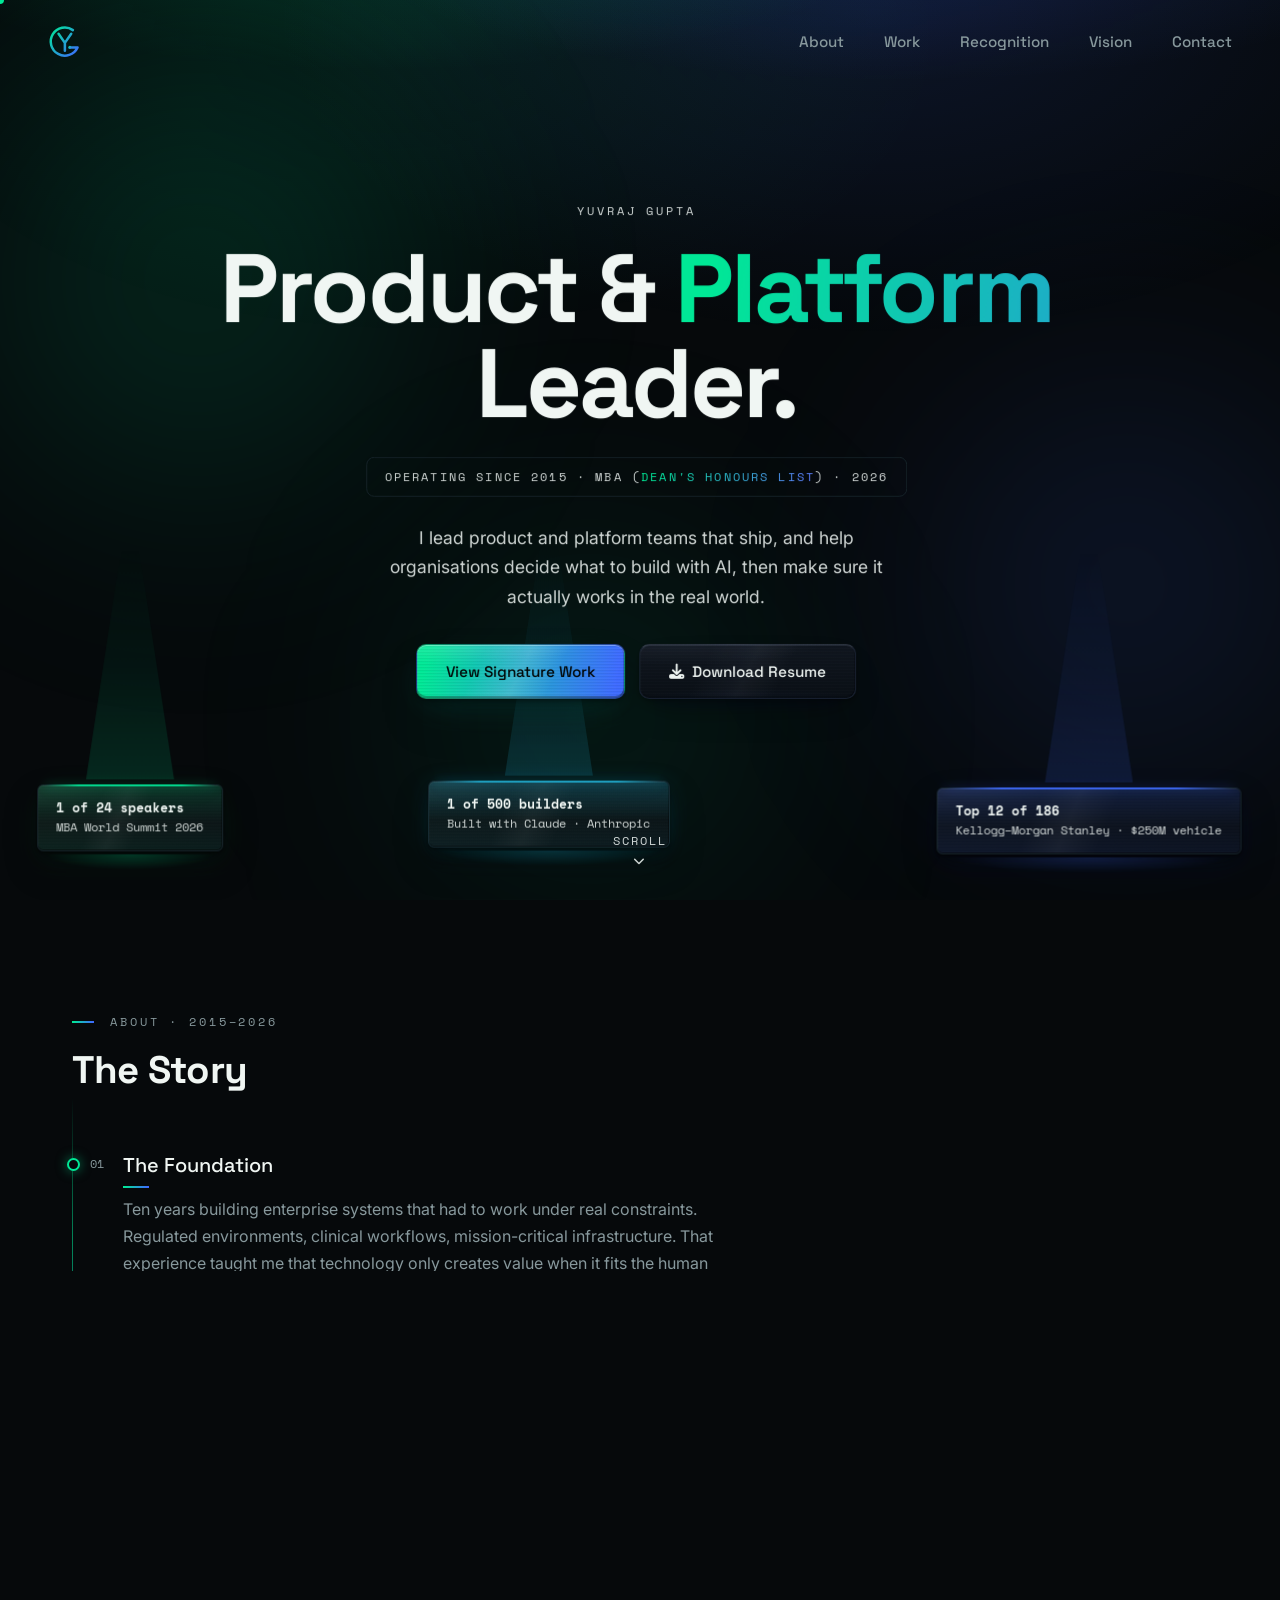
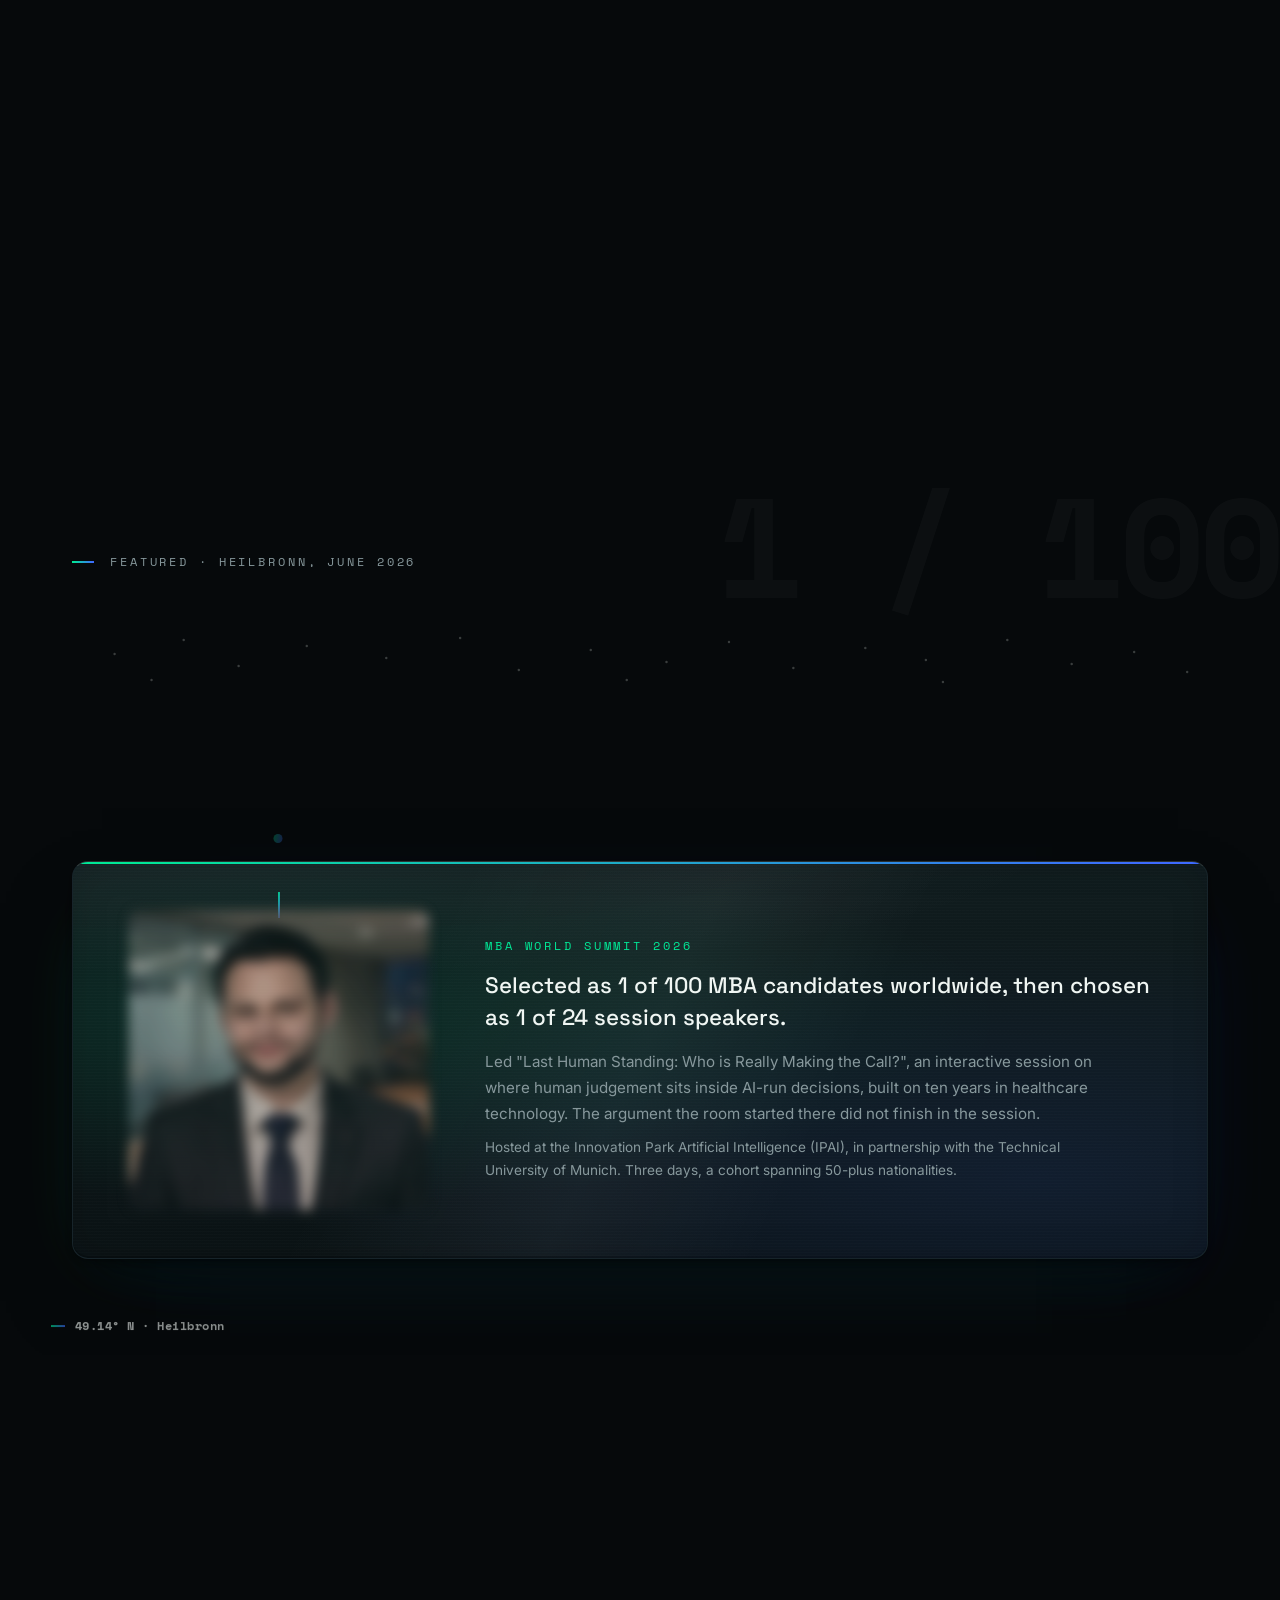
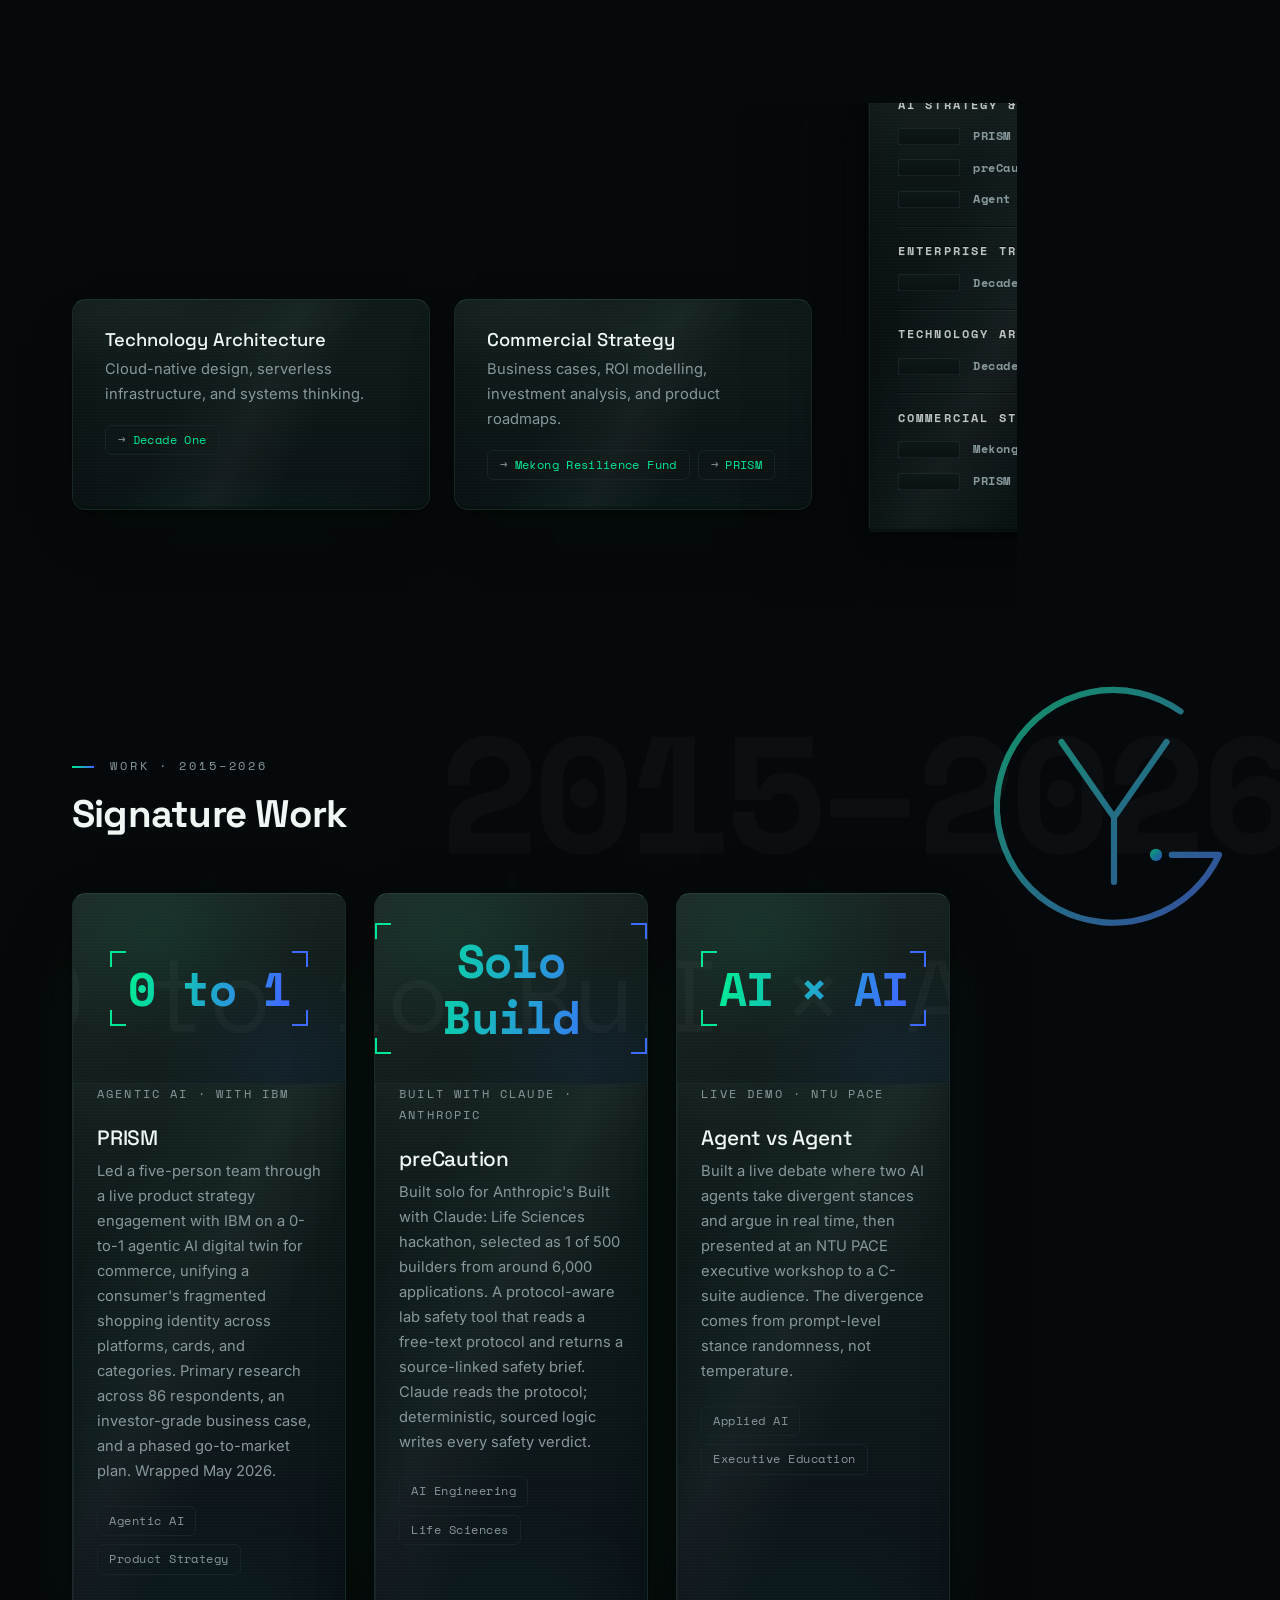
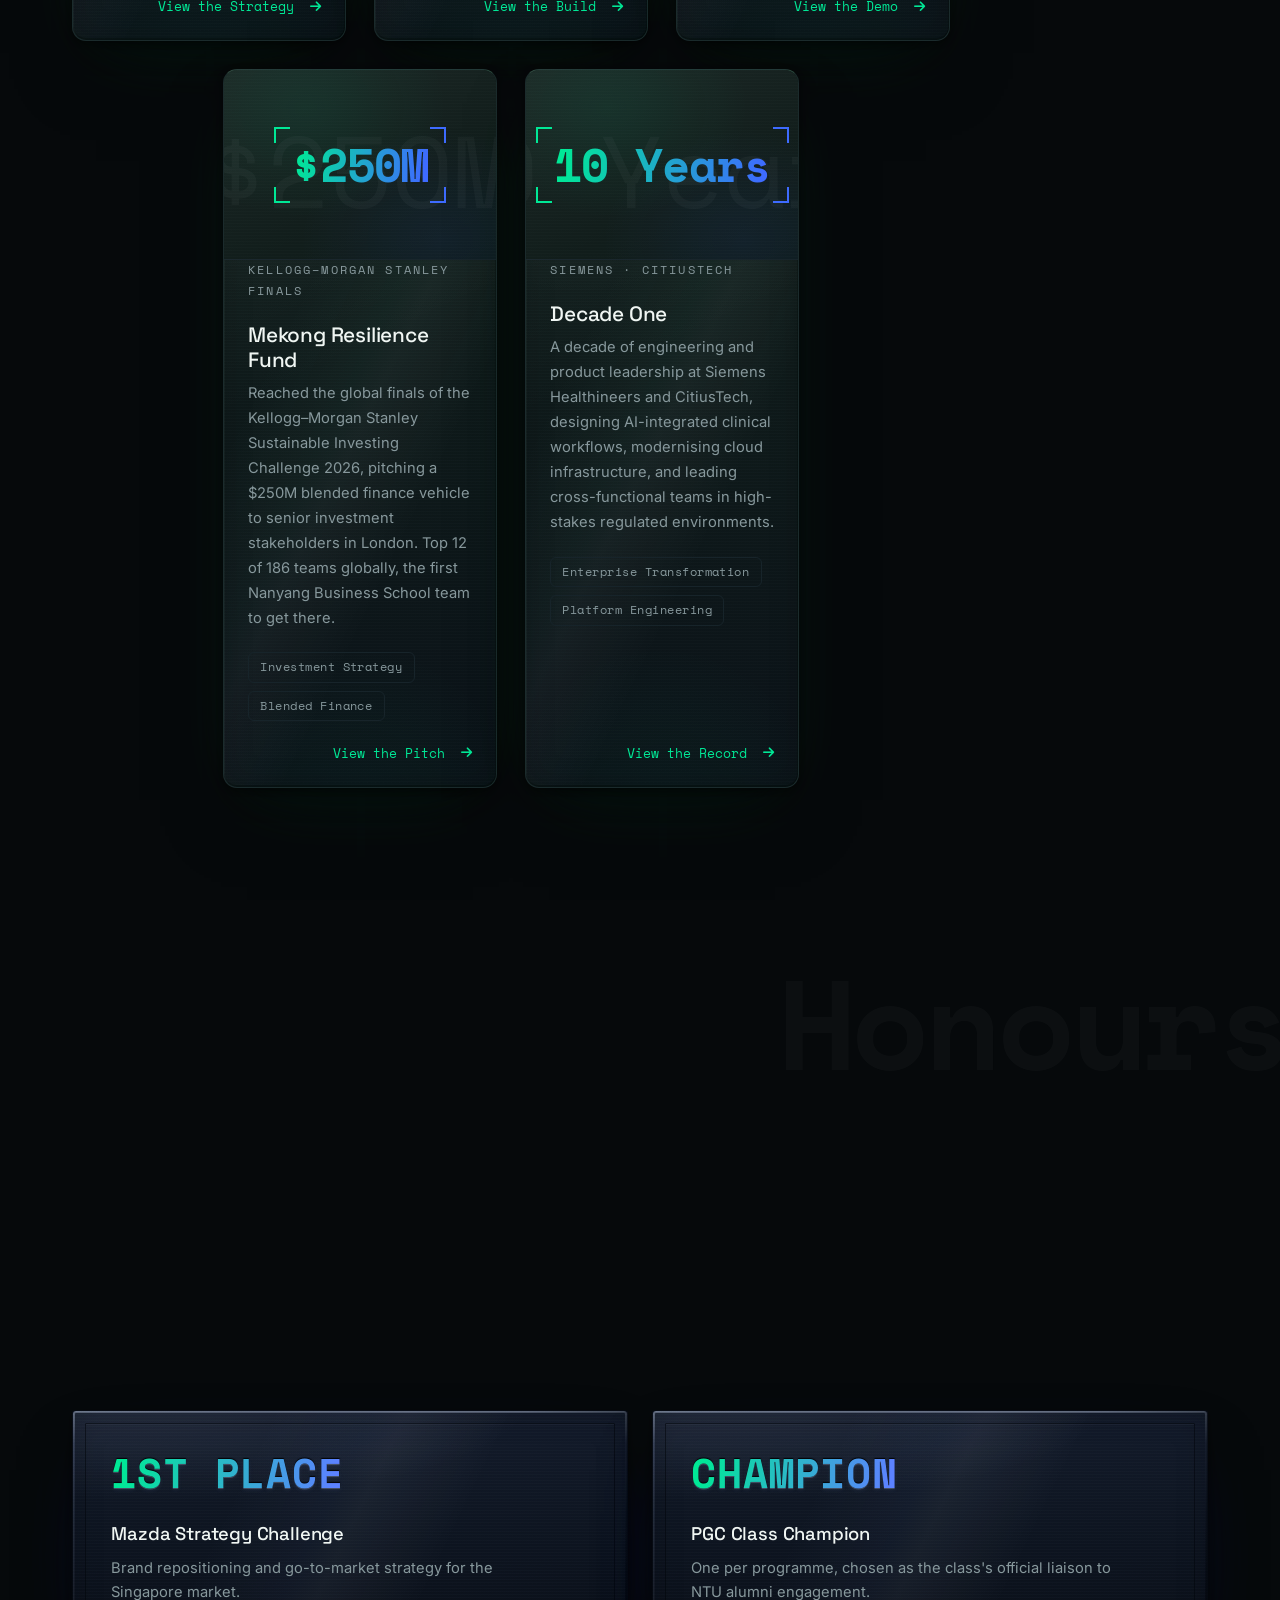
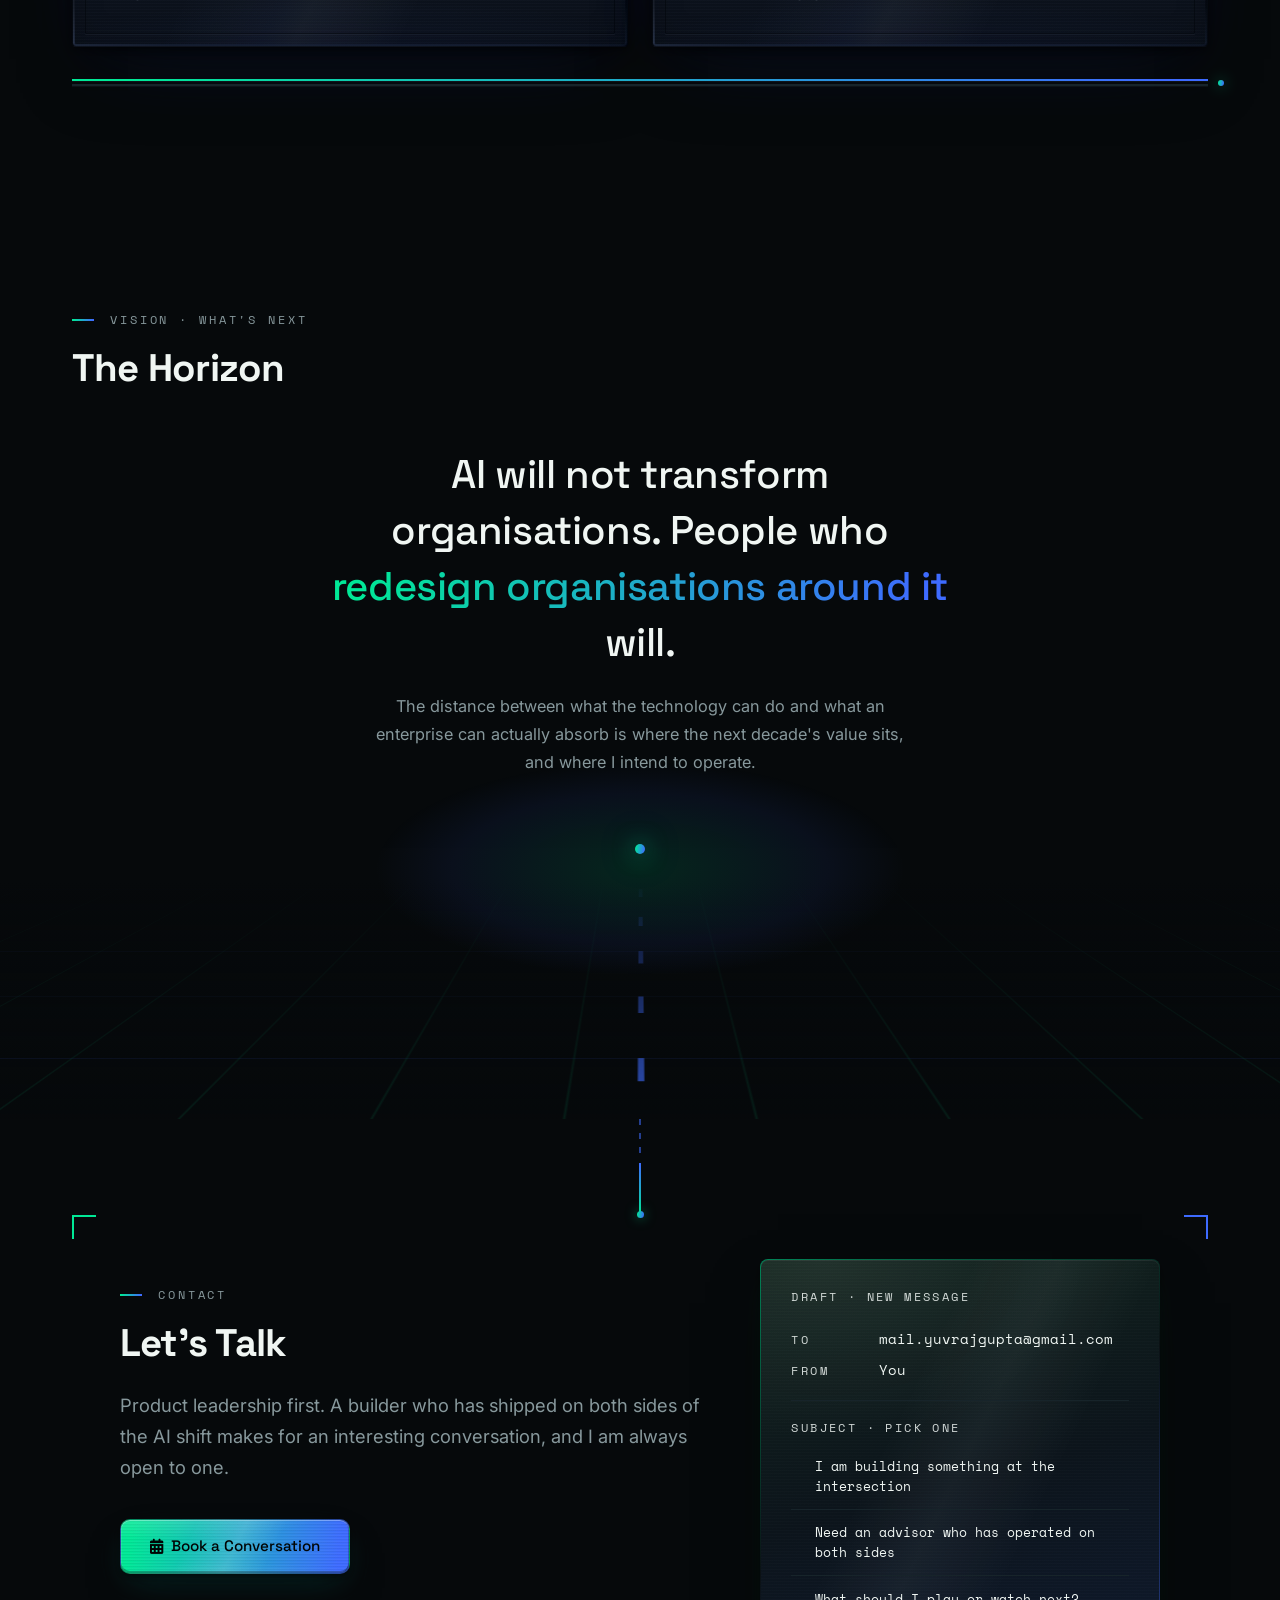
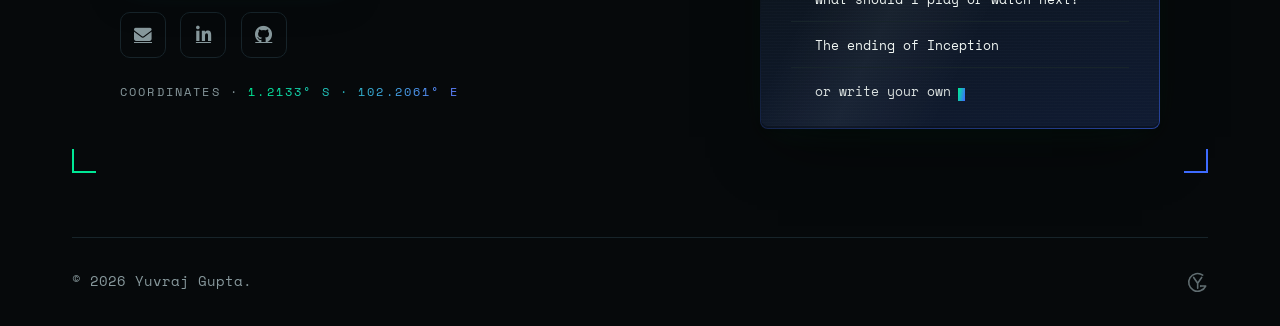
<file: index.html>
<!DOCTYPE html>
<html lang="en">

<head>
    <meta charset="UTF-8">
    <meta name="viewport" content="width=device-width, initial-scale=1.0">
    <title>Yuvraj Gupta | Product & Platform Leader</title>
    <meta name="description"
        content="Product and platform leader. Ten years of systems that could not fail, now leading what organisations build with AI. MBA (Dean's Honours List), Nanyang Business School." />
    <meta property="og:title" content="Yuvraj Gupta | Product & Platform Leader" />
    <meta property="og:description" content="I lead product and platform teams that ship, and help organisations decide what to build with AI. A builder who has shipped on both sides of the AI shift makes for an interesting conversation." />
    <meta property="og:image" content="https://theyuvrajgupta.github.io/portfolio/assets/og-preview.png" />
    <meta property="og:image:width" content="1200" />
    <meta property="og:image:height" content="630" />
    <meta property="og:image:alt" content="Yuvraj Gupta, Product and Platform Leader. Aurora duotone hero with the status line: Operating since 2015, MBA (Dean's Honours List), 2026." />
    <meta property="og:url" content="https://theyuvrajgupta.github.io/" />
    <meta property="og:type" content="website" />
    <meta name="twitter:card" content="summary_large_image" />
    <meta name="twitter:title" content="Yuvraj Gupta | Product & Platform Leader" />
    <meta name="twitter:description" content="I lead product and platform teams that ship, and help organisations decide what to build with AI. A builder who has shipped on both sides of the AI shift makes for an interesting conversation." />
    <meta name="twitter:image" content="https://theyuvrajgupta.github.io/portfolio/assets/og-preview.png" />
    <meta name="twitter:image:alt"
        content="Yuvraj Gupta, Product &amp; Platform Leader. Operating since 2015, MBA (Dean's Honours List), 2026." />
    <link rel="icon"
        href="data:image/svg+xml,<svg xmlns='http://www.w3.org/2000/svg' viewBox='0 0 100 100'><defs><linearGradient id='g' x1='0' y1='0' x2='1' y2='1'><stop offset='0' stop-color='%2300E896'/><stop offset='1' stop-color='%233E6BFF'/></linearGradient></defs><circle cx='50' cy='50' r='50' fill='%230C1218'/><g transform='translate(8.5,3) scale(0.262)'><path fill='none' stroke='url(%23g)' stroke-width='30' stroke-linecap='round' stroke-linejoin='round' d='M 100,112 L 160,198 L 160,272 M 220,112 L 160,198 M 236,77 A 133 133 0 1 0 280,241 L 226,241'/><circle cx='208' cy='241' r='22' fill='url(%23g)'/></g></svg>">
    <link rel="stylesheet" href="./portfolio/css/style.css">
    <link rel="stylesheet" href="https://cdnjs.cloudflare.com/ajax/libs/font-awesome/6.4.0/css/all.min.css">
    <link rel="preconnect" href="https://fonts.googleapis.com">
    <link rel="preconnect" href="https://fonts.gstatic.com" crossorigin>
    <link
        href="https://fonts.googleapis.com/css2?family=Space+Grotesk:wght@400;500;700&family=Space+Mono:wght@400;700&family=Inter:wght@400;500&display=swap"
        rel="stylesheet">
</head>

<body>
    <a class="skip-link" href="#main-content">Skip to content</a>
    <div class="page-atmosphere" aria-hidden="true">
        <span class="atmo atmo-1"></span>
        <span class="atmo atmo-2"></span>
        <span class="atmo atmo-3"></span>
    </div>
    <div id="scroll-progress-bar" aria-hidden="true"></div>
    <div class="cursor" aria-hidden="true"><span></span></div>

    <nav class="navbar" aria-label="Primary">
        <div class="container">
            <a href="#home" class="nav-logo" aria-label="YG, back to top">
                <svg viewBox="0 0 320 360" aria-hidden="true" focusable="false">
                    <defs>
                        <linearGradient id="nav-grad" x1="0" y1="0" x2="1" y2="1">
                            <stop offset="0" stop-color="#00E896" />
                            <stop offset="1" stop-color="#3E6BFF" />
                        </linearGradient>
                    </defs>
                    <path fill="none" stroke="url(#nav-grad)" stroke-width="24" stroke-linecap="round"
                        stroke-linejoin="round"
                        d="M 100,112 L 160,198 L 160,272 M 220,112 L 160,198 M 236,77 A 133 133 0 1 0 280,241 L 226,241" />
                    <circle cx="208" cy="241" r="16" fill="url(#nav-grad)" />
                </svg>
            </a>
            <ul class="nav-menu" role="list">
                <li><a href="#about">About</a></li>
                <li><a href="#projects">Work</a></li>
                <li><a href="#recognition">Recognition</a></li>
                <li><a href="#vision">Vision</a></li>
                <li><a href="#contact">Contact</a></li>
            </ul>
            <button class="hamburger-btn" aria-label="Toggle navigation menu" aria-expanded="false"
                aria-controls="mobile-nav">
                <span></span>
                <span></span>
                <span></span>
            </button>
        </div>
    </nav>
    <nav class="mobile-nav" id="mobile-nav" aria-hidden="true" aria-label="Menu">
        <ul role="list">
            <li><a href="#about">About</a></li>
            <li><a href="#projects">Work</a></li>
            <li><a href="#recognition">Recognition</a></li>
            <li><a href="#vision">Vision</a></li>
            <li><a href="#contact">Contact</a></li>
        </ul>
    </nav>

    <main id="main-content" tabindex="-1">

        <!-- ======== HOME SECTION ======== -->
        <section id="home" class="home-section">
            <!-- THE AURORA: the site is named Aurora Field, and the hero is
                 the only place the aurora itself appears. Structured light
                 curtains breathe above the headline — emerald pole left,
                 cobalt right, the blend hues between — and the cursor
                 steers the sky via the shared depth engine. Decorative;
                 the credential row below is real content in the hero. -->
            <div class="hero-aurora" aria-hidden="true">
                <div class="au-wash"></div>
                <div class="au-crown"></div>
                <div class="au-wrap au-back" data-depth="0.025" data-drift="0">
                    <div class="au-curtain au-c1"></div>
                    <div class="au-curtain au-c3"></div>
                </div>
                <div class="au-wrap au-front" data-depth="0.06" data-drift="0">
                    <div class="au-curtain au-c2"></div>
                    <div class="au-curtain au-c4"></div>
                </div>
                <!-- The living sky: canvas ribbons rendered by the engine
                     under desktop + motion; the CSS curtains above are the
                     rest state everywhere else -->
                <canvas class="au-live" width="640" height="300"></canvas>
            </div>
            <div class="hero" data-depth="-0.018" data-drift="4">
                <h1 class="hero-headline"><span class="hero-name">Yuvraj Gupta</span>Product &amp; <span
                        class="grad">Platform</span><br>Leader.</h1>
                <p class="hero-status">Operating since 2015 &middot; MBA (<span class="hs-em">Dean's Honours
                        List</span>)
                    &middot; 2026</p>
                <p class="hero-intro">I lead product and platform teams that ship, and help organisations decide what
                    to build with AI, then make sure it actually works in the real world.</p>
                <div class="home-buttons">
                    <a href="#projects" class="btn btn-primary btn-live-edge">View Signature Work<span
                            class="btn-edge" aria-hidden="true"></span></a>
                    <a href="./portfolio/assets/Resume_YuvrajGupta.pdf" class="btn btn-ghost btn-live-edge" download><i
                            class="fa-solid fa-download" aria-hidden="true"></i> Download Resume<span
                            class="btn-edge" aria-hidden="true"></span></a>
                </div>
            </div>

            <!-- THE LANDINGS: the aurora comes down in three places. Each
                 credential is a landing site spread across the hero's lower
                 volume: a cone of station-hued light descending from the
                 sky, the machined instrument plate at its foot, a glow pool
                 beneath, each at its own parallax depth (data-depth on the
                 wrappers; the engine owns their transforms). Real content;
                 decorative spans only are aria-hidden. -->
            <div class="creds-field">
                <div class="cred-wrap cw-1" data-depth="0.04" data-drift="5">
                    <div class="cred cred-e">
                        <span class="cred-beam" aria-hidden="true"></span>
                        <span class="cred-pool" aria-hidden="true"></span>
                        <span class="cred-catch" aria-hidden="true"></span>
                        <span class="k">1 of 24 speakers</span><span class="v">MBA World Summit
                            2026</span>
                    </div>
                </div>
                <div class="cred-wrap cw-2" data-depth="0.07" data-drift="6">
                    <div class="cred cred-t">
                        <span class="cred-beam" aria-hidden="true"></span>
                        <span class="cred-pool" aria-hidden="true"></span>
                        <span class="cred-catch" aria-hidden="true"></span>
                        <span class="k">1 of 500 builders</span><span class="v">Built with Claude
                            &middot; Anthropic</span>
                    </div>
                </div>
                <div class="cred-wrap cw-3" data-depth="0.1" data-drift="5">
                    <div class="cred cred-c">
                        <span class="cred-beam" aria-hidden="true"></span>
                        <span class="cred-pool" aria-hidden="true"></span>
                        <span class="cred-catch" aria-hidden="true"></span>
                        <span class="k">Top 12 of 186</span><span class="v">Kellogg&ndash;Morgan Stanley
                            &middot; $250M vehicle</span>
                    </div>
                </div>
            </div>

            <div class="scroll-indicator" aria-hidden="true">
                <span>Scroll</span>
                <i class="fa-solid fa-chevron-down"></i>
            </div>
        </section>

        <!-- ======== ABOUT SECTION ======== -->
        <section id="about" class="about-section">
            <div class="container">
                <header class="section-head reveal">
                    <p class="section-eyebrow">About &middot; 2015&ndash;2026</p>
                    <h2 class="section-title">The Story</h2>
                </header>
                <div class="about-layout">
                <div class="timeline-container">
                    <span class="timeline-progress" aria-hidden="true"></span>
                    <div class="timeline-item reveal" data-focal>
                        <span class="timeline-marker" aria-hidden="true">01</span>
                        <div class="timeline-content">
                            <h3>The Foundation</h3>
                            <p>Ten years building enterprise systems that had to work under real constraints. Regulated
                                environments, clinical workflows, mission-critical infrastructure. That experience taught
                                me that technology only creates value when it fits the human and organisational context
                                around it.</p>
                        </div>
                    </div>
                    <div class="timeline-item reveal" data-focal>
                        <span class="timeline-marker" aria-hidden="true">02</span>
                        <div class="timeline-content">
                            <h3>The Sharpening</h3>
                            <p>An MBA at Nanyang Business School, completed in 2026, added the commercial and
                                strategic layer. Not a career change, a capability expansion. From executing
                                transformations to steering them, from building products to deciding what gets
                                built and why.</p>
                        </div>
                    </div>
                    <div class="timeline-item reveal" data-focal>
                        <span class="timeline-marker" aria-hidden="true">03</span>
                        <div class="timeline-content">
                            <h3>The Edge</h3>
                            <p>Most strategists cannot go deep on architecture. Most engineers cannot hold a room of
                                investors or C-suite stakeholders. That gap is where I operate. The bilingual bridge
                                between technical teams and business decision-makers.</p>
                        </div>
                    </div>
                    <div class="timeline-item reveal" data-focal>
                        <span class="timeline-marker" aria-hidden="true">04</span>
                        <div class="timeline-content">
                            <h3>Beyond Work</h3>
                            <!-- The thinking travels three channels; each line is a proof
                                 already on this site (Featured strip, card 3, footer marks) -->
                            <ul class="voice-lines" role="list">
                                <li><span class="k">On stage</span><span class="v">MBA World Summit 2026 &middot; 1 of
                                        24 speakers</span></li>
                                <li><span class="k">In the room</span><span class="v">Agent vs Agent, argued live for a
                                        C-suite audience</span></li>
                                <li><span class="k">On the feed</span><span class="v">AI, strategy, and leadership on
                                        <a href="https://www.linkedin.com/in/theyuvrajgupta/" target="_blank"
                                            rel="noopener noreferrer">LinkedIn</a></span></li>
                            </ul>
                            <p>Avid gamer when not thinking about enterprise transformation. Firm believer that the
                                best ideas come from outside your industry.</p>
                        </div>
                    </div>
                </div>
                <div class="about-frame-col" aria-hidden="true">
                    <div class="about-frame" id="about-frame">
                        <span class="afc afc-tl"></span>
                        <span class="afc afc-tr"></span>
                        <span class="afc afc-bl"></span>
                        <span class="afc afc-br"></span>
                        <span class="af-dot"></span>
                    </div>
                </div>
                </div>
            </div>
        </section>

        <!-- ======== FEATURED MOMENT SECTION ======== -->
        <section id="featured-moment" class="featured-moment-section" data-focal>
            <div class="section-field" aria-hidden="true">
                <span class="frag frag-far fm1" data-fz="0.10"><span class="k">~45,000 reached</span></span>
                <span class="frag frag-mid fm2" data-fz="0.14"><span class="k">100 selected</span></span>
                <span class="frag frag-near fm3" data-fz="0.18"><span class="k">24 speakers</span></span>
                <span class="frag frag-far fm4" data-fz="0.08"><span class="k">49.14&deg; N &middot; Heilbronn</span></span>
                <span class="section-ghost featured-ghost" data-fz="0.06">1 / 100</span>
            </div>
            <div class="container">
                <header class="section-head reveal">
                    <p class="section-eyebrow">Featured &middot; Heilbronn, June 2026</p>
                </header>
                <div class="convergence" aria-hidden="true">
                    <svg viewBox="0 0 1200 210" preserveAspectRatio="none" focusable="false">
                        <defs>
                            <linearGradient id="cvg" x1="0" y1="0" x2="1" y2="1">
                                <stop offset="0" stop-color="#00E896" />
                                <stop offset="1" stop-color="#3E6BFF" />
                            </linearGradient>
                        </defs>
                        <g class="cv-field">
                            <circle cx="45" cy="26" r="1.3" /><circle cx="118" cy="12" r="1.3" />
                            <circle cx="176" cy="38" r="1.3" /><circle cx="248" cy="18" r="1.3" />
                            <circle cx="332" cy="30" r="1.3" /><circle cx="410" cy="10" r="1.3" />
                            <circle cx="472" cy="42" r="1.3" /><circle cx="548" cy="22" r="1.3" />
                            <circle cx="628" cy="34" r="1.3" /><circle cx="694" cy="14" r="1.3" />
                            <circle cx="762" cy="40" r="1.3" /><circle cx="838" cy="20" r="1.3" />
                            <circle cx="902" cy="32" r="1.3" /><circle cx="988" cy="12" r="1.3" />
                            <circle cx="1056" cy="36" r="1.3" /><circle cx="1122" cy="24" r="1.3" />
                            <circle cx="1178" cy="44" r="1.3" /><circle cx="84" cy="52" r="1.3" />
                            <circle cx="586" cy="52" r="1.3" /><circle cx="920" cy="54" r="1.3" />
                        </g>
                        <g class="cv-paths">
                            <path class="cv cv-out" pathLength="1" d="M1140,30 C1050,70 950,100 880,122" />
                            <path class="cv cv-out" pathLength="1" d="M980,40 C900,80 820,110 758,130" />
                            <path class="cv cv-out" pathLength="1" d="M240,34 C280,80 322,110 352,134" />
                            <path class="cv cv-out" pathLength="1" d="M64,58 C120,100 180,122 232,142" />
                            <path class="cv cv-out" pathLength="1" d="M636,46 C600,90 560,120 528,140" />
                            <path class="cv cv-mid" pathLength="1" d="M120,22 C160,80 200,124 230,162" />
                            <path class="cv cv-mid" pathLength="1" d="M340,10 C350,70 302,124 270,172" />
                            <path class="cv cv-mid" pathLength="1" d="M520,18 C480,90 380,132 302,180" />
                            <path class="cv cv-mid" pathLength="1" d="M700,12 C640,90 482,142 322,188" />
                            <path class="cv cv-mid" pathLength="1" d="M880,20 C780,100 560,152 362,196" />
                            <path class="cv cv-one" pathLength="1" d="M1050,16 C900,82 480,120 217,206" />
                        </g>
                    </svg>
                    <span class="cv-dot"></span>
                </div>
                <div class="featured-moment-strip reveal">
                    <div class="featured-frame">
                        <img src="./portfolio/assets/profile-pic.jpg" alt="Yuvraj Gupta" width="320" height="480"
                            loading="lazy" class="featured-moment-photo">
                    </div>
                    <div class="featured-moment-content">
                        <h2 class="featured-moment-label">MBA World Summit 2026</h2>
                        <p class="featured-moment-statement">Selected as 1 of 100 MBA candidates worldwide, then
                            chosen as 1 of 24 session speakers.</p>
                        <p class="session-line">Led "Last Human Standing: Who is Really Making the Call?", an
                            interactive session on where human judgement sits inside AI-run decisions, built on
                            ten years in healthcare technology. The argument the room started there did not finish
                            in the session.</p>
                        <p class="closing-line">Hosted at the Innovation Park Artificial Intelligence (IPAI), in
                            partnership with the Technical University of Munich. Three days, a cohort spanning
                            50-plus nationalities.</p>
                    </div>
                </div>
            </div>
        </section>

        <!-- ======== EXPERTISE SECTION ======== -->
        <section id="expertise" class="expertise-section" data-focal>
            <div class="container">
                <header class="section-head reveal">
                    <p class="section-eyebrow">Capabilities &middot; Linked to proof</p>
                    <h2 class="section-title">Core Competencies</h2>
                </header>
                <div class="expertise-layout">
                <div class="competency-grid">
                    <div class="competency-block reveal">
                        <h3>AI Strategy &amp; Innovation</h3>
                        <p>Agentic systems, enterprise AI roadmaps, and human-AI decision design.</p>
                        <div class="proof-links">
                            <button class="proof-chip" aria-haspopup="dialog" data-modal-target="project1">PRISM</button>
                            <button class="proof-chip" aria-haspopup="dialog" data-modal-target="project2">preCaution</button>
                            <button class="proof-chip" aria-haspopup="dialog" data-modal-target="project3">Agent vs Agent</button>
                        </div>
                    </div>
                    <div class="competency-block reveal">
                        <h3>Enterprise Transformation</h3>
                        <p>Platform modernisation, go-to-market acceleration, and change that sticks.</p>
                        <div class="proof-links">
                            <button class="proof-chip" aria-haspopup="dialog" data-modal-target="project5">Decade One</button>
                        </div>
                    </div>
                    <div class="competency-block reveal">
                        <h3>Technology Architecture</h3>
                        <p>Cloud-native design, serverless infrastructure, and systems thinking.</p>
                        <div class="proof-links">
                            <button class="proof-chip" aria-haspopup="dialog" data-modal-target="project5">Decade One</button>
                        </div>
                    </div>
                    <div class="competency-block reveal">
                        <h3>Commercial Strategy</h3>
                        <p>Business cases, ROI modelling, investment analysis, and product roadmaps.</p>
                        <div class="proof-links">
                            <button class="proof-chip" aria-haspopup="dialog" data-modal-target="project4">Mekong Resilience Fund</button>
                            <button class="proof-chip" aria-haspopup="dialog" data-modal-target="project1">PRISM</button>
                        </div>
                    </div>
                </div>
                <!-- THE PUNCH CARD: the proof mapping as a perforated record.
                     Seven apertures punched clean through an anodised card;
                     the aurora behind shows only where work actually ran, so
                     absence is solid metal and no empty cells can exist. The
                     clipped corner is the registration cut. Decorative
                     duplicate (chips carry the real mapping); labels carry
                     data-ghost for the focus-pull JS (PRISM and Decade One
                     punch twice, so labels repeat and ids would collide). -->
                <div class="punchcard" aria-hidden="true">
                    <div class="pc-plate">
                        <div class="pc-head">The through-line</div>
                        <div class="pc-group" data-c="1">
                            <span class="pc-name">AI Strategy &amp; Innovation</span>
                            <div class="pc-rows">
                                <div class="pc-punch"><span class="pc-aperture pc-a1"></span><span
                                        class="pc-label" data-ghost="project1">PRISM</span></div>
                                <div class="pc-punch"><span class="pc-aperture pc-a2"></span><span
                                        class="pc-label" data-ghost="project2">preCaution</span></div>
                                <div class="pc-punch"><span class="pc-aperture pc-a3"></span><span
                                        class="pc-label" data-ghost="project3">Agent vs Agent</span></div>
                            </div>
                        </div>
                        <div class="pc-group" data-c="2">
                            <span class="pc-name">Enterprise Transformation</span>
                            <div class="pc-rows">
                                <div class="pc-punch"><span class="pc-aperture pc-a4"></span><span
                                        class="pc-label" data-ghost="project5">Decade One</span></div>
                            </div>
                        </div>
                        <div class="pc-group" data-c="3">
                            <span class="pc-name">Technology Architecture</span>
                            <div class="pc-rows">
                                <div class="pc-punch"><span class="pc-aperture pc-a5"></span><span
                                        class="pc-label" data-ghost="project5">Decade One</span></div>
                            </div>
                        </div>
                        <div class="pc-group" data-c="4">
                            <span class="pc-name">Commercial Strategy</span>
                            <div class="pc-rows">
                                <div class="pc-punch"><span class="pc-aperture pc-a6"></span><span
                                        class="pc-label" data-ghost="project4">Mekong Resilience Fund</span></div>
                                <div class="pc-punch"><span class="pc-aperture pc-a7"></span><span
                                        class="pc-label" data-ghost="project1">PRISM</span></div>
                            </div>
                        </div>
                    </div>
                </div>
                </div>
            </div>
        </section>

        <!-- ======== PROJECTS SECTION ======== -->
        <section id="projects" class="projects-section">
            <div class="section-field" aria-hidden="true">
                <span class="section-ghost projects-ghost" data-fz="0.05">2015&ndash;2026</span>
                <div class="signature-mark">
                    <svg viewBox="0 0 320 360" preserveAspectRatio="xMidYMid meet" focusable="false">
                        <defs>
                            <linearGradient id="sig-grad" x1="0" y1="0" x2="1" y2="1">
                                <stop offset="0" stop-color="#00E896" />
                                <stop offset="1" stop-color="#3E6BFF" />
                            </linearGradient>
                        </defs>
                        <!-- YG monogram, drawn in writing order: the Y first (left arm
                             into the stem, then the right arm), then the G swept around
                             it, closing with the bar. The pen lifts onto the dot. -->
                        <path class="signature-track"
                            d="M 100,112 L 160,198 L 160,272 M 220,112 L 160,198 M 236,77 A 133 133 0 1 0 280,241 L 226,241" />
                        <path class="signature-path" pathLength="1"
                            d="M 100,112 L 160,198 L 160,272 M 220,112 L 160,198 M 236,77 A 133 133 0 1 0 280,241 L 226,241" />
                        <circle class="signature-dot" cx="208" cy="241" r="7" />
                    </svg>
                </div>
            </div>
            <div class="container">
                <header class="section-head reveal">
                    <p class="section-eyebrow">Work &middot; 2015&ndash;2026</p>
                    <h2 class="section-title">Signature Work</h2>
                </header>
                <div class="projects-grid">

                    <!-- Card 1: PRISM. The card is a plain container — role="button"
                         made every descendant presentational and erased the h3/copy
                         from the accessibility tree; the real control is the
                         .project-link button, stretched over the card via its ::before -->
                    <div class="project-card reveal">
                        <span class="btn-edge card-edge" aria-hidden="true"></span>
                        <div class="card-visual" data-anchor="0 to 1" aria-hidden="true">
                            <div class="anchor-frame">
                                <span></span>
                                <span class="card-visual-anchor">0 to 1</span>
                                <span></span>
                            </div>
                        </div>
                        <p class="card-kicker" id="project1-card-kicker">Agentic AI &middot; with IBM</p>
                        <h3 id="project1-card-title">PRISM</h3>
                        <p>Led a five-person team through a live product strategy engagement with IBM on a 0-to-1
                            agentic AI digital twin for commerce, unifying a consumer's fragmented shopping identity
                            across platforms, cards, and categories. Primary research across 86 respondents, an
                            investor-grade business case, and a phased go-to-market plan. Wrapped May 2026.</p>
                        <div class="project-tags"><span>Agentic AI</span><span>Product Strategy</span></div>
                        <button class="project-link" data-modal-target="project1" aria-haspopup="dialog">View
                            the Strategy<span class="visually-hidden"> &middot; PRISM</span> <i
                                class="fa-solid fa-arrow-right" aria-hidden="true"></i></button>
                    </div>

                    <!-- Card 2: preCaution -->
                    <div class="project-card reveal">
                        <span class="btn-edge card-edge" aria-hidden="true"></span>
                        <div class="card-visual" data-anchor="Solo Build" aria-hidden="true">
                            <div class="anchor-frame">
                                <span></span>
                                <span class="card-visual-anchor">Solo Build</span>
                                <span></span>
                            </div>
                        </div>
                        <p class="card-kicker" id="project2-card-kicker">Built with Claude &middot; Anthropic</p>
                        <h3 id="project2-card-title">preCaution</h3>
                        <p>Built solo for Anthropic's Built with Claude: Life Sciences hackathon, selected as 1 of 500
                            builders from around 6,000 applications. A protocol-aware lab safety tool that reads a
                            free-text protocol and returns a source-linked safety brief. Claude reads the protocol;
                            deterministic, sourced logic writes every safety verdict.</p>
                        <div class="project-tags"><span>AI Engineering</span><span>Life Sciences</span></div>
                        <button class="project-link" data-modal-target="project2" aria-haspopup="dialog">View
                            the Build<span class="visually-hidden"> &middot; preCaution</span> <i
                                class="fa-solid fa-arrow-right" aria-hidden="true"></i></button>
                    </div>

                    <!-- Card 3: Agent vs Agent -->
                    <div class="project-card reveal">
                        <span class="btn-edge card-edge" aria-hidden="true"></span>
                        <div class="card-visual" data-anchor="AI × AI" aria-hidden="true">
                            <div class="anchor-frame">
                                <span></span>
                                <span class="card-visual-anchor">AI &times; AI</span>
                                <span></span>
                            </div>
                        </div>
                        <p class="card-kicker" id="project3-card-kicker">Live demo &middot; NTU PACE</p>
                        <h3 id="project3-card-title">Agent vs Agent</h3>
                        <p>Built a live debate where two AI agents take divergent stances and argue in real time,
                            then presented at an NTU PACE executive workshop to a C-suite audience. The
                            divergence comes from prompt-level stance randomness, not temperature.</p>
                        <div class="project-tags"><span>Applied AI</span><span>Executive Education</span></div>
                        <button class="project-link" data-modal-target="project3" aria-haspopup="dialog">View
                            the Demo<span class="visually-hidden"> &middot; Agent vs Agent</span> <i
                                class="fa-solid fa-arrow-right" aria-hidden="true"></i></button>
                    </div>

                    <!-- Card 4: Kellogg -->
                    <div class="project-card reveal">
                        <span class="btn-edge card-edge" aria-hidden="true"></span>
                        <div class="card-visual" data-anchor="$250M" aria-hidden="true">
                            <div class="anchor-frame">
                                <span></span>
                                <span class="card-visual-anchor">$250M</span>
                                <span></span>
                            </div>
                        </div>
                        <p class="card-kicker" id="project4-card-kicker">Kellogg&ndash;Morgan Stanley finals</p>
                        <h3 id="project4-card-title">Mekong Resilience Fund</h3>
                        <p>Reached the global finals of the Kellogg&ndash;Morgan Stanley Sustainable Investing
                            Challenge 2026, pitching a $250M blended finance vehicle to senior investment stakeholders
                            in London. Top 12 of 186 teams globally, the first Nanyang Business School team to get there.</p>
                        <div class="project-tags"><span>Investment Strategy</span><span>Blended Finance</span></div>
                        <button class="project-link" data-modal-target="project4" aria-haspopup="dialog">View
                            the Pitch<span class="visually-hidden"> &middot; Mekong Resilience Fund</span> <i
                                class="fa-solid fa-arrow-right" aria-hidden="true"></i></button>
                    </div>

                    <!-- Card 5: Foundation -->
                    <div class="project-card reveal">
                        <span class="btn-edge card-edge" aria-hidden="true"></span>
                        <div class="card-visual" data-anchor="10 Years" aria-hidden="true">
                            <div class="anchor-frame">
                                <span></span>
                                <span class="card-visual-anchor">10 Years</span>
                                <span></span>
                            </div>
                        </div>
                        <p class="card-kicker" id="project5-card-kicker">Siemens &middot; CitiusTech</p>
                        <h3 id="project5-card-title">Decade One</h3>
                        <p>A decade of engineering and product leadership at Siemens Healthineers and CitiusTech,
                            designing AI-integrated clinical workflows, modernising cloud infrastructure, and leading
                            cross-functional teams in high-stakes regulated environments.</p>
                        <div class="project-tags"><span>Enterprise Transformation</span><span>Platform
                                Engineering</span></div>
                        <button class="project-link" data-modal-target="project5" aria-haspopup="dialog">View
                            the Record<span class="visually-hidden"> &middot; Decade One</span> <i
                                class="fa-solid fa-arrow-right" aria-hidden="true"></i></button>
                    </div>

                </div>
            </div>
        </section>

        <!-- ======== RECOGNITION SECTION ======== -->
        <section id="recognition" class="recognition-section">
            <div class="section-field" aria-hidden="true">
                <span class="section-ghost recognition-ghost" data-fz="0.05">Honours</span>
            </div>
            <div class="container">
                <header class="section-head reveal">
                    <p class="section-eyebrow">Recognition &middot; Class of 2026</p>
                    <h2 class="section-title">The Ledger</h2>
                </header>
                <ul class="recognition-ledger" role="list">
                    <li class="recognition-item reveal">
                        <span class="ledger-engraving" data-e="Top 10%">Top 10%</span>
                        <h3 class="ledger-title">Dean's Honours List 2026</h3>
                        <span class="ledger-note">Cumulative academic performance, ranked across the
                            graduating MBA cohort at Nanyang Business School.</span>
                    </li>
                    <li class="recognition-item reveal">
                        <span class="ledger-engraving" data-e="Runner-up">Runner-up</span>
                        <h3 class="ledger-title">VCIC Asia Finals 2026</h3>
                        <span class="ledger-note">Acting MedTech subject-matter expert on the due diligence,
                            Venture Capital Investment Competition Asia Finals.</span>
                    </li>
                    <li class="recognition-item reveal">
                        <span class="ledger-engraving" data-e="1st Place">1st Place</span>
                        <h3 class="ledger-title">Mazda Strategy Challenge</h3>
                        <span class="ledger-note">Brand repositioning and go-to-market strategy for the
                            Singapore market.</span>
                    </li>
                    <li class="recognition-item reveal">
                        <span class="ledger-engraving" data-e="Champion">Champion</span>
                        <h3 class="ledger-title">PGC Class Champion</h3>
                        <span class="ledger-note">One per programme, chosen as the class's official liaison
                            to NTU alumni engagement.</span>
                    </li>
                </ul>
                <!-- The audit close: in bookkeeping, a finished account is "ruled
                     off" with a double rule. The scroll audits the entries, then
                     rules the ledger off; the pen lifts onto the dot. -->
                <div class="ruled-off" aria-hidden="true">
                    <span class="ro-ink ro-ink-1"></span>
                    <span class="ro-ink ro-ink-2"></span>
                    <span class="ro-dot"></span>
                </div>
            </div>
        </section>

        <!-- ======== VISION SECTION ======== -->
        <section id="vision" class="vision-section">
            <!-- The Horizon: a true perspective plane receding to a vanishing
                 point. The dashed PROPOSED path runs from the reader's feet
                 into the distance; the site's terminus dot waits on the
                 horizon line — the destination. Pure CSS 3D, all decorative. -->
            <div class="horizon-stage" aria-hidden="true">
                <div class="horizon-plane">
                    <div class="horizon-grid"></div>
                </div>
                <div class="horizon-fade"></div>
                <div class="horizon-glow"></div>
                <span class="horizon-dot"></span>
            </div>
            <div class="container">
                <header class="section-head reveal">
                    <p class="section-eyebrow">Vision &middot; What's next</p>
                    <h2 class="section-title">The Horizon</h2>
                </header>
                <p class="vision-statement reveal">AI will not transform organisations. People who <span
                        class="grad">redesign organisations around it</span> will.</p>
                <p class="vision-substatement reveal">The distance between what the technology can do and what an
                    enterprise can actually absorb is where the next decade's value sits, and where I intend to
                    operate.</p>
            </div>
        </section>

    </main>

    <!-- ======== FOOTER ======== -->
    <footer id="contact" class="footer" data-focal>
            <!-- The arrival: Vision's dashed path crosses the horizon into
                 Contact and turns SOLID — dashed means proposed everywhere on
                 this site; the line is real at the point you can reach him.
                 It lands, dot first, on the only fully closed frame. -->
            <div class="arrival-path" aria-hidden="true"></div>
            <div class="container">
                <div class="footer-cta">
                    <div class="footer-frame">
                        <span aria-hidden="true"></span>
                        <div class="footer-grid">
                        <div class="footer-left">
                        <div class="section-head reveal">
                            <p class="section-eyebrow">Contact</p>
                            <h2 class="section-title">Let's Talk</h2>
                        </div>
                        <p class="subtitle">Product leadership first. A builder who has shipped on both sides
                            of the AI shift makes for an interesting conversation, and I am always open to
                            one.</p>
                        <a href="https://calendly.com/theyuvrajgupta" target="_blank" rel="noopener"
                            class="btn btn-primary btn-live-edge edge-cobalt"><i class="fa-solid fa-calendar-days"
                                aria-hidden="true"></i> Book
                            a Conversation<span class="btn-edge" aria-hidden="true"></span></a>
                        <div class="channel-row">
                            <a class="channel" href="mailto:mail.yuvrajgupta@gmail.com" aria-label="Email"><i
                                    class="fa-solid fa-envelope" aria-hidden="true"></i></a>
                            <a class="channel" href="https://www.linkedin.com/in/theyuvrajgupta/" target="_blank"
                                rel="noopener" aria-label="LinkedIn"><i class="fa-brands fa-linkedin-in"
                                    aria-hidden="true"></i></a>
                            <a class="channel" href="https://github.com/theyuvrajgupta" target="_blank" rel="noopener"
                                aria-label="GitHub"><i class="fa-brands fa-github" aria-hidden="true"></i></a>
                        </div>
                        <!-- Decorative device (a wandering bearing), not information —
                             aria-hidden keeps the 140ms rewrites out of the a11y tree
                             (WCAG 2.2.2: auto-updating content with no pause control) -->
                        <p class="base-line" aria-hidden="true">Coordinates &middot; <span
                                class="coords-live">recalculating</span></p>
                        </div>
                        <!-- The old footer paragraph as a live artifact: a draft
                             already addressed to him, its subject lines the four
                             reasons to write. Every subject is a real mailto. -->
                        <aside class="draft-card reveal" aria-labelledby="draft-kicker">
                            <p class="draft-kicker" id="draft-kicker">Draft &middot; New message</p>
                            <div class="draft-meta">
                                <span class="draft-label">To</span>
                                <span class="draft-value">mail.yuvrajgupta@gmail.com</span>
                                <span class="draft-label">From</span>
                                <span class="draft-value">You</span>
                            </div>
                            <p class="draft-subject-label">Subject &middot; pick one</p>
                            <ul class="draft-subjects" role="list">
                                <li><a
                                        href="mailto:mail.yuvrajgupta@gmail.com?subject=I%20am%20building%20something%20at%20the%20intersection">I
                                        am building something at the intersection</a></li>
                                <li><a
                                        href="mailto:mail.yuvrajgupta@gmail.com?subject=Need%20an%20advisor%20who%20has%20operated%20on%20both%20sides">Need
                                        an advisor who has operated on both sides</a></li>
                                <li><a
                                        href="mailto:mail.yuvrajgupta@gmail.com?subject=What%20should%20I%20play%20or%20watch%20next%3F">What
                                        should I play or watch next?</a></li>
                                <li><a
                                        href="mailto:mail.yuvrajgupta@gmail.com?subject=The%20ending%20of%20Inception">The
                                        ending of Inception</a></li>
                                <!-- The fifth row is the wink: an empty subject field with a
                                     live caret — the four above are only suggestions. -->
                                <li class="draft-freeform"><a href="mailto:mail.yuvrajgupta@gmail.com">or write your
                                        own<span class="draft-caret" aria-hidden="true"></span></a></li>
                            </ul>
                        </aside>
                        </div>
                        <span aria-hidden="true"></span>
                    </div>
                </div>
                <div class="footer-bottom">
                    <p>&copy; 2026 Yuvraj Gupta.</p>
                    <svg class="footer-mark" viewBox="0 0 320 360" aria-hidden="true" focusable="false">
                        <path fill="none" stroke="currentColor" stroke-width="24" stroke-linecap="round"
                            stroke-linejoin="round"
                            d="M 100,112 L 160,198 L 160,272 M 220,112 L 160,198 M 236,77 A 133 133 0 1 0 280,241 L 226,241" />
                        <circle cx="208" cy="241" r="16" fill="currentColor" />
                    </svg>
                </div>
            </div>
    </footer>

    <!-- ======== PROJECT MODALS ======== -->
    <div id="modal-container" class="hidden">
        <div class="modal-backdrop"></div>

        <!-- Modal 1: PRISM -->
        <div id="project1" class="modal-content" role="dialog" aria-modal="true" aria-labelledby="project1-title">
            <button class="modal-close-btn" aria-label="Close"><i class="fa-solid fa-xmark"
                    aria-hidden="true"></i></button>
            <div class="card-visual modal-visual" aria-hidden="true">
                <div class="anchor-frame">
                    <span></span>
                    <span class="card-visual-anchor">0 to 1</span>
                    <span></span>
                </div>
            </div>
            <p class="modal-kicker">Agentic AI Strategy &middot; with IBM</p>
            <h2 id="project1-title">PRISM</h2>
            <div class="modal-body">
                <div>
                    <h3>The Challenge</h3>
                    <p>APAC consumers were surrounded by sell-side AI tools that optimised for the retailer, not the
                        buyer, while their shopping identity stayed fragmented across platforms, cards, and product
                        categories. The market lacked a credible buy-side product that could shift the power dynamic
                        while remaining commercially viable.</p>
                </div>
                <div>
                    <h3>Strategic Action</h3>
                    <p>As Team Lead of a five-person team on a live product strategy engagement with IBM, led the
                        business strategy workstreams for PRISM, an agentic AI digital twin for commerce:
                        willingness-to-pay analysis, pricing strategy, market sizing, financial modelling, competitive
                        benchmarking, and go-to-market planning for APAC market entry. Conducted primary research
                        across 86 respondents.</p>
                </div>
                <div>
                    <h3>The Outcome</h3>
                    <p>The engagement wrapped in May 2026 with a commercially defensible product strategy: validated
                        market sizing, ROI modelling, and a phased go-to-market plan for APAC entry, delivered as an
                        investor-grade business case.</p>
                </div>
            </div>
        </div>

        <!-- Modal 2: preCaution -->
        <div id="project2" class="modal-content" role="dialog" aria-modal="true" aria-labelledby="project2-title">
            <button class="modal-close-btn" aria-label="Close"><i class="fa-solid fa-xmark"
                    aria-hidden="true"></i></button>
            <div class="card-visual modal-visual" aria-hidden="true">
                <div class="anchor-frame">
                    <span></span>
                    <span class="card-visual-anchor">Solo Build</span>
                    <span></span>
                </div>
            </div>
            <p class="modal-kicker">Grounded, Not Generated &middot; Built with Claude</p>
            <h2 id="project2-title">preCaution</h2>
            <div class="modal-body">
                <div>
                    <h3>The Build</h3>
                    <p>Built solo for Anthropic's Built with Claude: Life Sciences hackathon, on the Builder Track,
                        selected as 1 of 500 builders from around 6,000 applications.
                        preCaution reads a free-text experimental protocol and returns a source-linked safety brief
                        specific to that procedure, instead of an 80-page safety data sheet dump. It needs a language
                        model only for reading: comprehension, extraction, and omission-checking across messy
                        prose that a database query cannot parse.</p>
                </div>
                <div>
                    <h3>Grounded, Not Generated</h3>
                    <p>Six stages, and Claude appears in three of them, all on the reading side: segmenting the
                        prose into steps, extracting chemicals and vessels, and flagging omissions as advisory.
                        Every safety verdict is produced by the deterministic side: live PubChem lookups for
                        grounding, a hand-encoded interaction table from NOAA CAMEO Chemicals, and pure-Python
                        composition of the brief. Claude reads the protocol. Claude does not write the safety
                        advice.</p>
                </div>
                <div>
                    <h3>Why It Matters</h3>
                    <p>The signature demo is a piranha solution protocol, where sodium azide in a later rinse meets an
                        acidic waste stream from four steps earlier and produces hydrazoic acid. No ingredient-list
                        screener catches this, because it only appears when you track which chemicals share a vessel
                        across the prose. That is the case for a protocol-aware reader routed through deterministic,
                        sourced logic.</p>
                </div>
                <div class="modal-links">
                    <a href="https://github.com/theyuvrajgupta/PreCaution" target="_blank" rel="noopener"
                        class="modal-link"><i class="fa-brands fa-github" aria-hidden="true"></i> View the
                        repository</a>
                </div>
            </div>
        </div>

        <!-- Modal 3: Agent vs Agent -->
        <div id="project3" class="modal-content" role="dialog" aria-modal="true" aria-labelledby="project3-title">
            <button class="modal-close-btn" aria-label="Close"><i class="fa-solid fa-xmark"
                    aria-hidden="true"></i></button>
            <div class="card-visual modal-visual" aria-hidden="true">
                <div class="anchor-frame">
                    <span></span>
                    <span class="card-visual-anchor">AI &times; AI</span>
                    <span></span>
                </div>
            </div>
            <p class="modal-kicker">A Live AI Debate &middot; NTU PACE</p>
            <h2 id="project3-title">Agent vs Agent</h2>
            <div class="modal-body">
                <div>
                    <h3>The Build</h3>
                    <p>Two AI agents take divergent stances on the same question and debate in real time. React and
                        Vite frontend, the Anthropic API for reasoning, built around a three-layer architecture: a
                        fixed identity per agent, a randomly selected stance per run, and full conversation history
                        passed into every call.</p>
                </div>
                <div>
                    <h3>The Insight</h3>
                    <p>Temperature alone did not create meaningful divergence. The randomness that makes each
                        run diverge lives at the prompt level, in the stance modifier appended to each agent's system
                        prompt. The personas, a sceptical COO and an optimistic Chief AI Officer, were placeholders on
                        top of that mechanic.</p>
                </div>
                <div>
                    <h3>The Delivery</h3>
                    <p>Presented to a C-suite, Director, and senior-executive audience at an NTU PACE executive
                        leadership workshop. The demo was the proof point for a larger arc: from building systems, to
                        building the bridge between systems and people, to asking what gets built and why.</p>
                </div>
                <div class="modal-links">
                    <a href="https://agent-dialogue-eight.vercel.app" target="_blank" rel="noopener"
                        class="modal-link"><i class="fa-solid fa-arrow-up-right-from-square" aria-hidden="true"></i>
                        Open the live demo</a>
                </div>
            </div>
        </div>

        <!-- Modal 4: Kellogg -->
        <div id="project4" class="modal-content" role="dialog" aria-modal="true" aria-labelledby="project4-title">
            <button class="modal-close-btn" aria-label="Close"><i class="fa-solid fa-xmark"
                    aria-hidden="true"></i></button>
            <div class="card-visual modal-visual" aria-hidden="true">
                <div class="anchor-frame">
                    <span></span>
                    <span class="card-visual-anchor">$250M</span>
                    <span></span>
                </div>
            </div>
            <p class="modal-kicker">Kellogg&ndash;Morgan Stanley finals</p>
            <h2 id="project4-title">Mekong Resilience Fund</h2>
            <div class="modal-body">
                <div>
                    <h3>The Challenge</h3>
                    <p>Climate-driven salinity intrusion in Vietnam's Mekong Delta was threatening roughly 1.1 million
                        smallholder farming families and disrupting agricultural supply chains across Southeast Asia. Institutional investors
                        lacked a credible vehicle to fund climate resilience in the region while generating returns.</p>
                </div>
                <div>
                    <h3>Strategic Action</h3>
                    <p>Led strategy, narrative architecture, and investor framing for a four-person team. Developed
                        the core Supply Chain Insetting concept, a mechanism where corporations fund climate
                        resilience within their own supply chain geography through outcomes-based success fees, rather
                        than buying unrelated offsets elsewhere. Positioned a $250M blended finance vehicle and
                        presented it to senior investment stakeholders at Morgan Stanley's offices in London.</p>
                </div>
                <div>
                    <h3>Business Impact</h3>
                    <p>Reached the global finals as one of 12 teams from 186 globally, and the first Nanyang Business
                        School team to do so. Post-pitch, a judge independently requested the full proposal for
                        further exploration.</p>
                </div>
            </div>
        </div>

        <!-- Modal 5: Foundation -->
        <div id="project5" class="modal-content" role="dialog" aria-modal="true" aria-labelledby="project5-title">
            <button class="modal-close-btn" aria-label="Close"><i class="fa-solid fa-xmark"
                    aria-hidden="true"></i></button>
            <div class="card-visual modal-visual" aria-hidden="true">
                <div class="anchor-frame">
                    <span></span>
                    <span class="card-visual-anchor">10 Years</span>
                    <span></span>
                </div>
            </div>
            <p class="modal-kicker">2015&ndash;2025 &middot; Siemens Healthineers &amp; CitiusTech</p>
            <h2 id="project5-title">Decade One</h2>
            <div class="modal-body">
                <div>
                    <h3>Systems That Could Not Fail</h3>
                    <p>Ten years of building systems that could not fail. Clinical diagnostic tools used by
                        radiologists making cancer calls. Healthcare
                        data pipelines processing 35&ndash;40 quarterly code set releases. Infrastructure supporting
                        a contractual 97% uptime SLA commitment.</p>
                </div>
                <div>
                    <h3>What This Built</h3>
                    <p>Designed clinical workflows around an AI-powered lesion detection capability in syngo.via,
                        Siemens Healthineers' flagship imaging platform deployed across thousands of clinical sites.
                        A company-first initiative in MI Oncology.</p>
                    <p>At CitiusTech, led the redesign of
                        legacy batch processing into a serverless AWS architecture that became the technical
                        foundation for a commercially launched client product, and separately rebuilt validation
                        pipelines, cutting cycle time from <strong>4 hours to under 20 minutes</strong> per release.
                        Built and led a cross-functional engineering team from scratch, introducing Agile practices
                        and reducing release cycles by <strong>33%</strong>, and automated incident routing across
                        15&ndash;20 monitoring tools, cutting time-to-assignment from <strong>30 minutes to
                        5</strong>.</p>
                    <p>A targeted engineering enhancement for a high-priority clinical workflow issue was
                        adopted as a software improvement for the China market, recognised by regional management.
                        Backed by a Post Graduate Diploma in Machine Learning and Artificial Intelligence (IIIT,
                        2021), earned while shipping clinical software.</p>
                </div>
                <div>
                    <h3>Why It Matters</h3>
                    <p>Most strategy has never met a production incident. That decade is what the product and
                        commercial judgement stands on.</p>
                </div>
            </div>
        </div>

    </div>

    <script src="./portfolio/js/script.js"></script>
</body>

</html>
</file>
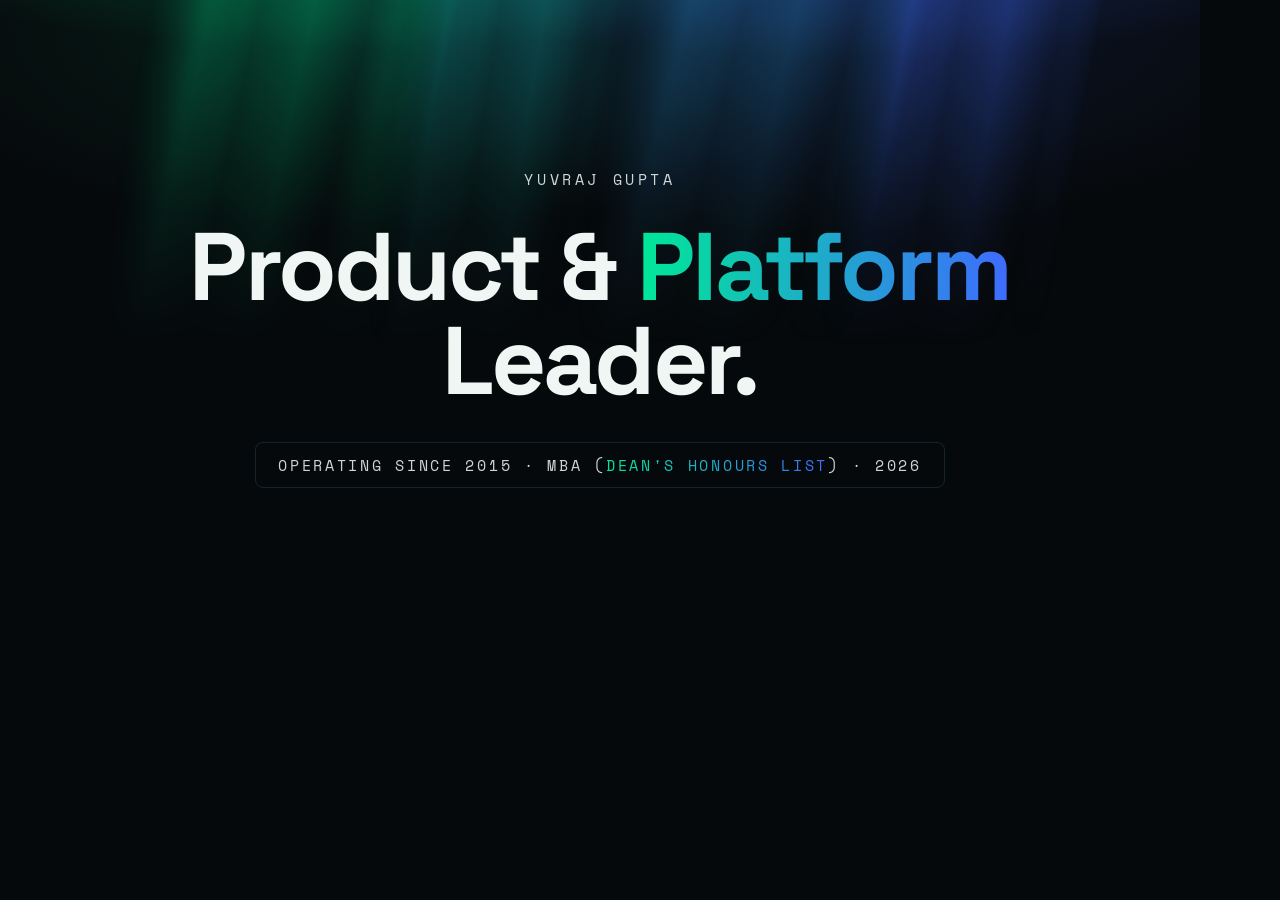
<file: portfolio/assets/og-preview.html>
<!DOCTYPE html>
<html lang="en">
<head>
    <meta charset="UTF-8">
    <meta name="viewport" content="width=1200">
    <link rel="preconnect" href="https://fonts.googleapis.com">
    <link rel="preconnect" href="https://fonts.gstatic.com" crossorigin>
    <link href="https://fonts.googleapis.com/css2?family=Space+Grotesk:wght@500;700&family=Space+Mono:wght@400;700&family=Inter:wght@400;500&display=swap" rel="stylesheet">
    <style>
        /* Static 1200x630 distillation of the approved Aurora hero (v13/v15).
           Tokens lifted from portfolio/css/style.css. Zero animation: the
           screenshot happens at an arbitrary moment, so everything rests
           fully formed. CSS gradients only, no JS, no canvas. */
        * { margin: 0; padding: 0; box-sizing: border-box; }

        body {
            width: 1200px;
            height: 630px;
            overflow: hidden;
            background-color: #06090B;
            font-family: 'Space Grotesk', sans-serif;
            position: relative;
        }

        /* ---- The aurora sky (hero-only signature) ---- */
        .sky {
            position: absolute;
            inset: 0;
            pointer-events: none;
            overflow: hidden;
        }

        /* Duotone wash behind the curtains */
        .au-wash {
            position: absolute;
            left: 50%;
            top: -140px;
            width: 1560px;
            height: 490px;
            transform: translateX(-50%);
            background:
                radial-gradient(46% 60% at 36% 34%, rgba(0, 232, 150, 0.10), transparent 70%),
                radial-gradient(50% 64% at 64% 30%, rgba(62, 107, 255, 0.14), transparent 72%);
        }

        /* The crown: the bright top arc spilling in from above the frame,
           kept clear of the curtains by dark sky (his rule: never mesh) */
        .au-crown {
            position: absolute;
            top: 0;
            left: 0;
            right: 0;
            height: 115px;
            background:
                radial-gradient(60% 130% at 30% -45%, rgba(0, 232, 150, 0.17), transparent 68%),
                radial-gradient(64% 140% at 70% -48%, rgba(62, 107, 255, 0.20), transparent 70%);
        }

        /* Four structured light curtains: emerald pole left, cobalt pole
           right, the sanctioned blend hues between. Two ray periods each
           so the interference breaks any visible repeat. Opacities sit a
           touch above the live rest state so the sky reads at card size. */
        .au-curtain {
            position: absolute;
            top: -88px;
            height: 454px;
            mask-image: linear-gradient(180deg, #000 24%, transparent 96%);
            -webkit-mask-image: linear-gradient(180deg, #000 24%, transparent 96%);
        }

        @supports ((mask-composite: intersect) or (-webkit-mask-composite: source-in)) {
            .au-curtain {
                mask-image: linear-gradient(180deg, #000 24%, transparent 96%),
                    linear-gradient(90deg, transparent, #000 20%, #000 80%, transparent);
                mask-composite: intersect;
                -webkit-mask-image: linear-gradient(180deg, #000 24%, transparent 96%),
                    linear-gradient(90deg, transparent, #000 20%, #000 80%, transparent);
                -webkit-mask-composite: source-in;
            }
        }

        .au-c1 {
            left: 120px;
            width: 312px;
            transform: skewX(-12deg);
            background:
                repeating-linear-gradient(90deg,
                    rgba(0, 232, 150, 0) 0px,
                    rgba(0, 232, 150, 0.15) 54px,
                    rgba(0, 232, 150, 0) 112px),
                repeating-linear-gradient(90deg,
                    rgba(0, 232, 150, 0) 0px,
                    rgba(0, 232, 150, 0.10) 98px,
                    rgba(0, 232, 150, 0) 214px),
                linear-gradient(180deg, rgba(0, 232, 150, 0.11), transparent 82%);
        }

        .au-c2 {
            left: 384px;
            width: 216px;
            transform: skewX(-9deg);
            background:
                repeating-linear-gradient(90deg,
                    rgba(21, 190, 187, 0) 0px,
                    rgba(21, 190, 187, 0.15) 44px,
                    rgba(21, 190, 187, 0) 96px),
                repeating-linear-gradient(90deg,
                    rgba(21, 190, 187, 0) 0px,
                    rgba(21, 190, 187, 0.10) 82px,
                    rgba(21, 190, 187, 0) 178px),
                linear-gradient(180deg, rgba(21, 190, 187, 0.10), transparent 78%);
        }

        .au-c3 {
            left: 600px;
            width: 300px;
            transform: skewX(-13deg);
            background:
                repeating-linear-gradient(90deg,
                    rgba(42, 150, 222, 0) 0px,
                    rgba(42, 150, 222, 0.15) 54px,
                    rgba(42, 150, 222, 0) 114px),
                repeating-linear-gradient(90deg,
                    rgba(42, 150, 222, 0) 0px,
                    rgba(42, 150, 222, 0.10) 100px,
                    rgba(42, 150, 222, 0) 218px),
                linear-gradient(180deg, rgba(42, 150, 222, 0.11), transparent 82%);
        }

        .au-c4 {
            left: 840px;
            width: 240px;
            transform: skewX(-10deg);
            background:
                repeating-linear-gradient(90deg,
                    rgba(62, 107, 255, 0) 0px,
                    rgba(62, 107, 255, 0.19) 46px,
                    rgba(62, 107, 255, 0) 100px),
                repeating-linear-gradient(90deg,
                    rgba(62, 107, 255, 0) 0px,
                    rgba(62, 107, 255, 0.13) 88px,
                    rgba(62, 107, 255, 0) 190px),
                linear-gradient(180deg, rgba(62, 107, 255, 0.14), transparent 78%);
        }

        /* ---- The hero content plane ---- */
        .content {
            position: absolute;
            left: 0;
            right: 0;
            top: 52%;
            transform: translateY(-50%);
            display: flex;
            flex-direction: column;
            align-items: center;
            text-align: center;
        }

        /* The name: mono lead line living with the headline, as on site */
        .name {
            font-family: 'Space Mono', monospace;
            font-size: 15px;
            font-weight: 400;
            letter-spacing: 0.24em;
            text-transform: uppercase;
            color: rgba(240, 246, 243, 0.86);
            margin-bottom: 30px;
        }

        .headline {
            font-family: 'Space Grotesk', sans-serif;
            font-size: 96px;
            font-weight: 700;
            line-height: 0.98;
            letter-spacing: -0.03em;
            color: #F0F6F3;
            margin-bottom: 34px;
        }

        .headline .grad {
            background: linear-gradient(90deg, #00E896, #3E6BFF);
            -webkit-background-clip: text;
            background-clip: text;
            color: transparent;
        }

        /* The status spec-plate capsule */
        .status {
            display: inline-block;
            font-family: 'Space Mono', monospace;
            font-size: 15px;
            font-weight: 400;
            letter-spacing: 0.18em;
            text-transform: uppercase;
            color: rgba(240, 246, 243, 0.86);
            border: 1px solid #17242A;
            border-radius: 8px;
            padding: 11px 22px;
        }

        .status .hs-em {
            background: linear-gradient(90deg, #00E896, #3E6BFF);
            -webkit-background-clip: text;
            background-clip: text;
            color: transparent;
        }
    </style>
</head>
<body>
    <div class="sky">
        <div class="au-wash"></div>
        <div class="au-crown"></div>
        <div class="au-curtain au-c1"></div>
        <div class="au-curtain au-c2"></div>
        <div class="au-curtain au-c3"></div>
        <div class="au-curtain au-c4"></div>
    </div>
    <div class="content">
        <div class="name">Yuvraj Gupta</div>
        <h1 class="headline">Product &amp; <span class="grad">Platform</span><br>Leader.</h1>
        <div class="status">Operating since 2015 &middot; MBA (<span class="hs-em">Dean's Honours List</span>) &middot; 2026</div>
    </div>
</body>
</html>
</file>
<file: portfolio/css/style.css>
/* ======== THEME V13 — "AURORA FIELD" ========
   Near-black ground, emerald→cobalt duotone, depth-field hero.
   Type: Space Grotesk (display) · Space Mono (utility) · Inter (body) */
:root {
    --background-color: #06090B;
    --surface-color: #0C1218;
    --primary-accent: #00E896;
    --secondary-accent: #3E6BFF;
    --text-color: #F0F6F3;
    --text-muted-color: #87989C;
    --border-color: #17242A;
    --grad: linear-gradient(100deg, var(--primary-accent) 5%, var(--secondary-accent) 95%);
    /* The duotone as INK: same 226° cobalt hue lifted to #5C82FF so the
       gradient stays readable at the 0.75rem micro-label step (≥4.9:1 on
       its surfaces). Text-fill sizes only — glows, beams, buttons, and
       every pole surface keep --grad; the two blues never sit adjacent
       at text scale. */
    --grad-ink: linear-gradient(100deg, var(--primary-accent) 5%, #5C82FF 95%);
    --font-heading: 'Space Grotesk', sans-serif;
    --font-body: 'Inter', sans-serif;
    --font-mono: 'Space Mono', monospace;
    /* Dark UA chrome (scrollbars) against the near-black ground */
    color-scheme: dark;
}

* {
    margin: 0;
    padding: 0;
    box-sizing: border-box;
}

html {
    scroll-behavior: smooth;
    background-color: var(--background-color);
    scrollbar-width: thin;
    scrollbar-color: var(--border-color) transparent;
}

body {
    font-family: var(--font-body);
    background-color: transparent;
    color: var(--text-color);
    line-height: 1.7;
    overflow-x: hidden;
}

/* ======== PAGE ATMOSPHERE — persistent aurora behind all content ======== */
.page-atmosphere {
    position: fixed;
    inset: 0;
    z-index: -1;
    overflow: hidden;
    pointer-events: none;
}

.atmo {
    position: absolute;
    border-radius: 50%;
    filter: blur(100px);
    will-change: transform;
}

.atmo-1 {
    width: 55vw;
    height: 55vw;
    left: -12vw;
    top: -8vh;
    background: radial-gradient(circle, rgba(0, 232, 150, 0.16), transparent 65%);
}

.atmo-2 {
    width: 52vw;
    height: 52vw;
    right: -14vw;
    top: 28vh;
    background: radial-gradient(circle, rgba(62, 107, 255, 0.15), transparent 65%);
}

.atmo-3 {
    width: 48vw;
    height: 48vw;
    left: 22vw;
    bottom: -14vh;
    background: radial-gradient(circle, rgba(0, 232, 150, 0.11), transparent 65%);
}

body.modal-open {
    overflow: hidden;
}

body,
a {
    -webkit-font-smoothing: antialiased;
    -moz-osx-font-smoothing: grayscale;
}

::selection {
    background: rgba(0, 232, 150, 0.25);
}

.grad {
    background: var(--grad);
    -webkit-background-clip: text;
    background-clip: text;
    color: transparent;
}

#scroll-progress-bar {
    position: fixed;
    top: 0;
    left: 0;
    height: 3px;
    background: var(--grad);
    width: 0%;
    /* Above the navbar (1000) and mobile nav (999), below the modal
       container (2000) so the bar dims behind the modal backdrop */
    z-index: 1500;
}

/* Keyboard skip link: off-screen until focused, styled in the mono/plate
   grammar. Fixed, not absolute — Shift+Tab from below the fold must still
   reveal it in-viewport, not at document top */
.skip-link {
    position: fixed;
    left: 1rem;
    top: -3.5rem;
    z-index: 3000;
    padding: 0.6rem 1rem;
    background: var(--surface-color);
    color: var(--text-color);
    border: 1px solid var(--border-color);
    border-radius: 8px;
    font-family: var(--font-mono);
    font-size: 0.75rem;
    letter-spacing: 0.18em;
    text-transform: uppercase;
    text-decoration: none;
    transition: top 0.2s ease;
}

.skip-link:focus,
.skip-link:focus-visible {
    top: 1rem;
}

/* Screen-reader-only text (the card buttons carry their project name
   this way: "View the Strategy · PRISM") */
.visually-hidden {
    position: absolute;
    width: 1px;
    height: 1px;
    padding: 0;
    margin: -1px;
    overflow: hidden;
    clip-path: inset(50%);
    white-space: nowrap;
    border: 0;
}

#main-content:focus {
    outline: none;
}

/* ======== SIMPLIFIED CURSOR (dot → bracket corners on interactives) ======== */
/* Opt-in via JS adding body.custom-cursor so a script failure never hides the native cursor */
.cursor {
    position: fixed;
    top: 0;
    left: 0;
    width: 8px;
    height: 8px;
    margin: -4px 0 0 -4px;
    background: var(--primary-accent);
    border-radius: 50%;
    pointer-events: none;
    z-index: 9998;
    display: none;
    transition: width 0.2s ease, height 0.2s ease, margin 0.2s ease, background-color 0.2s ease;
}

.cursor span::before,
.cursor span::after,
.cursor::before,
.cursor::after {
    content: '';
    position: absolute;
    width: 7px;
    height: 7px;
    opacity: 0;
    transition: opacity 0.2s ease;
}

.cursor::before {
    top: 0;
    left: 0;
    border-top: 1.5px solid var(--primary-accent);
    border-left: 1.5px solid var(--primary-accent);
}

.cursor::after {
    bottom: 0;
    right: 0;
    border-bottom: 1.5px solid var(--secondary-accent);
    border-right: 1.5px solid var(--secondary-accent);
}

.cursor span::before {
    top: 0;
    right: 0;
    border-top: 1.5px solid var(--primary-accent);
    border-right: 1.5px solid var(--primary-accent);
}

.cursor span::after {
    bottom: 0;
    left: 0;
    border-bottom: 1.5px solid var(--secondary-accent);
    border-left: 1.5px solid var(--secondary-accent);
}

body.custom-cursor .cursor {
    display: block;
}

body.custom-cursor,
body.custom-cursor a,
body.custom-cursor button,
body.custom-cursor [role="button"] {
    cursor: none;
}

.cursor.on-interactive {
    width: 30px;
    height: 30px;
    margin: -15px 0 0 -15px;
    background: transparent;
    border-radius: 4px;
}

.cursor.on-interactive::before,
.cursor.on-interactive::after,
.cursor.on-interactive span::before,
.cursor.on-interactive span::after {
    opacity: 1;
}

/* ======== LAYOUT PRIMITIVES ======== */
.container {
    max-width: 1200px;
    margin: 0 auto;
    padding: 0 2rem;
}

h1,
h2,
h3,
h4 {
    font-family: var(--font-heading);
    color: var(--text-color);
    line-height: 1.2;
    font-weight: 700;
}

section {
    padding: 7rem 0;
    position: relative;
    overflow: clip;
}

/* Safari <16 / Firefox <81 drop `overflow: clip` and fall back to visible,
   letting decorative field layers bleed across neighbouring sections. Restore
   clipping there with `hidden`, but ONLY on sections with no sticky
   descendants: #about (.about-frame) and #projects (.signature-mark) must
   stay `visible` because `hidden` creates a scroll container that would break
   their sticky rails; #home already declares overflow: hidden itself. This
   block can never match in any browser that supports clip. */
@supports not (overflow: clip) {
    #featured-moment,
    #expertise,
    #recognition,
    #vision {
        overflow: hidden;
    }
}

/* Content plane sits above each section's decorative field layer */
section > .container {
    position: relative;
    z-index: 1;
}

.section-head {
    margin-bottom: 3.5rem;
}

.section-eyebrow {
    font-family: var(--font-mono);
    font-size: 0.75rem;
    letter-spacing: 0.24em;
    text-transform: uppercase;
    color: var(--text-muted-color);
    display: flex;
    align-items: center;
    gap: 1rem;
    margin-bottom: 0.9rem;
}

.section-eyebrow::before {
    content: '';
    width: 22px;
    height: 2px;
    background: var(--grad);
    flex: none;
}

.section-title {
    font-size: clamp(1.7rem, 3.5vw, 2.4rem);
    letter-spacing: -0.02em;
}

.subtitle {
    font-size: clamp(1rem, 2.5vw, 1.15rem);
    color: var(--text-muted-color);
    max-width: 600px;
    font-weight: 400;
}

/* Scroll reveals (JS adds .is-visible; without JS everything stays visible) */
.reveal {
    opacity: 1;
    transform: none;
}

body.js .reveal {
    opacity: 0;
    transform: translateY(18px) scale(0.985);
    transition: opacity 0.6s ease, transform 0.6s ease;
}

body.js .reveal.is-visible {
    opacity: 1;
    transform: translateY(0) scale(1);
}

/* ======== NAVIGATION ======== */
.navbar {
    position: fixed;
    top: 0;
    left: 0;
    width: 100%;
    z-index: 1000;
    padding: 1.4rem 0;
    transition: background-color 0.3s ease, border-color 0.3s ease, padding 0.3s ease;
    border-bottom: 1px solid transparent;
}

.navbar.scrolled {
    background-color: rgba(6, 9, 11, 0.85);
    backdrop-filter: blur(10px);
    -webkit-backdrop-filter: blur(10px);
    border-bottom-color: var(--border-color);
    padding: 1rem 0;
}

.navbar .container {
    display: flex;
    justify-content: space-between;
    align-items: center;
    max-width: 100%;
    padding: 0 3rem;
}

.nav-logo {
    color: var(--text-color);
    text-decoration: none;
    display: block;
}

/* The brand mark: the same YG monogram the Work section signs with */
.nav-logo svg {
    display: block;
    height: 38px;
    width: auto;
}

.nav-menu {
    list-style: none;
    display: flex;
    gap: 2.5rem;
}

.nav-menu a {
    color: var(--text-muted-color);
    text-decoration: none;
    font-family: var(--font-heading);
    font-weight: 500;
    font-size: 0.95rem;
    transition: color 0.3s ease;
}

.nav-menu a:hover,
.nav-menu a.active {
    color: var(--primary-accent);
}

/* No border-radius here: the outline follows each component's own radius,
   and a global radius out-specifies every component rule (it was squaring
   cards, chips, and the close button on keyboard focus) */
a:focus-visible,
button:focus-visible,
[role="button"]:focus-visible {
    outline: 2px solid var(--primary-accent);
    outline-offset: 3px;
}

/* ======== HERO — THE AURORA ======== */
.home-section {
    min-height: 100vh;
    /* iOS Safari: 100vh is the LARGE viewport, so the hero's bottom band
       hides under the expanded toolbar until first scroll. svh fits the
       small viewport; on desktop svh === vh, and engines without svh
       (Safari <15.4, Chrome <108) drop this line and keep 100vh. */
    min-height: 100svh;
    padding: 0;
    overflow: hidden;
    display: flex;
    align-items: center;
    justify-content: center;
}

.frag {
    position: absolute;
    font-family: var(--font-mono);
    white-space: nowrap;
    letter-spacing: 0.04em;
    display: flex;
    align-items: center;
    gap: 10px;
    will-change: transform;
}

.frag::before {
    content: '';
    width: 14px;
    height: 2px;
    flex: none;
    background: var(--grad);
}

.frag .k {
    color: var(--text-color);
    font-weight: 700;
}

/* No current frag carries a .v context span (the hero creds have their
   own k/v pair under .cred) — kept so the k/v grammar stays available
   to any future section-field frag without rediscovering the pattern. */
.frag .v {
    color: var(--text-muted-color);
}

.frag-far {
    font-size: 0.75rem;
    opacity: 0.6;
    filter: blur(0.7px);
}

.frag-mid {
    font-size: 0.84rem;
    opacity: 0.78;
    filter: blur(0.3px);
}

.frag-near {
    font-size: 0.94rem;
    opacity: 0.95;
}

.hero {
    position: relative;
    z-index: 1;
    text-align: center;
    max-width: 1100px;
    padding: 0 24px;
    will-change: transform;
}

.hero-headline {
    font-size: clamp(2.9rem, 7.6vw, 6.6rem);
    line-height: 0.98;
    letter-spacing: -0.03em;
    margin-bottom: 1.6rem;
    text-wrap: balance;
}

/* The name lives inside the h1 (accessible heading content), styled as
   the mono lead line; the old eyebrow p is gone with the 0.3em orphan */
.hero-headline .hero-name {
    display: block;
    font-family: var(--font-mono);
    font-size: 0.75rem;
    font-weight: 400;
    letter-spacing: 0.24em;
    text-transform: uppercase;
    color: rgba(240, 246, 243, 0.86);
    margin-bottom: 1.5rem;
}

.hero-status {
    display: inline-block;
    font-family: var(--font-mono);
    font-size: 0.75rem;
    letter-spacing: 0.18em;
    text-transform: uppercase;
    color: rgba(240, 246, 243, 0.86);
    border: 1px solid var(--border-color);
    border-radius: 8px;
    padding: 0.55rem 1.1rem;
    margin-bottom: 1.6rem;
}

/* Dean's Honours List carries the ink on the spec plate */
.hero-status .hs-em {
    background: var(--grad-ink);
    -webkit-background-clip: text;
    background-clip: text;
    color: transparent;
}

.hero-intro {
    font-size: clamp(1rem, 2vw, 1.1rem);
    color: rgba(240, 246, 243, 0.86);
    max-width: 46ch;
    margin: 0 auto 2rem;
}

.home-buttons {
    display: flex;
    gap: 0.9rem;
    justify-content: center;
    flex-wrap: wrap;
}

.btn {
    /* Machined control chassis. Raised interactive pole of the sitewide
       material system: the plates' fabrication, never their carve.
       inline-flex owns icon spacing (whitespace-only nodes are not flex
       items, so gap is the single source of truth) */
    display: inline-flex;
    align-items: center;
    justify-content: center;
    gap: 0.5rem;
    font-family: var(--font-heading);
    font-weight: 500;
    font-size: 0.95rem;
    text-decoration: none;
    padding: 0.85rem 1.8rem;
    border: 1px solid transparent;
    border-radius: 10px;
    transition: transform 0.25s ease, box-shadow 0.25s ease, border-color 0.25s ease;
}

.btn-primary {
    /* #010403 not #071009: imperceptibly darker, carries the label to
       statutory AA against the gradient's emerald end (his call, Option C) */
    color: #010403;
    /* The duotone made a machined face: brushed highlight band, corner
       specular from the site's light (up and slightly left), ground-bounce
       returning into the lower edge, fine 3px striations, then the
       signature gradient as the body */
    background:
        linear-gradient(116deg, transparent 30%, rgba(255, 255, 255, 0.10) 45%, rgba(255, 255, 255, 0.14) 50%, transparent 66%),
        radial-gradient(130% 80% at 16% -8%, rgba(255, 255, 255, 0.16), transparent 55%),
        radial-gradient(90% 45% at 50% 112%, rgba(255, 255, 255, 0.08), transparent 70%),
        repeating-linear-gradient(180deg, rgba(255, 255, 255, 0.035) 0 1px, rgba(4, 14, 10, 0.05) 1px 2px, transparent 2px 3px),
        var(--grad);
    /* Die-cut rim: translucent dark border darkens the gradient at its edge */
    border-color: rgba(4, 14, 10, 0.40);
    box-shadow:
        /* Arris: top light, left grazing, right falls off, bottom occlusion */
        inset 0 1px 0 rgba(255, 255, 255, 0.30),
        inset 1px 0 0 rgba(255, 255, 255, 0.10),
        inset -1px 0 0 rgba(4, 14, 10, 0.22),
        inset 0 -2px 0 rgba(4, 14, 10, 0.30),
        /* Staged mount: contact, mid, deep, dual-pole teal bloom */
        0 2px 5px rgba(0, 0, 0, 0.40),
        0 10px 22px -8px rgba(0, 0, 0, 0.48),
        0 24px 48px -18px rgba(0, 0, 0, 0.55),
        0 12px 36px -10px rgba(0, 200, 190, 0.28);
}

.btn-primary:hover,
.btn-primary:focus-visible {
    transform: translateY(-2px);
    border-color: rgba(234, 255, 247, 0.35);
    /* Same layer order as rest: arris brightens a touch, mount lifts
       deeper, bloom intensifies */
    box-shadow:
        inset 0 1px 0 rgba(255, 255, 255, 0.36),
        inset 1px 0 0 rgba(255, 255, 255, 0.12),
        inset -1px 0 0 rgba(4, 14, 10, 0.22),
        inset 0 -2px 0 rgba(4, 14, 10, 0.30),
        0 4px 9px rgba(0, 0, 0, 0.44),
        0 16px 32px -10px rgba(0, 0, 0, 0.52),
        0 32px 62px -20px rgba(0, 0, 0, 0.60),
        0 16px 46px -12px rgba(0, 200, 190, 0.40);
}

.btn-primary:active {
    /* Press-in: face moves toward the mount, top light narrows, shadows
       compress. Same layer order again so the press interpolates */
    transform: translateY(1px);
    border-color: rgba(4, 14, 10, 0.50);
    box-shadow:
        inset 0 1px 0 rgba(255, 255, 255, 0.18),
        inset 1px 0 0 rgba(255, 255, 255, 0.06),
        inset -1px 0 0 rgba(4, 14, 10, 0.26),
        inset 0 -1px 0 rgba(4, 14, 10, 0.30),
        0 1px 3px rgba(0, 0, 0, 0.45),
        0 5px 12px -6px rgba(0, 0, 0, 0.48),
        0 10px 24px -14px rgba(0, 0, 0, 0.50),
        0 5px 20px -8px rgba(0, 200, 190, 0.20);
}

.btn-ghost {
    color: var(--text-color);
    /* Quiet anodised cobalt-black: the plates' steel raised into an
       interactive control (right button, cobalt pole of the anchor
       grammar). Brushed band, corner specular, cobalt ground-bounce,
       striations, near-black body */
    background:
        linear-gradient(116deg, transparent 30%, rgba(178, 198, 255, 0.03) 45%, rgba(226, 236, 255, 0.045) 50%, transparent 66%),
        radial-gradient(130% 85% at 16% -8%, rgba(202, 218, 255, 0.06), transparent 55%),
        radial-gradient(90% 45% at 50% 112%, rgba(62, 107, 255, 0.05), transparent 70%),
        repeating-linear-gradient(180deg, rgba(226, 236, 255, 0.012) 0 1px, rgba(2, 6, 12, 0.018) 1px 2px, transparent 2px 3px),
        linear-gradient(180deg, #10161F 0%, #0A0F15 100%);
    border-color: #1A2333;
    border-top-color: rgba(205, 221, 255, 0.16);
    box-shadow:
        inset 0 1px 0 rgba(205, 221, 255, 0.09),
        inset 1px 0 0 rgba(205, 221, 255, 0.03),
        inset -1px 0 0 rgba(2, 6, 12, 0.28),
        inset 0 -2px 0 rgba(2, 6, 12, 0.38),
        0 1px 4px rgba(0, 0, 0, 0.35),
        0 8px 18px -8px rgba(0, 0, 0, 0.42),
        0 18px 38px -16px rgba(0, 0, 0, 0.48),
        0 10px 30px -14px rgba(62, 107, 255, 0.12);
}

.btn-ghost:hover,
.btn-ghost:focus-visible {
    transform: translateY(-2px);
    border-color: rgba(120, 150, 230, 0.45);
    border-top-color: rgba(205, 221, 255, 0.28);
    box-shadow:
        inset 0 1px 0 rgba(205, 221, 255, 0.14),
        inset 1px 0 0 rgba(205, 221, 255, 0.05),
        inset -1px 0 0 rgba(2, 6, 12, 0.28),
        inset 0 -2px 0 rgba(2, 6, 12, 0.38),
        0 3px 7px rgba(0, 0, 0, 0.40),
        0 13px 26px -10px rgba(0, 0, 0, 0.48),
        0 26px 52px -18px rgba(0, 0, 0, 0.54),
        0 14px 38px -14px rgba(62, 107, 255, 0.22);
}

.btn-ghost:active {
    transform: translateY(1px);
    border-color: #1A2333;
    border-top-color: rgba(205, 221, 255, 0.10);
    box-shadow:
        inset 0 1px 0 rgba(205, 221, 255, 0.05),
        inset 1px 0 0 rgba(205, 221, 255, 0.02),
        inset -1px 0 0 rgba(2, 6, 12, 0.30),
        inset 0 -1px 0 rgba(2, 6, 12, 0.38),
        0 1px 2px rgba(0, 0, 0, 0.40),
        0 4px 10px -6px rgba(0, 0, 0, 0.42),
        0 8px 18px -12px rgba(0, 0, 0, 0.44),
        0 4px 16px -10px rgba(62, 107, 255, 0.08);
}

.btn:focus-visible {
    /* Out-specifies the global a:focus-visible rule, which would clamp
       the control to a 2px radius; ring stays the sitewide emerald */
    outline: 2px solid var(--primary-accent);
    outline-offset: 3px;
    border-radius: 10px;
}

/* THE LIVE EDGE (hover border-light on pressable surfaces: hero
   buttons, footer Calendly, the five Work cards): on hover the
   border ring lights with the duotone loop and a bright glint laps
   the surface while hovered. Rest is the plain machined border. The
   ring is a decorative .btn-edge span masked with the plates'
   composite trick; the motion is a compositor transform turning an
   oversized gradient disc inside it. TWO ENGINE RULES: (1) never
   animate the gradient's angle via a registered @property — Chrome
   recalculates the angle but never repaints the conic
   (paint-invalidation gap), which shipped a frozen ring; transforms
   always repaint. (2) never put the spatial cast (filter or
   box-shadow) on the masked span — the mask erases shadow ink
   (filter-then-mask order), which shipped an invisible aura; casts
   live on unmasked carriers (.btn-live-edge::before, the cards'
   repurposed ::after). Reduced motion and older browsers rest at
   rotate(0): the static lit ring on hover, glint parked on the top
   arris. Face and label never move. */
@supports ((mask-composite: exclude) or (-webkit-mask-composite: xor)) {
    .btn-live-edge {
        position: relative;
    }

    .btn-edge {
        position: absolute;
        inset: -1px;
        border-radius: 11px;
        /* Ring spans the 1px border plus a hair of face either side */
        padding: 2px;
        overflow: hidden;
        -webkit-mask: linear-gradient(#000 0 0) content-box, linear-gradient(#000 0 0);
        mask: linear-gradient(#000 0 0) content-box, linear-gradient(#000 0 0);
        -webkit-mask-composite: xor;
        mask-composite: exclude;
        /* The duotone lives HERE, static: emerald parked on the left
           edge, cobalt on the right (the anchor grammar, held), only
           the two theme accents interpolating directly so midtones
           are exactly what --grad passes through. The light moves,
           the colour does not */
        background: conic-gradient(from 90deg,
            var(--secondary-accent) 0turn,
            var(--primary-accent) 0.5turn,
            var(--secondary-accent) 1turn);
        pointer-events: none;
        opacity: 0;
        transition: opacity 0.3s ease;
    }

    /* The spatial cast: the lit ring throws its light off the arris
       into space, emerald leftward, cobalt rightward, hugging the
       control's shape. Lives on an UNMASKED pseudo of the button:
       shadow ink on the masked span itself would be erased by the
       mask (engine rule 2 above) */
    .btn-live-edge::before {
        content: '';
        position: absolute;
        inset: 0;
        border-radius: 10px;
        box-shadow:
            -6px 0 14px rgba(0, 232, 150, 0.30),
            6px 0 14px rgba(62, 107, 255, 0.32);
        pointer-events: none;
        opacity: 0;
        transition: opacity 0.3s ease;
    }

    .btn-live-edge:hover::before,
    .btn-live-edge:focus-visible::before {
        opacity: 1;
    }

    /* The ground pool: the circulating light lands beneath the
       button, the Landings' beam-and-pool grammar at control scale.
       Static blur (never animated), dual-pole like the aura */
    .btn-live-edge::after {
        content: '';
        position: absolute;
        left: 8%;
        right: 8%;
        bottom: -16px;
        height: 18px;
        background:
            radial-gradient(60% 100% at 30% 50%, rgba(0, 232, 150, 0.22), transparent 70%),
            radial-gradient(60% 100% at 70% 50%, rgba(62, 107, 255, 0.24), transparent 70%);
        filter: blur(6px);
        pointer-events: none;
        opacity: 0;
        transition: opacity 0.3s ease;
    }

    .btn-live-edge:hover::after,
    .btn-live-edge:focus-visible::after {
        opacity: 1;
    }

    .btn-edge::before {
        content: '';
        position: absolute;
        left: 50%;
        top: 50%;
        /* Square disc large enough to cover the ring at any rotation */
        width: 340%;
        aspect-ratio: 1;
        transform: translate(-50%, -50%) rotate(0deg);
        /* The disc carries ONLY the light: a translucent mint glint
           arc plus its dim counter-arc opposite. Sweeping over the
           static duotone beneath, it BRIGHTENS the local colour, so
           the glint flares emerald over the left edge and cobalt
           over the right, sampling the border's own gradient as it
           travels. Rest parks the glint on the top arris */
        background: conic-gradient(from 180deg,
            rgba(234, 255, 247, 0.20) 0turn,
            rgba(255, 255, 255, 0) 0.06turn,
            rgba(255, 255, 255, 0) 0.4turn,
            rgba(234, 255, 247, 0.72) 0.5turn,
            rgba(255, 255, 255, 0) 0.6turn,
            rgba(255, 255, 255, 0) 0.94turn,
            rgba(234, 255, 247, 0.20) 1turn);
    }

    .btn-live-edge:hover .btn-edge,
    .btn-live-edge:focus-visible .btn-edge {
        opacity: 1;
    }

    /* PERSONALISED VARIANTS. Same formula, each element's own light. */

    /* The primary's face already carries the gradient, so its ring is
       that material's LIT EDGE: the two accents lifted toward the
       site light, never re-saturated (a second full-strength gradient
       against the gradient face would cancel out) */
    .btn-primary.btn-live-edge .btn-edge {
        background: conic-gradient(from 90deg,
            rgba(154, 178, 255, 0.95) 0turn,
            rgba(148, 255, 214, 0.95) 0.5turn,
            rgba(154, 178, 255, 0.95) 1turn);
    }

    /* The footer control sits at the page's cobalt terminus: its cast
       and pool weight toward cobalt (the draft plate's ambience); the
       ring keeps the full anchor grammar */
    .edge-cobalt::before {
        box-shadow:
            -6px 0 14px rgba(0, 232, 150, 0.20),
            6px 0 15px rgba(62, 107, 255, 0.42);
    }

    .edge-cobalt.btn-live-edge::after {
        background:
            radial-gradient(60% 100% at 30% 50%, rgba(0, 232, 150, 0.14), transparent 70%),
            radial-gradient(60% 100% at 70% 50%, rgba(62, 107, 255, 0.34), transparent 70%);
    }

    /* THE QUIET CUT (Work cards): the formula at card scale. The card
       clips at its edge (overflow hidden), so the ring sits at inset 0
       and its cast falls INWARD onto the machined face; outward depth
       stays with the card's own hover lift and emerald mount bloom,
       so no ground pool either. Softer accents, slower lap */
    .card-edge {
        inset: 0;
        border-radius: 14px;
        z-index: 2;
        background: conic-gradient(from 90deg,
            rgba(62, 107, 255, 0.55) 0turn,
            rgba(0, 232, 150, 0.55) 0.5turn,
            rgba(62, 107, 255, 0.55) 1turn);
    }

    .card-edge::before {
        background: conic-gradient(from 180deg,
            rgba(234, 255, 247, 0.12) 0turn,
            rgba(255, 255, 255, 0) 0.06turn,
            rgba(255, 255, 255, 0) 0.4turn,
            rgba(234, 255, 247, 0.5) 0.5turn,
            rgba(255, 255, 255, 0) 0.6turn,
            rgba(255, 255, 255, 0) 0.94turn,
            rgba(234, 255, 247, 0.12) 1turn);
    }

    .project-card:hover .card-edge,
    .project-card:has(.project-link:focus-visible) .card-edge {
        opacity: 1;
    }

    /* On live-edge cards the old hover top-strip ::after is
       REPURPOSED as the inward cast: the ring's light falling onto
       the machined face (the card clips at its edge, and shadow ink
       on the masked span would be erased by the mask — engine rule 2
       — so the cast lives on this unmasked pseudo and falls inward).
       It now spans the full face above the z-1 click overlay, so
       pointer-events must stay none. Rest opacity 0 and the hover
       opacity 1 come from the strip's existing rules */
    .project-card:has(.card-edge)::after {
        top: 0;
        left: 0;
        right: 0;
        bottom: 0;
        height: auto;
        background: none;
        border-radius: 14px;
        pointer-events: none;
        box-shadow:
            inset 10px 0 22px -12px rgba(0, 232, 150, 0.22),
            inset -10px 0 22px -12px rgba(62, 107, 255, 0.24);
    }

    @media (prefers-reduced-motion: no-preference) {
        .btn-edge::before {
            animation: edge-orbit 3s linear infinite;
            animation-play-state: paused;
        }

        /* Card scale: the same angular speed would race around the
           longer perimeter */
        .card-edge::before {
            animation-duration: 5s;
        }

        .btn-live-edge:hover .btn-edge::before,
        .btn-live-edge:focus-visible .btn-edge::before,
        .project-card:hover .card-edge::before,
        .project-card:has(.project-link:focus-visible) .card-edge::before {
            animation-play-state: running;
        }

        @keyframes edge-orbit {
            to { transform: translate(-50%, -50%) rotate(360deg); }
        }
    }
}

/* Hero entrance: one orchestrated load moment (JS-gated so no-JS stays visible) */
body.js .hero > * {
    opacity: 0;
    transform: translateY(16px);
    animation: hero-rise 0.7s ease forwards;
}

body.js .hero-headline { animation-delay: 0.25s; }
body.js .hero-status { animation-delay: 0.42s; }
body.js .hero-intro { animation-delay: 0.54s; }
body.js .home-buttons { animation-delay: 0.66s; }

@keyframes hero-rise {
    to {
        opacity: 1;
        transform: translateY(0);
    }
}

/* ======== THE AURORA (hero sky) ========
   The site is named Aurora Field, and the hero is the only place the
   aurora itself appears. Every machined surface below carries specular
   bands and pole blooms — reflections of this light. Four structured
   curtains (soft vertical rays, skewed, mask-faded at the base) breathe
   over the headline on slow desynchronised loops: emerald pole left,
   cobalt pole right, the sanctioned blend hues between. The cursor
   steers the sky via the shared depth engine (transform lives on the
   .au-wrap layers; curtains animate inside them). All motion is
   transform/opacity only. No-JS and reduced-motion rest at full form;
   the front layer drops away ≤992px. */
.hero-aurora {
    position: absolute;
    inset: 0;
    pointer-events: none;
}

.au-wash {
    position: absolute;
    left: 50%;
    top: -22%;
    width: 130vw;
    height: 78%;
    transform: translateX(-50%);
    background:
        radial-gradient(46% 60% at 36% 34%, rgba(0, 232, 150, 0.08), transparent 70%),
        radial-gradient(50% 64% at 64% 30%, rgba(62, 107, 255, 0.12), transparent 72%);
}

/* The crown: the aurora's bright top arc, spilling in from above the
   viewport edge — the light the curtains hang from */
.au-crown {
    position: absolute;
    top: 0;
    left: 0;
    right: 0;
    height: 18%;
    background:
        radial-gradient(60% 130% at 30% -45%, rgba(0, 232, 150, 0.14), transparent 68%),
        radial-gradient(64% 140% at 70% -48%, rgba(62, 107, 255, 0.17), transparent 70%);
}

.au-wrap {
    position: absolute;
    inset: 0;
    will-change: transform;
}

/* The living sky: the canvas aurora renders above the CSS curtains
   under desktop + motion + JS (body.sky-live, set by the engine); the
   CSS curtains remain the no-JS / reduced-motion / mobile rest state.
   Low internal resolution upscaled; the softening blur is static. */
.au-live {
    position: absolute;
    inset: 0;
    width: 100%;
    height: 100%;
    display: none;
    filter: blur(5px);
}

body.sky-live .au-live {
    display: block;
}

body.sky-live .au-back,
body.sky-live .au-front {
    display: none;
}

.au-curtain {
    --sk: -11deg;
    position: absolute;
    top: -14%;
    height: 72%;
    transform: skewX(var(--sk));
    mask-image: linear-gradient(180deg, #000 24%, transparent 96%);
    -webkit-mask-image: linear-gradient(180deg, #000 24%, transparent 96%);
}

/* Hide the curtain rectangles: the base fade is intersected with a
   horizontal edge fade where compositing allows (the plates' own
   mask-composite pattern); the vertical fade alone is the fallback */
@supports ((mask-composite: intersect) or (-webkit-mask-composite: source-in)) {
    .au-curtain {
        mask-image: linear-gradient(180deg, #000 24%, transparent 96%),
            linear-gradient(90deg, transparent, #000 20%, #000 80%, transparent);
        mask-composite: intersect;
        -webkit-mask-image: linear-gradient(180deg, #000 24%, transparent 96%),
            linear-gradient(90deg, transparent, #000 20%, #000 80%, transparent);
        -webkit-mask-composite: source-in;
    }
}

/* Left to right: emerald → teal blend → blue blend → cobalt (the
   duotone sampled the same way the punch card samples it). Each
   curtain layers two ray periods so the interference breaks any
   visible repeat — light, not stripes. */
.au-c1 {
    --sk: -12deg;
    left: 10vw;
    width: 26vw;
    background:
        repeating-linear-gradient(90deg,
            rgba(0, 232, 150, 0) 0px,
            rgba(0, 232, 150, 0.11) 54px,
            rgba(0, 232, 150, 0) 112px),
        repeating-linear-gradient(90deg,
            rgba(0, 232, 150, 0) 0px,
            rgba(0, 232, 150, 0.08) 98px,
            rgba(0, 232, 150, 0) 214px),
        linear-gradient(180deg, rgba(0, 232, 150, 0.09), transparent 82%);
}

.au-c2 {
    --sk: -9deg;
    left: 32vw;
    width: 18vw;
    background:
        repeating-linear-gradient(90deg,
            rgba(21, 190, 187, 0) 0px,
            rgba(21, 190, 187, 0.12) 44px,
            rgba(21, 190, 187, 0) 96px),
        repeating-linear-gradient(90deg,
            rgba(21, 190, 187, 0) 0px,
            rgba(21, 190, 187, 0.08) 82px,
            rgba(21, 190, 187, 0) 178px),
        linear-gradient(180deg, rgba(21, 190, 187, 0.08), transparent 78%);
}

.au-c3 {
    --sk: -13deg;
    left: 50vw;
    width: 25vw;
    background:
        repeating-linear-gradient(90deg,
            rgba(42, 150, 222, 0) 0px,
            rgba(42, 150, 222, 0.12) 54px,
            rgba(42, 150, 222, 0) 114px),
        repeating-linear-gradient(90deg,
            rgba(42, 150, 222, 0) 0px,
            rgba(42, 150, 222, 0.08) 100px,
            rgba(42, 150, 222, 0) 218px),
        linear-gradient(180deg, rgba(42, 150, 222, 0.09), transparent 82%);
}

.au-c4 {
    --sk: -10deg;
    left: 70vw;
    width: 20vw;
    background:
        repeating-linear-gradient(90deg,
            rgba(62, 107, 255, 0) 0px,
            rgba(62, 107, 255, 0.15) 46px,
            rgba(62, 107, 255, 0) 100px),
        repeating-linear-gradient(90deg,
            rgba(62, 107, 255, 0) 0px,
            rgba(62, 107, 255, 0.10) 88px,
            rgba(62, 107, 255, 0) 190px),
        linear-gradient(180deg, rgba(62, 107, 255, 0.11), transparent 78%);
}

/* The sky breathes: each curtain sways and brightens on its own
   period so the field never repeats visibly */
@media (prefers-reduced-motion: no-preference) {
    .au-curtain {
        animation: au-sway 27s ease-in-out infinite alternate;
    }

    .au-c2 { animation-duration: 33s; animation-delay: -9s; }
    .au-c3 { animation-duration: 38s; animation-delay: -17s; }
    .au-c4 { animation-duration: 30s; animation-delay: -5s; }
}

@keyframes au-sway {
    from {
        transform: skewX(var(--sk)) translateX(-2.4vw);
        opacity: 0.55;
    }

    45% { opacity: 1; }

    to {
        transform: skewX(var(--sk)) translateX(2.4vw);
        opacity: 0.75;
    }
}

/* The credentials — THE LANDINGS: the aurora comes down in three
   places. Each credential is a landing site spread across the hero's
   lower volume: a cone of station-hued light descending from the sky,
   the machined instrument plate at its foot, a glow pool beneath.
   The three wrappers sit at three parallax depths (data-depth, engine
   owns their transforms), so the cursor pulls the sites apart in
   space. Real content; the machined plates are the first surfaces
   the aurora touches. */
.creds-field {
    position: absolute;
    inset: 0;
    pointer-events: none;
    font-family: var(--font-mono);
    text-align: left;
}

/* The three landing sites, staggered across the lower volume; the
   centre site anchors deepest under the buttons */
.cred-wrap {
    position: absolute;
    will-change: transform;
}

/* HIS LAYOUT, stated clearly and final: TWO spotlights on the left
   side, ONE on the right, all three at the same level on the y-axis,
   in the band between the "Leader." headline line and the buttons
   (his call, plus a round-9 nudge lower): plates lock to
   50% + 108px so the alignment tracks every viewport height; the
   pair sits left of the word, the cobalt plate right of it. The
   bottom-centre lane stays empty for the scroll cue. Cone heights
   stagger 24/19/22vh so the cones rise up through the Leader-line
   zone and the level line still reads as three depths of light,
   and the wrappers' depth factors pull the sites apart under the
   cursor. */
.cw-1 { left: 3%; top: calc(50% + 108px); }
.cw-2 { left: 17.5%; top: calc(50% + 108px); }
.cw-3 { right: 5%; top: calc(50% + 108px); }

/* Below ~1460px the flanks are too narrow to sit beside the
   headline; the level line drops to the bottom band instead.
   X re-flows too: at 993px a 17.5% offset leaves only ~144px
   between the left pair, less than a plate's width — the two
   emerald/teal plates overlapped through the 993–1300px slice */
@media (min-width: 993px) and (max-width: 1461px) {
    .cred-wrap {
        top: auto;
        bottom: 5.5%;
    }

    .cw-2 {
        left: 33%;
    }

    .cw-3 {
        right: 3%;
    }
}

.cw-1 .cred-beam { height: 24vh; }
.cw-2 .cred-beam { height: 19vh; }
.cw-3 .cred-beam { height: 22vh; }

/* Station hues (--st: r, g, b) + per-pole plate bodies */
.creds-field .cred-e { --st: 0, 232, 150;  --pa: #10201B; --pb: #0B1216; }
.creds-field .cred-t { --st: 32, 170, 205; --pa: #0F1D1E; --pb: #0B1316; }
.creds-field .cred-c { --st: 62, 107, 255; --pa: #101827; --pb: #0A0F18; }

/* The light cone: the station's shaft of sky reaching down to the
   plate. Brightens with the cursor's catch (--lit). */
.creds-field .cred-beam {
    position: absolute;
    bottom: calc(100% + 6px);
    left: 50%;
    width: 88px;
    height: 27vh;
    transform: translateX(-50%);
    /* -webkit- duplicate: Safari 9.1-13 has no unprefixed basic-shape
       clip-path — without it the cone paints as a solid rectangle */
    -webkit-clip-path: polygon(42% 0, 58% 0, 100% 100%, 0 100%);
    clip-path: polygon(42% 0, 58% 0, 100% 100%, 0 100%);
    background: linear-gradient(180deg,
        rgba(var(--st), 0) 4%,
        rgba(var(--st), 0.08) 55%,
        rgba(var(--st), 0.2));
    opacity: calc(0.72 + var(--lit, 0) * 0.28);
    pointer-events: none;
}

/* The glow pool: the landed light spilling on the ground */
.creds-field .cred-pool {
    position: absolute;
    top: calc(100% + 4px);
    left: 50%;
    width: 130%;
    height: 22px;
    transform: translateX(-50%);
    background: radial-gradient(50% 100% at 50% 0%,
        rgba(var(--st), 0.2), transparent 70%);
    pointer-events: none;
}

.creds-field .cred {
    position: relative;
    z-index: 1;
    /* the field itself is pointer-events: none; the plates opt back in */
    pointer-events: auto;
    padding: 0.8rem 1.15rem 0.85rem;
    line-height: 1.55;
    border: 1px solid var(--border-color);
    border-radius: 6px;
    /* Machined face in miniature: sky bloom under the rim, diagonal
       brushed band, 3px striations, corner specular, pole ground
       bounce, pole body */
    background:
        linear-gradient(180deg, rgba(var(--st), 0.12), transparent 58%),
        linear-gradient(112deg, transparent 32%, rgba(255, 255, 255, 0.045) 44%, transparent 56%),
        repeating-linear-gradient(180deg, rgba(255, 255, 255, 0.016) 0 1px, transparent 1px 3px),
        radial-gradient(120% 90% at 0% 0%, rgba(255, 255, 255, 0.05), transparent 44%),
        linear-gradient(0deg, rgba(var(--st), 0.05), transparent 42%),
        linear-gradient(165deg, var(--pa), var(--pb));
    /* Arris bevel insets + staged mount (contact / mid / deep) +
       pole-coloured bloom */
    box-shadow:
        inset 0 1px 0 rgba(255, 255, 255, 0.06),
        inset 0 -1px 0 rgba(0, 0, 0, 0.5),
        inset 1px 0 0 rgba(255, 255, 255, 0.02),
        inset -1px 0 0 rgba(0, 0, 0, 0.35),
        0 1px 2px rgba(0, 0, 0, 0.5),
        0 6px 14px rgba(0, 0, 0, 0.38),
        0 16px 34px rgba(0, 0, 0, 0.3),
        0 10px 30px rgba(var(--st), 0.09);
}

/* The skylit rim: the aurora landing on the plate's top arris */
.creds-field .cred::before {
    content: '';
    position: absolute;
    top: -1px;
    left: 6px;
    right: 6px;
    height: 2px;
    border-radius: 2px;
    background: linear-gradient(90deg, transparent,
        rgba(var(--st), 0.9) 20%, rgba(var(--st), 0.9) 80%, transparent);
    box-shadow:
        0 0 10px rgba(var(--st), 0.4),
        0 0 26px rgba(var(--st), 0.18);
}

/* The catch: the cursor-steered sky handing extra light to whichever
   plate sits under it. ADDITIVE ONLY — opacity 0 is the complete rest
   state; JS drives --lit (0..1); text is never dimmed by this layer */
.creds-field .cred-catch {
    position: absolute;
    inset: 0;
    border-radius: inherit;
    background: linear-gradient(180deg, rgba(var(--st), 0.16), transparent 64%);
    box-shadow: 0 0 24px rgba(var(--st), 0.16);
    opacity: var(--lit, 0);
    pointer-events: none;
}

.creds-field .k {
    position: relative;
    z-index: 1;
    display: block;
    font-size: 0.8rem;
    font-weight: 700;
    color: var(--text-color);
}

.creds-field .v {
    position: relative;
    z-index: 1;
    display: block;
    font-size: 0.75rem;
    color: rgba(240, 246, 243, 0.86);
}

/* Entrance: the landings arrive site by site after the buttons. Each
   plate rises into place, its light cone draws DOWN from the sky onto
   it, the pool spills, the rim draws, and the catch flashes once
   before handing its opacity back to the cursor (the 100% keyframe
   resolves var(--lit) live, so there is no snap at handoff). The
   plate rise sits outside the motion media so the global reduced-
   motion kill completes it instantly; beams/pools/rims/catches use
   backwards fills whose base styles ARE the finished rest state. */
body.js .creds-field .cred {
    opacity: 0;
    animation: cred-arrive 0.6s cubic-bezier(0.22, 1, 0.36, 1) forwards;
}

body.js .cw-1 .cred { animation-delay: 0.9s; }
body.js .cw-2 .cred { animation-delay: 1.1s; }
body.js .cw-3 .cred { animation-delay: 1.3s; }

@media (prefers-reduced-motion: no-preference) {
    body.js .creds-field .cred-beam {
        transform-origin: top center;
        animation: beam-draw 0.7s cubic-bezier(0.22, 1, 0.36, 1) backwards;
    }

    body.js .cw-1 .cred-beam { animation-delay: 1.05s; }
    body.js .cw-2 .cred-beam { animation-delay: 1.25s; }
    body.js .cw-3 .cred-beam { animation-delay: 1.45s; }

    body.js .creds-field .cred-pool {
        animation: pool-fade 0.6s ease backwards;
    }

    body.js .cw-1 .cred-pool { animation-delay: 1.3s; }
    body.js .cw-2 .cred-pool { animation-delay: 1.5s; }
    body.js .cw-3 .cred-pool { animation-delay: 1.7s; }

    body.js .creds-field .cred::before {
        transform-origin: left;
        animation: cred-rim-draw 0.55s cubic-bezier(0.22, 1, 0.36, 1) backwards;
    }

    body.js .cw-1 .cred::before { animation-delay: 1.25s; }
    body.js .cw-2 .cred::before { animation-delay: 1.45s; }
    body.js .cw-3 .cred::before { animation-delay: 1.65s; }

    body.js .creds-field .cred-catch {
        animation: cred-ignite 0.9s ease backwards;
    }

    body.js .cw-1 .cred-catch { animation-delay: 1.5s; }
    body.js .cw-2 .cred-catch { animation-delay: 1.7s; }
    body.js .cw-3 .cred-catch { animation-delay: 1.9s; }
}

@keyframes cred-arrive {
    from {
        opacity: 0;
        transform: translateY(16px);
    }

    to {
        opacity: 1;
        transform: translateY(0);
    }
}

@keyframes beam-draw {
    from { transform: translateX(-50%) scaleY(0); }
}

@keyframes pool-fade {
    from { opacity: 0; }
}

@keyframes cred-rim-draw {
    from { transform: scaleX(0); }
    to { transform: scaleX(1); }
}

@keyframes cred-ignite {
    0% { opacity: 0; }
    45% { opacity: 0.85; }
    100% { opacity: var(--lit, 0); }
}

/* Entrance: dawn — the sky blooms up out of the void first, then the
   content column rises into the light (delays live on the content
   rules below). Base styles are the end state; reduced motion and
   no-JS rest fully formed. */
body.js .hero-aurora {
    opacity: 0;
    animation: au-dawn 2.4s ease forwards 0.1s;
}

@keyframes au-dawn {
    to { opacity: 1; }
}

/* The signature gradient is ALIVE here and only here: the hero mints
   it as moving light, every other surface carries it frozen */
.hero-headline .grad {
    background-size: 220% 100%;
}

@media (prefers-reduced-motion: no-preference) {
    body.js .hero-headline .grad {
        animation: au-ink 12s ease-in-out infinite alternate;
    }
}

@keyframes au-ink {
    from { background-position: 0% 0; }
    to { background-position: 100% 0; }
}

.scroll-indicator {
    position: absolute;
    bottom: 2rem;
    left: 50%;
    transform: translateX(-50%);
    display: flex;
    flex-direction: column;
    align-items: center;
    gap: 0.4rem;
    color: rgba(240, 246, 243, 0.86);
    font-family: var(--font-mono);
    font-size: 0.72rem;
    letter-spacing: 0.18em;
    text-transform: uppercase;
    animation: bounce 2.4s infinite;
    transition: opacity 0.5s ease;
}

/* Short windows: the landings line holds the bottom band, so the
   cue would crowd it */
@media (max-height: 780px) {
    .scroll-indicator {
        display: none;
    }
}

@keyframes bounce {

    0%,
    20%,
    50%,
    80%,
    100% {
        transform: translateX(-50%) translateY(0);
    }

    40% {
        transform: translateX(-50%) translateY(-8px);
    }

    60% {
        transform: translateX(-50%) translateY(-4px);
    }
}

/* ======== ABOUT — TIMELINE ======== */
.timeline-container {
    position: relative;
    max-width: 700px;
    margin: 0;
    padding-left: 0;
}

.timeline-container::before {
    content: '';
    position: absolute;
    left: 0;
    top: -3.25rem;
    bottom: 0;
    width: 1px;
    /* The thread fades in from above: the story's axis descends out of the
       hero's field rather than starting cold at the first entry */
    background: linear-gradient(to bottom, transparent 0%, var(--primary-accent) 16%, var(--secondary-accent) 60%, transparent 100%);
    opacity: 0.55;
}

.timeline-item {
    position: relative;
    padding: 0.25rem 0 2.75rem 3.2rem;
}

.timeline-item::before {
    content: '';
    position: absolute;
    left: -5px;
    top: 0.55rem;
    width: 9px;
    height: 9px;
    border-radius: 50%;
    background: var(--background-color);
    border: 2px solid var(--primary-accent);
    box-shadow: 0 0 12px rgba(0, 232, 150, 0.5);
}

.timeline-marker {
    position: absolute;
    left: 1.1rem;
    top: 0.35rem;
    font-family: var(--font-mono);
    font-size: 0.75rem;
    color: var(--text-muted-color);
}

.timeline-content h3 {
    font-size: 1.25rem;
    margin-bottom: 0.5rem;
    font-weight: 500;
}

.timeline-content h3::after {
    content: '';
    display: block;
    width: 26px;
    height: 2px;
    margin-top: 0.55rem;
    background: var(--grad);
}

.timeline-content p {
    color: var(--text-muted-color);
    max-width: 60ch;
}

/* Beyond Work: the channels the thinking travels — the frag grammar
   (gradient tick + mono k / muted v) promoted to real content in place
   of a claims paragraph. Every line restates proof already on the site
   (Featured strip, card 3, the footer marks). */
.voice-lines {
    list-style: none;
    margin: 0 0 1rem;
    display: flex;
    flex-direction: column;
    gap: 0.6rem;
    max-width: 60ch;
}

.voice-lines li {
    display: flex;
    flex-wrap: wrap;
    align-items: baseline;
    gap: 10px;
}

.voice-lines li::before {
    content: '';
    width: 14px;
    height: 2px;
    flex: none;
    align-self: center;
    background: var(--grad);
}

.voice-lines .k {
    font-family: var(--font-mono);
    font-size: 0.75rem;
    font-weight: 700;
    letter-spacing: 0.18em;
    text-transform: uppercase;
    color: var(--text-color);
    white-space: nowrap;
}

.voice-lines .v {
    color: var(--text-muted-color);
    font-size: 0.92rem;
}

.voice-lines .v a {
    color: inherit;
    text-decoration: underline;
    text-underline-offset: 3px;
    text-decoration-color: rgba(0, 232, 150, 0.5);
    transition: color 0.25s ease;
}

.voice-lines .v a:hover,
.voice-lines .v a:focus-visible {
    color: var(--text-color);
}

/* ======== FEATURED MOMENT ======== */
.featured-moment-section {
    padding: 4rem 0 6rem;
}

.featured-moment-strip {
    position: relative;
    display: flex;
    align-items: center;
    gap: 3.5rem;
    /* The one surface where both poles of the section axis share a face:
       the Summit is where the decade converged. The base is deliberately
       NEUTRAL (green = blue, no lean) so the emerald and cobalt washes in
       ::after carry the two poles evenly. Machined neutral: brushed band,
       corner specular, striations, body. The mount blooms BOTH poles,
       emerald off the left edge, cobalt off the right. */
    background:
        linear-gradient(116deg, transparent 30%, rgba(220, 240, 248, 0.035) 45%, rgba(240, 250, 252, 0.045) 50%, transparent 66%),
        radial-gradient(130% 60% at 16% -4%, rgba(240, 246, 243, 0.05), transparent 55%),
        repeating-linear-gradient(180deg, rgba(240, 250, 252, 0.012) 0 1px, rgba(3, 8, 10, 0.016) 1px 2px, transparent 2px 3px),
        linear-gradient(180deg, #101C1E 0%, #0B1315 100%);
    border: 1px solid var(--border-color);
    border-top-color: rgba(240, 246, 243, 0.12);
    border-radius: 16px;
    padding: 3rem 3.5rem;
    box-shadow:
        inset 0 -2px 0 rgba(3, 8, 10, 0.4),
        inset 0 0 36px rgba(3, 8, 10, 0.16),
        0 2px 6px rgba(0, 0, 0, 0.4),
        0 18px 44px -16px rgba(0, 0, 0, 0.55),
        0 42px 84px -30px rgba(0, 0, 0, 0.6),
        -18px 30px 80px -34px rgba(0, 232, 150, 0.14),
        18px 30px 80px -34px rgba(62, 107, 255, 0.16);
    overflow: hidden;
}

.featured-moment-strip::before {
    content: '';
    position: absolute;
    top: 0;
    left: 0;
    right: 0;
    height: 2px;
    background: var(--grad);
}

.featured-moment-strip::after {
    content: '';
    position: absolute;
    inset: 0;
    background: radial-gradient(ellipse at 20% 40%, rgba(0, 232, 150, 0.1) 0%, transparent 55%),
        radial-gradient(ellipse at 85% 80%, rgba(62, 107, 255, 0.1) 0%, transparent 55%);
    pointer-events: none;
}

/* ======== FEATURED HERO — THE CONVERGENCE ========
   The selection made visible: a wordless scatter of points (the ~45,000),
   trajectories that mostly fade out mid-flight, and exactly one line that
   completes the journey to a glowing dot landing on the photograph.
   Distinct form; quiet ties: the scatter echoes the hero's field, the
   drawn line echoes About's thread, the dot is About's dot, arrived. */
.convergence {
    position: relative;
    height: 210px;
    margin-bottom: 1.4rem;
}

.convergence svg {
    display: block;
    width: 100%;
    height: 100%;
    overflow: visible;
}

.cv-field circle {
    fill: var(--text-color);
    opacity: 0.22;
}

.convergence path {
    fill: none;
    stroke-width: 1;
}

.cv-out { stroke: rgba(240, 246, 243, 0.08); }
.cv-mid { stroke: rgba(240, 246, 243, 0.14); }

.cv-one {
    stroke: url(#cvg);
    stroke-width: 1.2;
    opacity: 0.6;
}

.cv-dot {
    position: absolute;
    left: 18.1%;
    bottom: -5px;
    width: 9px;
    height: 9px;
    transform: translateX(-50%);
    border-radius: 50%;
    background: var(--grad);
    box-shadow: 0 0 16px rgba(0, 232, 150, 0.65);
}

/* Draw on arrival: paths sweep in when the section crosses the focal
   plane; the dot lights last. Static, no-JS, reduced-motion: fully drawn. */
@media (prefers-reduced-motion: no-preference) {
    body.js .convergence .cv {
        stroke-dasharray: 1;
        stroke-dashoffset: 1;
        transition: stroke-dashoffset 0.9s ease;
    }

    body.js .featured-moment-section.is-focal .convergence .cv {
        stroke-dashoffset: 0;
    }

    body.js .convergence .cv-mid { transition-delay: 0.15s; }
    body.js .convergence .cv-one { transition-delay: 0.35s; transition-duration: 1.1s; }

    body.js .convergence .cv-dot {
        opacity: 0.25;
        box-shadow: none;
        transition: opacity 0.5s ease 1.1s, box-shadow 0.5s ease 1.1s;
    }

    body.js .featured-moment-section.is-focal .convergence .cv-dot {
        opacity: 1;
        box-shadow: 0 0 16px rgba(0, 232, 150, 0.65);
    }
}

.featured-frame {
    position: relative;
    flex-shrink: 0;
    width: min(300px, 100%);
    aspect-ratio: 1;
    z-index: 1;
}

/* The landing: a short gradient tick where the completed line meets him */
.featured-frame::before {
    content: '';
    position: absolute;
    top: -18px;
    left: 50%;
    width: 2px;
    height: 26px;
    transform: translateX(-50%);
    background: var(--grad);
    opacity: 0.85;
}

.featured-moment-photo {
    display: block;
    width: 100%;
    height: 100%;
    border-radius: 10px;
    object-fit: cover;
    object-position: top;
}

/* Rack focus: with JS + motion, the photo rests slightly out of focus and
   resolves sharp when the section crosses the focal plane — the funnel's
   physics (45,000 blurred, 24 sharp) landing on the person himself.
   Static, no-JS, and reduced-motion renders are always sharp. */
@media (prefers-reduced-motion: no-preference) {
    body.js .featured-moment-photo {
        filter: blur(6px) saturate(0.85);
        opacity: 0.8;
        transition: filter 0.7s ease, opacity 0.7s ease;
    }

    body.js .featured-moment-section.is-focal .featured-moment-photo {
        filter: blur(0) saturate(1);
        opacity: 1;
    }
}

.featured-moment-content {
    flex: 1;
    position: relative;
    z-index: 1;
}

/* The label IS this section's h2 (deliberate ruling: the one-moment section
   titles itself with the short mono label; the credential statement below is
   body copy). weight/line-height pin the pre-h2 rendering exactly. */
.featured-moment-label {
    font-family: var(--font-mono);
    font-size: 0.75rem;
    font-weight: 400;
    line-height: 1.7;
    color: var(--primary-accent);
    letter-spacing: 0.24em;
    text-transform: uppercase;
    margin-bottom: 0.85rem;
    display: block;
}

.featured-moment-statement {
    font-family: var(--font-heading);
    color: var(--text-color);
    font-size: clamp(1.1rem, 2vw, 1.4rem);
    margin-bottom: 1rem;
    line-height: 1.4;
    font-weight: 500;
}

.featured-moment-content .session-line {
    color: var(--text-muted-color);
    margin-bottom: 0.6rem;
    font-size: 0.95rem;
    line-height: 1.7;
    max-width: 62ch;
}

/* 62ch @0.95rem and 69ch @0.85rem resolve to the same ~500px visual measure */
.featured-moment-content .closing-line {
    color: var(--text-muted-color);
    font-size: 0.85rem;
    max-width: 69ch;
}

/* ======== EXPERTISE — PROOF-LINKED COMPETENCIES ========
   Two-column split: the four competency cards stack on the left; on the
   right, the punch card. Hovering (or keyboard-focusing) a competency
   lights up every project that proves it. */
.expertise-layout {
    display: grid;
    grid-template-columns: 1fr minmax(280px, 340px);
    gap: 3.5rem;
    align-items: center;
}

.competency-grid {
    display: grid;
    grid-template-columns: repeat(2, 1fr);
    gap: 1.5rem;
}

/* ======== THE PUNCH CARD (Expertise hero) ========
   The proof mapping as a perforated record: seven apertures punched
   clean through an anodised card, the aurora showing through only where
   work actually ran (PRISM and Decade One punch twice). Absence is
   solid metal — unproven pairings were never cut, so no empty cells
   exist and no scorecard reading is possible. The clipped top-left
   corner is the punch card's registration cut: the site's corner
   bracket made physical, its milled edge lit emerald (a LEFT corner in
   the anchor-frame grammar); a cobalt tick closes the bottom-right.
   Labels are real HTML type on the rem scale, so the 0.75rem micro
   floor holds at every column width. Rests fully punched; under
   desktop + motion + JS the focal band strikes the seven dies one by
   one in reading order, bidirectionally. */
.punchcard {
    width: 100%;
    max-width: 340px;
    justify-self: end;
    /* aria-hidden decoration; its mono labels look like the clickable
       proof chips beside it, so dead clicks must pass through */
    pointer-events: none;
    /* Mount shadows ride drop-shadow so they follow the clipped
       silhouette; a box-shadow would paint the un-cut rectangle */
    filter:
        drop-shadow(0 2px 5px rgba(0, 0, 0, 0.4))
        drop-shadow(0 16px 26px rgba(0, 0, 0, 0.38))
        drop-shadow(0 30px 55px rgba(3, 12, 14, 0.35));
}

.pc-plate {
    position: relative;
    /* The registration cut (-webkit- duplicate for old-Safari basic
       shapes — without it the chamfer ::before floats un-shaved) */
    -webkit-clip-path: polygon(30px 0, 100% 0, 100% 100%, 0 100%, 0 30px);
    clip-path: polygon(30px 0, 100% 0, 100% 100%, 0 100%, 0 30px);
    border-radius: 4px;
    padding: 2rem 1.8rem 1.5rem;
    /* Anodised card on the section's emerald pole: brushed band, corner
       specular, emerald ground-bounce, striations, near-black body */
    background:
        linear-gradient(116deg, transparent 30%, rgba(160, 255, 220, 0.04) 45%, rgba(235, 255, 246, 0.05) 50%, transparent 66%),
        radial-gradient(130% 70% at 18% -6%, rgba(220, 240, 234, 0.08), transparent 55%),
        radial-gradient(90% 36% at 50% 108%, rgba(0, 232, 150, 0.05), transparent 70%),
        repeating-linear-gradient(180deg, rgba(235, 255, 246, 0.013) 0 1px, rgba(2, 8, 8, 0.02) 1px 2px, transparent 2px 3px),
        linear-gradient(180deg, #101B19 0%, #0B1214 58%, #080E10 100%);
    border: 1px solid rgba(2, 8, 8, 0.65);
    box-shadow:
        inset 0 1px 0 rgba(205, 240, 226, 0.13),
        inset 1px 0 0 rgba(205, 240, 226, 0.05),
        inset -1px 0 0 rgba(2, 8, 8, 0.35),
        inset 0 -2px 0 rgba(2, 8, 8, 0.5),
        inset 0 0 30px rgba(2, 8, 8, 0.25);
}

/* The milled cut edge catches the light. 2px thick with its outer half
   shaved by the clip-path, leaving a crisp 1px lit chamfer on the cut */
.pc-plate::before {
    content: '';
    position: absolute;
    top: 14px;
    left: -7px;
    width: 44px;
    height: 2px;
    background: linear-gradient(90deg, rgba(0, 232, 150, 0.55), rgba(160, 245, 210, 0.18));
    transform: rotate(-45deg);
    pointer-events: none;
}

.pc-plate::after {
    content: '';
    position: absolute;
    right: 10px;
    bottom: 10px;
    width: 12px;
    height: 12px;
    border-right: 2px solid var(--secondary-accent);
    border-bottom: 2px solid var(--secondary-accent);
    opacity: 0.75;
    pointer-events: none;
}

/* Etched plate type: filled engraving — dark bite above the glyph, a
   whisper of lip below (the carve grammar at label scale). "The
   through-line": the career's connecting thread, and the light
   literally coming through the lines of holes. His pick, meaning-first
   wit in the site's own "The X" naming grammar. */
.pc-head {
    font-family: var(--font-mono);
    font-size: 0.75rem;
    letter-spacing: 0.18em;
    text-transform: uppercase;
    color: rgba(240, 246, 243, 0.62);
    text-shadow: 0 -1px 0 rgba(0, 0, 0, 0.85), 0 1px 0 rgba(205, 240, 226, 0.07);
    /* Clears the registration cut */
    padding-left: 1.1rem;
    margin-bottom: 1.4rem;
}

/* Score line between groups: dark groove, light lower lip — the same
   hairline carve the Ruled Off rules with. Each group is headed by its
   FULL competency name (the exact wording of its card on the left, so
   the hover link reads instantly; short codes were not reader-friendly) */
.pc-group {
    padding: 0.9rem 0 1rem;
    border-top: 1px solid rgba(2, 8, 8, 0.6);
    box-shadow: inset 0 1px 0 rgba(235, 255, 246, 0.05);
}

.pc-name {
    display: block;
    font-family: var(--font-mono);
    font-weight: 700;
    font-size: 0.75rem;
    letter-spacing: 0.18em;
    text-transform: uppercase;
    color: rgba(240, 246, 243, 0.78);
    text-shadow: 0 -1px 0 rgba(0, 0, 0, 0.85), 0 1px 0 rgba(205, 240, 226, 0.07);
    margin-bottom: 0.7rem;
    transition: color 0.35s ease;
}

.pc-rows {
    display: grid;
    gap: 0.7rem;
}

.pc-punch {
    display: flex;
    align-items: center;
    gap: 0.85rem;
}

/* Aperture hues: the duotone sampled at 7 stops, top of the card
   emerald to bottom cobalt (the userSpaceOnUse logic in HTML form).
   --pc-c is the sampled stop, --pc-h its brightened core. */
.pc-a1 { --pc-c: 0, 232, 150;  --pc-h: 115, 242, 197; }
.pc-a2 { --pc-c: 10, 212, 168; --pc-h: 120, 231, 207; }
.pc-a3 { --pc-c: 21, 190, 187; --pc-h: 126, 219, 218; }
.pc-a4 { --pc-c: 31, 170, 203; --pc-h: 132, 208, 226; }
.pc-a5 { --pc-c: 42, 150, 222; --pc-h: 138, 197, 237; }
.pc-a6 { --pc-c: 52, 128, 237; --pc-h: 143, 185, 245; }
.pc-a7 { --pc-c: 62, 107, 255; --pc-h: 149, 173, 255; }

/* The aperture: a void cut through the plate. The element paints the
   light coming through; its inset shadows are the die-cut wall (plate
   thickness occludes the top of the void); the outer glow lives on the
   ::after carrier so the focal stagger can never delay a hover flare */
.pc-aperture {
    position: relative;
    flex: 0 0 auto;
    width: 62px;
    height: 17px;
    border-radius: 2.5px;
    background: radial-gradient(130% 150% at 50% 20%, rgba(var(--pc-h), 0.95), rgba(var(--pc-c), 0.5) 78%);
    box-shadow:
        inset 0 2px 3px rgba(2, 6, 10, 0.7),
        inset 0 1px 0 rgba(2, 6, 10, 0.85),
        0 0 26px rgba(var(--pc-c), 0);
    transition: box-shadow 0.35s ease;
}

/* Light spilling onto the face: lip under the aperture + ambient bloom */
.pc-aperture::after {
    content: '';
    position: absolute;
    inset: 0;
    border-radius: inherit;
    box-shadow:
        0 1px 0 rgba(var(--pc-c), 0.28),
        0 0 16px rgba(var(--pc-c), 0.32);
    pointer-events: none;
}

.pc-label {
    font-family: var(--font-mono);
    font-weight: 700;
    font-size: 0.75rem;
    letter-spacing: 0.04em;
    color: var(--text-muted-color);
    white-space: nowrap;
    transition: color 0.35s ease;
}

.pc-label.ghost-focus {
    background: var(--grad-ink);
    -webkit-background-clip: text;
    background-clip: text;
    color: transparent;
}

/* Card hover: that competency's name inks gradient and its apertures
   flare — light pushed harder through the holes that prove it */
.punchcard.pc-on-1 .pc-group[data-c="1"] .pc-name,
.punchcard.pc-on-2 .pc-group[data-c="2"] .pc-name,
.punchcard.pc-on-3 .pc-group[data-c="3"] .pc-name,
.punchcard.pc-on-4 .pc-group[data-c="4"] .pc-name {
    background: var(--grad);
    -webkit-background-clip: text;
    background-clip: text;
    color: transparent;
    text-shadow: none;
}

.punchcard.pc-on-1 .pc-group[data-c="1"] .pc-aperture,
.punchcard.pc-on-2 .pc-group[data-c="2"] .pc-aperture,
.punchcard.pc-on-3 .pc-group[data-c="3"] .pc-aperture,
.punchcard.pc-on-4 .pc-group[data-c="4"] .pc-aperture {
    box-shadow:
        inset 0 2px 3px rgba(2, 6, 10, 0.7),
        inset 0 1px 0 rgba(2, 6, 10, 0.85),
        0 0 26px rgba(var(--pc-c), 0.5);
}

/* Focal choreography: the card rests scribed but un-struck (each die
   position covered by a metal slug), then the seven dies punch in
   reading order — slug pops through, light blooms after it. Gated so
   no-JS, reduced-motion, and mobile all rest fully punched. */
@media (min-width: 993px) and (prefers-reduced-motion: no-preference) {
    body.js .pc-aperture::before {
        content: '';
        position: absolute;
        inset: 0;
        z-index: 1;
        border-radius: inherit;
        /* The un-struck die: plate metal continues, position scribed */
        background: linear-gradient(180deg, #0E1917 0%, #0A1113 100%);
        box-shadow: inset 0 0 0 1px rgba(235, 255, 246, 0.06);
        opacity: 0;
        transform: translateY(2px) scale(0.96);
        transition: opacity 0.3s ease, transform 0.3s ease;
        pointer-events: none;
    }

    body.js .pc-aperture::after {
        transition: opacity 0.45s ease;
    }

    body.js #expertise:not(.is-focal) .pc-aperture::before {
        opacity: 1;
        transform: none;
    }

    body.js #expertise:not(.is-focal) .pc-aperture::after {
        opacity: 0;
    }

    /* The strikes, staggered in reading order. Delays live only under
       .is-focal, so de-focusing re-covers every die at once (the record
       un-develops in one beat, bidirectional like every field state) */
    body.js #expertise.is-focal .pc-a1::before { transition-delay: 0.3s; }
    body.js #expertise.is-focal .pc-a2::before { transition-delay: 0.42s; }
    body.js #expertise.is-focal .pc-a3::before { transition-delay: 0.54s; }
    body.js #expertise.is-focal .pc-a4::before { transition-delay: 0.66s; }
    body.js #expertise.is-focal .pc-a5::before { transition-delay: 0.78s; }
    body.js #expertise.is-focal .pc-a6::before { transition-delay: 0.9s; }
    body.js #expertise.is-focal .pc-a7::before { transition-delay: 1.02s; }

    body.js #expertise.is-focal .pc-a1::after { transition-delay: 0.34s; }
    body.js #expertise.is-focal .pc-a2::after { transition-delay: 0.46s; }
    body.js #expertise.is-focal .pc-a3::after { transition-delay: 0.58s; }
    body.js #expertise.is-focal .pc-a4::after { transition-delay: 0.7s; }
    body.js #expertise.is-focal .pc-a5::after { transition-delay: 0.82s; }
    body.js #expertise.is-focal .pc-a6::after { transition-delay: 0.94s; }
    body.js #expertise.is-focal .pc-a7::after { transition-delay: 1.06s; }
}

.competency-block {
    border: 1px solid #182827;
    border-top-color: rgba(160, 245, 210, 0.12);
    border-radius: 14px;
    /* Emerald-teal member of the section-surface axis: Expertise is the
       engine room, the lightest touch of the proof colour. Machined like
       every plate on the site, at the gentlest alphas */
    background:
        linear-gradient(116deg, transparent 32%, rgba(160, 255, 220, 0.028) 46%, rgba(235, 255, 246, 0.038) 51%, transparent 66%),
        radial-gradient(120% 60% at 18% 0%, rgba(240, 246, 243, 0.045), transparent 55%),
        radial-gradient(90% 36% at 50% 108%, rgba(0, 232, 150, 0.05), transparent 70%),
        repeating-linear-gradient(180deg, rgba(235, 255, 246, 0.011) 0 1px, rgba(2, 10, 8, 0.016) 1px 2px, transparent 2px 3px),
        linear-gradient(180deg, #0F1C1A 0%, #0B1215 100%);
    padding: 1.8rem 2rem;
    box-shadow:
        inset 0 -2px 0 rgba(2, 10, 8, 0.35),
        inset 0 0 24px rgba(2, 10, 8, 0.16),
        0 2px 5px rgba(0, 0, 0, 0.35),
        0 10px 22px -10px rgba(0, 0, 0, 0.45),
        0 26px 52px -22px rgba(0, 0, 0, 0.5),
        0 16px 48px -24px rgba(0, 232, 150, 0.12);
    transition: border-color 0.3s ease, transform 0.3s ease, box-shadow 0.3s ease;
}

.competency-block:hover {
    border-color: rgba(0, 232, 150, 0.35);
    transform: translateY(-3px);
    /* Hover glow stays on the section's own pole (emerald); a cobalt
       glow here contradicted the surface axis. Layer order mirrors rest */
    box-shadow:
        inset 0 -2px 0 rgba(2, 10, 8, 0.35),
        inset 0 0 24px rgba(2, 10, 8, 0.16),
        0 3px 7px rgba(0, 0, 0, 0.4),
        0 14px 30px -12px rgba(0, 0, 0, 0.5),
        0 32px 60px -24px rgba(0, 0, 0, 0.55),
        0 18px 54px -24px rgba(0, 232, 150, 0.3);
}

.competency-block h3 {
    font-size: 1.15rem;
    font-weight: 500;
    margin-bottom: 0.4rem;
}

.competency-block p {
    color: var(--text-muted-color);
    font-size: 0.92rem;
    margin-bottom: 1.1rem;
}

.proof-links {
    display: flex;
    flex-wrap: wrap;
    gap: 0.5rem;
}

.proof-chip {
    font-family: var(--font-mono);
    font-size: 0.75rem;
    letter-spacing: 0.03em;
    color: var(--primary-accent);
    background: transparent;
    border: 1px solid var(--border-color);
    border-radius: 6px;
    padding: 0.35rem 0.75rem;
    cursor: pointer;
    transition: border-color 0.25s ease, background-color 0.25s ease,
        transform 0.2s ease, box-shadow 0.2s ease;
}

.proof-chip::before {
    /* alt-text form keeps the arrow out of the chip's accessible name
       (it was announcing as "right arrow PRISM"); plain form first for
       engines without content-alt support */
    content: '→ ';
    content: '→ ' / '';
    color: var(--text-muted-color);
}

/* Chip lifts off the surface with bracket-grammar bevel hairlines,
   then presses back down on activation, into the modal */
.proof-chip:hover,
.proof-chip:focus-visible {
    border-color: var(--primary-accent);
    background: rgba(0, 232, 150, 0.06);
    transform: translateY(-1px);
    box-shadow: inset 1px 1px 0 rgba(0, 232, 150, 0.35), inset -1px -1px 0 rgba(62, 107, 255, 0.3);
}

.proof-chip:active {
    transform: translateY(0);
}

/* ======== TYPOGRAPHIC CARD VISUAL ======== */
.card-visual {
    width: 100%;
    height: 190px;
    /* Base sits on the EMERALD side of the section-surface axis, matching
       the host card/modal face (the flat --surface-color leaned cobalt and
       broke the card's own material); duotone washes float on top */
    background:
        radial-gradient(80% 90% at 30% 20%, rgba(0, 232, 150, 0.07), transparent 65%),
        radial-gradient(80% 90% at 80% 90%, rgba(62, 107, 255, 0.08), transparent 65%),
        repeating-linear-gradient(180deg, rgba(230, 255, 244, 0.01) 0 1px, rgba(2, 10, 8, 0.014) 1px 2px, transparent 2px 3px),
        #0D1917;
    display: flex;
    align-items: center;
    justify-content: center;
    position: relative;
    overflow: hidden;
    /* Clip the giant ghost-text echo so it can't bleed across neighbouring cards */
    border-bottom: 1px solid var(--border-color);
}

.card-visual-anchor {
    font-family: var(--font-mono);
    font-size: clamp(2rem, 3.6vw, 3rem);
    font-weight: 700;
    background: var(--grad);
    -webkit-background-clip: text;
    background-clip: text;
    color: transparent;
    text-align: center;
    position: relative;
    z-index: 1;
    line-height: 1.2;
    letter-spacing: -0.02em;
}

.card-visual::after {
    /* alt-text form + the aria-hidden on .card-visual keep the ghost
       echo from double-announcing against the visible anchor span */
    content: attr(data-anchor);
    content: attr(data-anchor) / "";
    font-family: var(--font-mono);
    font-size: clamp(4rem, 8vw, 7rem);
    color: var(--text-color);
    opacity: 0.03;
    position: absolute;
    top: 50%;
    left: 50%;
    /* --fy is written by the field engine on .projects-grid: every card's
       ghost echo drifts a few px against its sharp anchor (micro-depth) */
    transform: translate(-50%, calc(-50% + var(--fy, 0px)));
    pointer-events: none;
    white-space: nowrap;
    z-index: 0;
    -webkit-user-select: none;
    user-select: none;
}

/* ======== ANCHOR FRAME (CORNER BRACKETS) ======== */
.anchor-frame {
    position: relative;
    display: inline-flex;
    align-items: center;
    justify-content: center;
    padding: 10px 18px;
    z-index: 1;
}

.anchor-frame > span:first-child,
.anchor-frame > span:last-child {
    position: absolute;
    inset: 0;
    pointer-events: none;
}

.anchor-frame > span:first-child::before,
.anchor-frame > span:first-child::after,
.anchor-frame > span:last-child::before,
.anchor-frame > span:last-child::after {
    content: '';
    position: absolute;
    width: 14px;
    height: 14px;
    transition: top 0.3s ease, right 0.3s ease, bottom 0.3s ease, left 0.3s ease;
}

.anchor-frame > span:first-child::before {
    top: 0;
    left: 0;
    border-top: 2px solid var(--primary-accent);
    border-left: 2px solid var(--primary-accent);
}

.anchor-frame > span:first-child::after {
    top: 0;
    right: 0;
    border-top: 2px solid var(--secondary-accent);
    border-right: 2px solid var(--secondary-accent);
}

.anchor-frame > span:last-child::before {
    bottom: 0;
    left: 0;
    border-bottom: 2px solid var(--primary-accent);
    border-left: 2px solid var(--primary-accent);
}

.anchor-frame > span:last-child::after {
    bottom: 0;
    right: 0;
    border-bottom: 2px solid var(--secondary-accent);
    border-right: 2px solid var(--secondary-accent);
}

.project-card:hover .anchor-frame > span:first-child::before,
.project-card:has(.project-link:focus-visible) .anchor-frame > span:first-child::before {
    top: -4px;
    left: -4px;
}

.project-card:hover .anchor-frame > span:first-child::after,
.project-card:has(.project-link:focus-visible) .anchor-frame > span:first-child::after {
    top: -4px;
    right: -4px;
}

.project-card:hover .anchor-frame > span:last-child::before,
.project-card:has(.project-link:focus-visible) .anchor-frame > span:last-child::before {
    bottom: -4px;
    left: -4px;
}

.project-card:hover .anchor-frame > span:last-child::after,
.project-card:has(.project-link:focus-visible) .anchor-frame > span:last-child::after {
    bottom: -4px;
    right: -4px;
}

.modal-visual {
    border-top-left-radius: 16px;
    border-top-right-radius: 16px;
    border-bottom: none;
    height: 160px;
    overflow: hidden;
}

/* ======== PROJECTS ======== */
.projects-grid {
    display: grid;
    grid-template-columns: repeat(6, 1fr);
    gap: 1.75rem;
}

/* The signature's lane: the grid cedes just enough width on the right
   that the riding mark never sits under the cards. 872px - 48vw is the
   exact clearance for the mark's width + margins vs the container gutter
   (zero on very wide screens, where the gutter already fits the lane);
   100vw - 930px is the best-effort ceiling that keeps cards >= ~270px
   wide on narrow desktops, where the mark tucks under the cards instead. */
@media (min-width: 993px) {
    .projects-grid {
        margin-right: clamp(0px, min(872px - 48vw, 100vw - 930px), 400px);
    }
}

.project-card {
    position: relative;
    grid-column: span 2;
    display: flex;
    flex-direction: column;
    /* Machined material on the EMERALD side of the section-surface axis
       (emerald = proof/execution; Work is the evidence). Same fabrication
       as the Recognition plates, raised instead of recessed: brushed
       highlight band, corner specular, emerald ground-bounce into the
       lower edge, fine brushing striations, emerald-black body */
    background:
        linear-gradient(116deg, transparent 30%, rgba(150, 255, 210, 0.035) 45%, rgba(230, 255, 244, 0.045) 50%, transparent 66%),
        radial-gradient(130% 55% at 20% 0%, rgba(240, 246, 243, 0.05), transparent 58%),
        radial-gradient(90% 40% at 50% 108%, rgba(0, 232, 150, 0.05), transparent 70%),
        repeating-linear-gradient(180deg, rgba(230, 255, 244, 0.012) 0 1px, rgba(2, 10, 8, 0.018) 1px 2px, transparent 2px 3px),
        linear-gradient(180deg, #12211D 0%, #0B1218 100%);
    border-radius: 14px;
    padding: 0;
    color: var(--text-color);
    border: 1px solid #1B2B2C;
    border-top-color: rgba(160, 245, 210, 0.16);
    box-shadow:
        /* Arris: side and bottom edges of the raised face (the top light
           lives in the lit border), soft vignette pulling the face down */
        inset 1px 0 0 rgba(200, 255, 228, 0.04),
        inset -1px 0 0 rgba(2, 10, 8, 0.3),
        inset 0 -2px 0 rgba(2, 10, 8, 0.4),
        inset 0 0 30px rgba(2, 10, 8, 0.18),
        /* Staged mount: contact, mid drop, deep drop, emerald bloom */
        0 2px 6px rgba(0, 0, 0, 0.4),
        0 14px 28px -12px rgba(0, 0, 0, 0.5),
        0 36px 72px -24px rgba(0, 0, 0, 0.6),
        0 24px 80px -32px rgba(0, 232, 150, 0.2);
    transition: transform 0.35s ease, border-color 0.35s ease, box-shadow 0.35s ease;
    overflow: hidden;
    cursor: pointer;
}

/* The gloss: a diagonal specular sweep across the face, above the
   card's content layers (a positioned pseudo paints over static
   children), fading out before it reaches the copy */
.project-card::before {
    content: '';
    position: absolute;
    inset: 0;
    z-index: 1;
    pointer-events: none;
    background: linear-gradient(155deg, rgba(240, 246, 243, 0.07), rgba(240, 246, 243, 0.02) 24%, transparent 42%);
}

.project-card::after {
    content: '';
    position: absolute;
    top: 0;
    left: 0;
    right: 0;
    height: 2px;
    background: var(--grad);
    opacity: 0;
    transition: opacity 0.35s ease;
    z-index: 2;
}

/* Keyboard focus lives on the inner .project-link button now — :has()
   lifts the whole card when it's focused (old engines fall back to the
   button's own outline, still a visible indicator) */
.project-card:hover,
.project-card:has(.project-link:focus-visible) {
    transform: translateY(-6px);
    border-color: rgba(0, 232, 150, 0.35);
    /* Same layer order as rest so the shadow interpolates smoothly:
       arris unchanged, mount lifts deeper, bloom brightens */
    box-shadow:
        inset 1px 0 0 rgba(200, 255, 228, 0.04),
        inset -1px 0 0 rgba(2, 10, 8, 0.3),
        inset 0 -2px 0 rgba(2, 10, 8, 0.4),
        inset 0 0 30px rgba(2, 10, 8, 0.18),
        0 4px 10px rgba(0, 0, 0, 0.45),
        0 22px 44px -14px rgba(0, 0, 0, 0.6),
        0 48px 92px -26px rgba(0, 0, 0, 0.68),
        0 28px 90px -30px rgba(0, 232, 150, 0.32);
}

.project-card:hover::after,
.project-card:has(.project-link:focus-visible)::after {
    opacity: 1;
}

.card-kicker {
    font-family: var(--font-mono);
    font-size: 0.75rem;
    letter-spacing: 0.18em;
    text-transform: uppercase;
    color: var(--text-muted-color);
    margin: 1.5rem 1.5rem 0.35rem;
}

/* Centre the last two cards (4th and 5th) in the second row */
.project-card:nth-child(4) {
    grid-column: 2 / span 2;
}

.project-card:nth-child(5) {
    grid-column: 4 / span 2;
}

.project-card h3 {
    font-size: 1.3rem;
    font-weight: 500;
    margin: 0 1.5rem 0.5rem;
    letter-spacing: -0.01em;
}

.project-card p {
    color: var(--text-muted-color);
    font-size: 0.92rem;
    margin: 0 1.5rem 1.35rem;
}

/* The kicker is a p too — restate its micro-label size at higher
   specificity so the body rule above can't inflate it (0.92rem wrapped
   preCaution's kicker and knocked row-1 titles out of alignment) */
.project-card p.card-kicker {
    font-size: 0.75rem;
}

.project-tags {
    display: flex;
    gap: 0.5rem;
    margin: 0 1.5rem 1.35rem;
    flex-wrap: wrap;
}

.project-tags span {
    font-family: var(--font-mono);
    font-size: 0.75rem;
    letter-spacing: 0.04em;
    color: var(--text-muted-color);
    border: 1px solid var(--border-color);
    padding: 0.25rem 0.7rem;
    border-radius: 6px;
}

.project-link {
    /* A real <button> now (the card's only control) — reset the UA face */
    background: none;
    border: 0;
    padding: 0;
    cursor: pointer;
    line-height: inherit;
    text-align: right;
    display: flex;
    align-items: center;
    justify-content: flex-end;
    gap: 0.5rem;
    font-family: var(--font-mono);
    font-size: 0.8rem;
    color: var(--primary-accent);
    /* margin-top auto pins every card's link to the bottom-right corner,
       regardless of how much copy sits above it */
    margin: auto 1.5rem 1.4rem;
}

/* Stretched hit area: the whole card stays one click target, exactly as
   when the card itself was the button */
.project-link::before {
    content: '';
    position: absolute;
    inset: 0;
    z-index: 1;
}

.project-link i {
    transition: transform 0.3s ease;
}

.project-card:hover .project-link i {
    transform: translateX(5px);
}

/* ======== RECOGNITION — LEDGER ======== */
/* Four engraved plates: the honours as physical objects. 2x2 across the
   full container width, each a machined plate — anodised cobalt-steel,
   brushed anisotropic sheen, a true chamfered edge, a scored plaque
   frame, deep mount shadow — with the result debossed into its face.
   Materially the opposite of the Work cards (recessed carve vs raised
   UI surface, near-square corners, non-interactive). ONE light for all
   four plates: up and slightly left, the site's lit-top-edge grammar.
   Ruled Off closes the set beneath. */
.recognition-ledger {
    list-style: none;
    margin: 0;
    display: grid;
    grid-template-columns: 1fr 1fr;
    gap: 1.5rem;
}

.recognition-item {
    position: relative;
    display: flex;
    flex-direction: column;
    padding: 2.6rem 2.4rem;
    /* The plate body, cobalt-steel register (cobalt = trajectory/honour;
       cold engraved metal). Layers, top to bottom: one broad diagonal
       brushed highlight (anisotropic sheen — brushed metal reflects in a
       band, not a point), the corner specular from the site's light,
       a faint cobalt ground-bounce into the lower edge, fine horizontal
       brushing striations, then the anodised body falling near-black */
    background:
        linear-gradient(116deg, transparent 30%, rgba(150, 178, 255, 0.04) 45%, rgba(226, 236, 255, 0.05) 50%, transparent 66%),
        radial-gradient(130% 85% at 16% -6%, rgba(202, 218, 255, 0.10), transparent 52%),
        radial-gradient(90% 40% at 50% 108%, rgba(62, 107, 255, 0.07), transparent 70%),
        repeating-linear-gradient(180deg, rgba(226, 236, 255, 0.014) 0 1px, rgba(2, 6, 12, 0.02) 1px 2px, transparent 2px 3px),
        linear-gradient(180deg, #131B2B 0%, #0D1420 58%, #0A0F18 100%);
    /* Die-cut rim: a translucent dark border darkens whatever the plate
       gradient is at the edge — the outline that separates metal from void */
    border: 1px solid rgba(2, 6, 12, 0.65);
    border-radius: 4px;
    box-shadow:
        /* Arris light: top edge catches the light, left a grazing touch,
           right falls off, bottom edge in its own occlusion — the base
           bevel that also serves browsers without the masked chamfer */
        inset 0 1px 0 rgba(205, 221, 255, 0.14),
        inset 1px 0 0 rgba(205, 221, 255, 0.05),
        inset -1px 0 0 rgba(2, 6, 12, 0.35),
        inset 0 -2px 0 rgba(2, 6, 12, 0.5),
        /* Soft face vignette: pulls the face down toward its edges */
        inset 0 0 30px rgba(2, 6, 12, 0.25),
        /* The mount: tight contact shadow, mid drop, deep soft drop,
           and the cobalt ambient bloom of metal near the aurora */
        0 2px 6px rgba(0, 0, 0, 0.45),
        0 14px 28px -12px rgba(0, 0, 0, 0.55),
        0 36px 72px -24px rgba(0, 0, 0, 0.65),
        0 28px 84px -36px rgba(62, 107, 255, 0.25);
}

/* The chamfer: a 2px milled face running around the plate, light where
   it tilts toward the light (top), dark where it tilts away (bottom),
   with a whisper of cobalt bounce on the bottom run. A gradient ring cut
   by mask-composite; guarded so non-supporting browsers keep the plain
   box-shadow bevel instead of an unmasked gradient slab. */
@supports ((-webkit-mask-composite: xor) or (mask-composite: exclude)) {
    .recognition-item::before {
        content: '';
        position: absolute;
        inset: 0;
        border-radius: 3px;
        padding: 2px;
        pointer-events: none;
        background:
            linear-gradient(90deg, rgba(205, 221, 255, 0.05), transparent 18%, transparent 82%, rgba(2, 6, 12, 0.30)),
            linear-gradient(180deg, rgba(216, 229, 255, 0.30) 0%, rgba(170, 192, 255, 0.10) 14%, rgba(110, 130, 180, 0.04) 45%, rgba(2, 6, 12, 0.30) 82%, rgba(90, 120, 190, 0.16) 100%);
        -webkit-mask: linear-gradient(#fff 0 0) content-box, linear-gradient(#fff 0 0);
        -webkit-mask-composite: xor;
        mask: linear-gradient(#fff 0 0) content-box, linear-gradient(#fff 0 0);
        mask-composite: exclude;
    }
}

/* The scored frame: the fine line a plaque engraver rules inside the
   edge before cutting the legend. Same carve grammar as the engraving
   at hairline scale — dark groove, light lower lip (inset top shadow =
   lip under the top run; outset bottom shadow = lip under the bottom
   run; verticals catch no lip under a top light). */
.recognition-item::after {
    content: '';
    position: absolute;
    inset: 12px;
    border-radius: 1px;
    border: 1px solid rgba(2, 6, 12, 0.55);
    box-shadow:
        inset 0 1px 0 rgba(205, 221, 255, 0.05),
        0 1px 0 rgba(205, 221, 255, 0.05);
    pointer-events: none;
}

/* The engraving: what a trophy engraves — the result itself. Real copy
   (read by screen readers; the titles carry event and year). Debossed:
   the glyph sits in shadow below the plate's surface, the thin light
   line under each letter is the light catching the lower lip of the
   cut. The focal band inks the carve via the stacked ::before
   duplicate. Static, no-JS, reduced-motion: rests fully inked. */
.ledger-engraving {
    position: relative;
    align-self: flex-start;
    font-family: var(--font-mono);
    font-weight: 700;
    font-size: clamp(2.4rem, 3.2vw, 3.4rem);
    line-height: 1;
    letter-spacing: 0.02em;
    text-transform: uppercase;
    white-space: nowrap;
    /* The recess: glyph darker than any point on the plate face */
    color: #05080F;
    /* Under the top light a cut reads as: shadow inside its upper edge
       (the dark -1px above), a crisp light lip on the lower edge of the
       cut, and a softer cool spill under that lip */
    text-shadow:
        0 1px 0 rgba(208, 223, 255, 0.13),
        0 2px 3px rgba(120, 150, 215, 0.05),
        0 -1px 1px rgba(0, 0, 0, 0.9);
    margin-bottom: 1.5rem;
}

/* The ink floats on the carved glyph: z-index lifts it above the dark
   base (a ::before otherwise paints BEHIND its element's text), while
   the parent's lit lower lip still peeks out beneath, so the inked
   state keeps reading as depth */
.ledger-engraving::before {
    content: attr(data-e);
    /* alt-text form: keeps the ink out of the accessibility tree so the
       result isn't announced twice; older browsers fall back to the line above */
    content: attr(data-e) / "";
    position: absolute;
    inset: 0;
    z-index: 1;
    /* The lifted-cobalt ink: brighter light through the carve (his call,
       Option B1) — the engraving stays a 3D cut, the glow gains ~1pt of
       contrast on the right-hand plates (Champion / Runner-up) */
    background: var(--grad-ink);
    -webkit-background-clip: text;
    background-clip: text;
    color: transparent;
    text-shadow: none;
}

.ledger-title {
    display: block;
    font-family: var(--font-heading);
    font-weight: 500;
    font-size: clamp(1.15rem, 1.4vw, 1.35rem);
    letter-spacing: -0.01em;
    /* as an h3 the global heading rule would impose 1.2; pin the inherited body rhythm */
    line-height: 1.7;
    color: var(--text-color);
    margin-bottom: 0.45rem;
}

.ledger-note {
    display: block;
    color: var(--text-muted-color);
    font-size: 0.92rem;
    line-height: 1.65;
    max-width: 48ch;
}

/* ======== VISION — THE MACRO STATEMENT ======== */
/* Centred on the vista's axis: statement, path, and destination dot
   share one vertical line */
.vision-statement {
    font-family: var(--font-heading);
    font-weight: 500;
    font-size: clamp(1.6rem, 3.2vw, 2.5rem);
    line-height: 1.4;
    letter-spacing: -0.01em;
    text-align: center;
    margin-left: auto;
    margin-right: auto;
    max-width: 24ch;
    color: var(--text-color);
}

/* ======== FIELD SYSTEM (v14 "FOCAL PLANE") ========
   One field, three laws: quantized depth tiers (reusing the hero's frag
   optics), the content plane never moves, decorative layers settle to rest
   exactly when their section crosses the focal plane (the scrollspy band).
   All field markup is static HTML — JS only adds motion. */

.section-field {
    position: absolute;
    inset: 0;
    pointer-events: none;
    z-index: 0;
}

/* Promote field layers only where the engine actually runs */
@media (min-width: 993px) and (prefers-reduced-motion: no-preference) {
    [data-fz] {
        will-change: transform;
    }
}

/* Deep tier: the card-visual ghost-echo recipe promoted to section scale */
.section-ghost {
    position: absolute;
    font-family: var(--font-mono);
    font-weight: 700;
    font-size: clamp(7rem, 13vw, 12rem);
    line-height: 1;
    letter-spacing: -0.04em;
    color: var(--text-color);
    opacity: 0.03;
    white-space: nowrap;
    -webkit-user-select: none;
    user-select: none;
}

.featured-ghost { top: -1.5rem; right: 0; font-size: clamp(6rem, 11vw, 10rem); }
.projects-ghost { top: 3.2rem; right: -1rem; }
.recognition-ghost { top: 3rem; right: -0.5rem; font-size: clamp(5.5rem, 10vw, 9rem); }

/* ======== ABOUT HERO — THE ASSEMBLING FRAME ========
   The corner bracket is the site's mark for "in focus" (cursor, Summit
   portrait, footer terminus). Here it becomes the section's hero: a frame
   with a single dot at its center, and each chapter of The Story draws one
   corner as it crosses the reading band. Read the story, close the frame.
   No text, nothing to go stale. Fully assembled without JS. */
.about-layout {
    display: grid;
    grid-template-columns: minmax(0, 700px) 1fr;
    gap: 4rem;
    align-items: stretch;
}

.about-frame-col {
    position: relative;
}

.about-frame {
    position: sticky;
    /* Center the frame on the focal plane (the 40-45% reading band the
       scrollspy uses), so it rides level with whichever chapter is
       currently drawing its corner */
    top: calc(42.5vh - 150px);
    width: min(300px, 100%);
    aspect-ratio: 1;
    /* Right: pushed past the content column toward the viewport edge, but
       clamped so narrower desktops never clip it. Bottom: shortens the
       sticky travel so the frame detaches with the story's last chapter
       instead of riding into the next section's arrival. */
    margin: 0 calc(-1 * clamp(0px, 50vw - 600px, 3.5rem)) 8rem auto;
}

.about-frame::before {
    content: '';
    position: absolute;
    inset: 14%;
    background:
        radial-gradient(circle at 40% 38%, rgba(0, 232, 150, 0.10), transparent 62%),
        radial-gradient(circle at 62% 64%, rgba(62, 107, 255, 0.10), transparent 62%);
    filter: blur(18px);
    pointer-events: none;
}

.afc {
    position: absolute;
    width: 54px;
    height: 54px;
    transition: opacity 0.45s ease, transform 0.45s ease;
}

.afc-tl {
    top: 0;
    left: 0;
    border-top: 2.5px solid var(--primary-accent);
    border-left: 2.5px solid var(--primary-accent);
}

.afc-tr {
    top: 0;
    right: 0;
    border-top: 2.5px solid var(--secondary-accent);
    border-right: 2.5px solid var(--secondary-accent);
}

.afc-bl {
    bottom: 0;
    left: 0;
    border-bottom: 2.5px solid var(--primary-accent);
    border-left: 2.5px solid var(--primary-accent);
}

.afc-br {
    bottom: 0;
    right: 0;
    border-bottom: 2.5px solid var(--secondary-accent);
    border-right: 2.5px solid var(--secondary-accent);
}

.af-dot {
    position: absolute;
    top: 50%;
    left: 50%;
    width: 10px;
    height: 10px;
    margin: -5px 0 0 -5px;
    border-radius: 50%;
    background: var(--grad);
    box-shadow: 0 0 18px rgba(0, 232, 150, 0.45);
    transition: opacity 0.45s ease, box-shadow 0.45s ease;
}

/* Story completed: the closed frame's dot burns brighter */
.about-frame.built-4 .af-dot {
    box-shadow: 0 0 28px rgba(0, 232, 150, 0.75);
}

/* JS + motion: corners start withdrawn and draw in as chapters are read;
   scrolling back up lets them recede. Static page shows the full frame. */
@media (prefers-reduced-motion: no-preference) {
    body.js .afc {
        opacity: 0;
    }

    body.js .afc-tl { transform: translate(-12px, -12px); }
    body.js .afc-tr { transform: translate(12px, -12px); }
    body.js .afc-bl { transform: translate(-12px, 12px); }
    body.js .afc-br { transform: translate(12px, 12px); }

    body.js .about-frame.built-1 .afc-tl,
    body.js .about-frame.built-2 .afc-tr,
    body.js .about-frame.built-3 .afc-bl,
    body.js .about-frame.built-4 .afc-br {
        opacity: 1;
        transform: translate(0, 0);
    }

    body.js .about-frame:not(.built-1) .af-dot {
        opacity: 0.45;
        box-shadow: none;
    }
}

/* Featured Moment: the funnel labels annotate the convergence diagram's
   stages — wide field, surviving cluster, the final few. Plus the one
   coordinate in the story that isn't Singapore's. */
.fm1 { top: 8.6rem; right: 7%; }
.fm2 { top: 12.4rem; right: 32%; }
.fm3 { top: 16.2rem; left: 27%; }
.fm4 { bottom: 2rem; left: 4%; }

/* ======== WORK HERO — THE SIGNATURE ========
   The section's name made literal: a YG monogram, the mark a finished
   canvas is signed with. It rides the lower right of the viewport for the
   whole section (sticky, so it leads the section in and never leaves the
   frame), inked in by the scroll itself — the field engine scrubs the
   stroke to reading progress — then docks into the grid's open
   bottom-right corner, complete, exactly where a canvas is signed. */
/* The field is the sticky rail: flex-end pins the mark's natural (docked)
   position at the section's bottom-right; the absolute ghost ignores flex */
#projects .section-field {
    display: flex;
    flex-direction: column;
    align-items: flex-end;
    justify-content: flex-end;
}

.signature-mark {
    position: sticky;
    bottom: 2.5rem;
    width: min(280px, 23vw);
    aspect-ratio: 320 / 360;
    /* Right: hug the viewport edge so the ride lives in the gutter beside
       the card column as much as the screen allows. Bottom: the docked
       resting offset above the section's end. */
    margin: 0 clamp(1.25rem, 2vw, 2.5rem) 2rem 0;
}

/* The engraved track: the full monogram is legibly present from first
   glance, so the mark has real static weight before any scroll; the
   gradient pen inks over it as you read */
.signature-track {
    fill: none;
    stroke: var(--text-color);
    stroke-width: 7;
    stroke-linecap: round;
    stroke-linejoin: round;
    opacity: 0.14;
}

.signature-mark svg {
    display: block;
    width: 100%;
    height: 100%;
    overflow: visible;
}

.signature-path {
    fill: none;
    stroke: url(#sig-grad);
    stroke-width: 7;
    stroke-linecap: round;
    stroke-linejoin: round;
    opacity: 0.55;
    stroke-dasharray: 1;
    stroke-dashoffset: 0;
}

.signature-dot {
    fill: url(#sig-grad);
    opacity: 0.7;
}

/* JS + motion + desktop: the scroll holds the pen (the field engine scrubs
   stroke-dashoffset). Static, no-JS, reduced-motion: fully signed. */
@media (prefers-reduced-motion: no-preference) and (min-width: 993px) {
    body.js .signature-path {
        stroke-dashoffset: 1;
    }
}

/* ======== RECOGNITION HERO — RULED OFF ========
   The ledger's own grammar for "final and audited": the closing double
   rule beneath the last entry. Rests as two quiet hairlines (the ledger's
   ruling, always present); the field engine inks the gradient across them
   scrubbed to reading progress, so the account closes exactly as the
   reader finishes the record. The pen lifts onto the dot. Recognition
   rules off what is; Vision's dashed PROPOSED line below it drafts what
   isn't yet. */
.ruled-off {
    position: relative;
    height: 7px;
    margin-top: 2rem;
}

/* The resting ruling: same hairline vocabulary as the row borders, now
   scored into the page like the plates' frames — dark groove with the
   light lower lip of the cut, so the ledger and its close are cut from
   one material */
.ruled-off::before,
.ruled-off::after {
    content: '';
    position: absolute;
    left: 0;
    right: 0;
    height: 2px;
    background: var(--border-color);
    box-shadow: 0 1px 0 rgba(205, 221, 255, 0.045);
}

.ruled-off::before { top: 0; }
.ruled-off::after { bottom: 0; }

.ro-ink {
    position: absolute;
    left: 0;
    width: 100%;
    height: 2px;
    background: var(--grad);
    transform-origin: left center;
}

.ro-ink-1 { top: 0; }
.ro-ink-2 { bottom: 0; }

.ro-dot {
    position: absolute;
    right: -16px;
    top: 50%;
    width: 6px;
    height: 6px;
    margin-top: -3px;
    border-radius: 50%;
    background: var(--grad);
    box-shadow: 0 0 14px rgba(0, 232, 150, 0.55);
}

/* JS + motion + desktop: the scroll holds the pen (the field engine
   scrubs scaleX to section reading progress; .ro-done lands the dot).
   Static, no-JS, reduced-motion, mobile: fully ruled off. */
@media (prefers-reduced-motion: no-preference) and (min-width: 993px) {
    body.js .ro-ink {
        transform: scaleX(0);
    }

    body.js .ro-dot {
        opacity: 0;
        transition: opacity 0.45s ease;
    }

    body.js .ruled-off.ro-done .ro-dot {
        opacity: 1;
    }
}

/* --- Timeline: the field's time axis, drawn down the decade on scroll --- */
.timeline-progress {
    position: absolute;
    left: 0;
    top: 0;
    bottom: 0;
    width: 1px;
    background: var(--grad);
    transform: scaleY(0);
    transform-origin: top;
    display: none;
}

@media (prefers-reduced-motion: no-preference) {
    body.js .timeline-progress {
        display: block;
    }

    /* Focal states are additive only: the item crossing the reading band
       gains emphasis, nothing legible is ever dimmed */
    body.js .timeline-item::before {
        transition: box-shadow 0.3s ease;
    }

    body.js .timeline-item.is-focal::before {
        box-shadow: 0 0 16px rgba(0, 232, 150, 0.85);
    }

    body.js .timeline-item.is-focal .timeline-marker {
        background: var(--grad);
        -webkit-background-clip: text;
        background-clip: text;
        color: transparent;
    }

}

/* Ledger: engravings rest as bare carve; the field engine inks the
   plates ONE BY ONE in reading order, scrubbed to ledger progress
   (is-focal is engine-owned here, not band-owned — side-by-side plates
   share a Y, so the viewport band could only ever light pairs).
   The ink arrives as a left-to-right WIPE (clip-path, compositor-
   friendly), light sweeping along the cut the way a graver draws a
   stroke — not an opacity fade — and the carve's light lip brightens
   as the light catches it. Negative insets keep antialiasing and the
   descenders of "Runner-up" outside the clip line; the rest state
   over-clips past 100% so no left-edge sliver ever shows. If clip-path
   were ever unsupported the rule drops and the ink simply rests inked.
   Static, no-JS, reduced-motion, mobile (engine off): rest fully inked. */
@media (prefers-reduced-motion: no-preference) and (min-width: 993px) {
    body.js .ledger-engraving {
        transition: text-shadow 0.8s ease;
    }

    body.js .ledger-engraving::before {
        /* -webkit- duplicates enable the wipe on Safari 9.1-13 (no
           unprefixed basic-shape clip-path); in every current engine the
           standard line immediately after carries the identical value and
           wins, so rendering is unchanged. */
        -webkit-clip-path: inset(-0.2em 102% -0.25em -0.05em);
        clip-path: inset(-0.2em 102% -0.25em -0.05em);
        transition: clip-path 0.9s cubic-bezier(0.22, 0.1, 0.25, 1);
    }

    body.js .recognition-item.is-focal .ledger-engraving::before {
        -webkit-clip-path: inset(-0.2em -0.25em -0.25em -0.05em);
        clip-path: inset(-0.2em -0.25em -0.25em -0.05em);
    }

    /* The catchlight: additive only — the resting lip stays, focus turns
       it up as the sweep passes */
    body.js .recognition-item.is-focal .ledger-engraving {
        text-shadow:
            0 1px 0 rgba(214, 228, 255, 0.22),
            0 2px 4px rgba(130, 160, 225, 0.10),
            0 -1px 1px rgba(0, 0, 0, 0.9);
    }
}



/* --- Vision: THE HORIZON. The only section that opens INWARD: a true
   CSS-3D perspective plane recedes to a vanishing point, the dashed
   PROPOSED path (the site's unbuilt grammar) runs from the reader's
   feet into the distance, and the terminus dot — every hero's pen-lift,
   promoted to destination — waits on the horizon line. The grid drifts
   toward the viewer in motion: travelling forward. The statement floats
   in the sky, static; the content plane never moves. --- */
.vision-section {
    /* The horizon is anchored a fixed height above the section's BOTTOM,
       so however the statement wraps, the vista starts below it — the
       bottom padding is the vista's sky-to-floor room */
    --hzb: 30vh;
    --hz: calc(100% - var(--hzb));
    padding-bottom: 38vh;
}

.horizon-stage {
    position: absolute;
    inset: 0;
    pointer-events: none;
    z-index: 0;
    perspective: 900px;
    perspective-origin: 50% var(--hz);
}

/* The floor: rotated into the screen, hinged at the horizon line.
   Oversized sideways so its edges never enter the frame. */
.horizon-plane {
    position: absolute;
    left: -40%;
    right: -40%;
    top: var(--hz);
    height: 120%;
    transform: rotateX(78deg);
    transform-origin: 50% 0;
    overflow: hidden;
}

/* The grid rides inside the plane and loops by exactly two cells via
   transform (compositor-friendly). Layers: the dashed centre path,
   then cross-lines emerald/cobalt. */
.horizon-grid {
    position: absolute;
    inset: -160px 0 0 0;
    background:
        repeating-linear-gradient(to bottom, rgba(62, 107, 255, 0.85) 0 24px, transparent 24px 80px) 50% 0 / 3px 100% no-repeat,
        repeating-linear-gradient(to right, rgba(0, 232, 150, 0.10) 0 1px, transparent 1px 80px),
        repeating-linear-gradient(to bottom, rgba(62, 107, 255, 0.13) 0 1px, transparent 1px 80px);
}

@keyframes horizon-travel {
    to {
        transform: translateY(160px);
    }
}

@media (prefers-reduced-motion: no-preference) {
    .horizon-grid {
        animation: horizon-travel 9s linear infinite;
    }
}

/* Atmosphere: the far field dissolves into haze at the horizon, and an
   aurora bloom sits behind the destination */
.horizon-fade {
    position: absolute;
    left: 0;
    right: 0;
    top: calc(var(--hz) - 1px);
    height: 34%;
    background: linear-gradient(to bottom, var(--background-color) 10%, rgba(6, 9, 11, 0) 100%);
}

.horizon-glow {
    position: absolute;
    left: 50%;
    top: var(--hz);
    width: min(680px, 70vw);
    height: 250px;
    transform: translate(-50%, -50%);
    background: radial-gradient(50% 55% at 50% 58%,
            rgba(0, 232, 150, 0.13),
            rgba(62, 107, 255, 0.07) 55%,
            transparent 78%);
}

/* The destination */
.horizon-dot {
    position: absolute;
    left: 50%;
    top: var(--hz);
    width: 10px;
    height: 10px;
    transform: translate(-50%, -50%);
    border-radius: 50%;
    background: var(--grad);
    box-shadow:
        0 0 22px rgba(0, 232, 150, 0.75),
        0 0 60px rgba(62, 107, 255, 0.4);
}

.vision-substatement {
    color: var(--text-muted-color);
    font-size: 1.02rem;
    line-height: 1.7;
    max-width: 56ch;
    margin: 1.4rem auto 0;
    text-align: center;
}

/* --- Footer: the field resolves. The only fully closed anchor frame on the
   site — the reader arrives at the one thing in permanent focus. --- */
.footer-frame {
    position: relative;
    padding: 2.75rem 3rem;
}

.footer-frame > span:first-child,
.footer-frame > span:last-child {
    position: absolute;
    inset: 0;
    pointer-events: none;
}

.footer-frame > span:first-child::before,
.footer-frame > span:first-child::after,
.footer-frame > span:last-child::before,
.footer-frame > span:last-child::after {
    content: '';
    position: absolute;
    width: 22px;
    height: 22px;
}

.footer-frame > span:first-child::before {
    top: 0;
    left: 0;
    border-top: 2px solid var(--primary-accent);
    border-left: 2px solid var(--primary-accent);
}

.footer-frame > span:first-child::after {
    top: 0;
    right: 0;
    border-top: 2px solid var(--secondary-accent);
    border-right: 2px solid var(--secondary-accent);
}

.footer-frame > span:last-child::before {
    bottom: 0;
    left: 0;
    border-bottom: 2px solid var(--primary-accent);
    border-left: 2px solid var(--primary-accent);
}

.footer-frame > span:last-child::after {
    bottom: 0;
    right: 0;
    border-bottom: 2px solid var(--secondary-accent);
    border-right: 2px solid var(--secondary-accent);
}

/* ======== FOOTER ======== */
.footer {
    position: relative;
    padding: 6rem 0 2rem;
    text-align: left;
}

/* The arrival: the Horizon's centre-axis path continues across the
   section boundary and turns solid — dashed is the site's word for
   "proposed"; the line is real at the point of contact. It spans the
   footer's top padding exactly, landing dot-first on the frame. */
.arrival-path {
    position: absolute;
    top: 0;
    left: 50%;
    width: 2px;
    height: 6rem;
    margin-left: -1px;
    pointer-events: none;
    background:
        repeating-linear-gradient(to bottom, rgba(62, 107, 255, 0.55) 0 6px, transparent 6px 14px) 0 0 / 2px 42% no-repeat,
        linear-gradient(180deg, var(--secondary-accent), var(--primary-accent)) 0 100% / 2px 54% no-repeat;
}

.arrival-path::after {
    content: '';
    position: absolute;
    left: 50%;
    bottom: -3px;
    width: 7px;
    height: 7px;
    margin-left: -3.5px;
    border-radius: 50%;
    background: var(--grad);
    box-shadow: 0 0 12px rgba(0, 232, 150, 0.6);
}

/* Arrival flare: reaching the footer draws the closed frame's corners
   out and brightens the landing — additive only, JS + motion gated */
@media (prefers-reduced-motion: no-preference) {

    .footer-frame > span:first-child::before,
    .footer-frame > span:first-child::after,
    .footer-frame > span:last-child::before,
    .footer-frame > span:last-child::after {
        transition: width 0.5s ease, height 0.5s ease, filter 0.5s ease;
    }

    body.js .footer.is-focal .footer-frame > span:first-child::before,
    body.js .footer.is-focal .footer-frame > span:first-child::after,
    body.js .footer.is-focal .footer-frame > span:last-child::before,
    body.js .footer.is-focal .footer-frame > span:last-child::after {
        width: 32px;
        height: 32px;
        filter: drop-shadow(0 0 7px rgba(0, 232, 150, 0.45));
    }

    body.js .footer.is-focal .arrival-path::after {
        box-shadow: 0 0 20px rgba(0, 232, 150, 0.95);
    }
}

.footer .container {
    max-width: 1200px;
}

.footer-cta {
    margin-bottom: 4rem;
}

.footer-cta .section-head {
    margin-bottom: 1.5rem;
}

.footer-cta .subtitle {
    margin-bottom: 2.2rem;
}

/* The frame splits: the conversation on the left, the artifact on the
   right. */
.footer-grid {
    display: grid;
    grid-template-columns: minmax(0, 1fr) minmax(300px, 400px);
    gap: 3.5rem;
    align-items: center;
}

/* The draft: the old footer paragraph as a live object — a message
   already addressed to him, FROM: You, its subject lines the four
   reasons to write (two professional, two personality). Every subject
   is a real mailto with the subject prefilled: picking one means the
   conversation has already started. Plate material matches the site's
   glossy surfaces. */
.draft-card {
    font-family: var(--font-mono);
    padding: 1.7rem 1.9rem 0.9rem;
    /* The duotone made surface: emerald-black falling to cobalt-black,
       specular at the top corner, and the signature gradient as the
       plate's lit edge (border-box layer under a transparent border) */
    border: 1px solid transparent;
    border-radius: 8px;
    background:
        linear-gradient(116deg, transparent 34%, rgba(235, 248, 255, 0.05) 48%, transparent 64%) padding-box,
        radial-gradient(120% 70% at 16% 0%, rgba(240, 246, 243, 0.07), transparent 55%) padding-box,
        repeating-linear-gradient(180deg, rgba(235, 248, 255, 0.012) 0 1px, rgba(3, 7, 12, 0.016) 1px 2px, transparent 2px 3px) padding-box,
        linear-gradient(165deg, #12241D 0%, #0C141B 48%, #101B33 100%) padding-box,
        linear-gradient(150deg, rgba(0, 232, 150, 0.55), rgba(23, 36, 42, 0.3) 45%, rgba(62, 107, 255, 0.6)) border-box;
    box-shadow:
        inset 0 1px 0 rgba(240, 246, 243, 0.06),
        inset 0 -2px 0 rgba(3, 7, 12, 0.35),
        0 26px 60px -18px rgba(0, 0, 0, 0.65),
        0 10px 34px -14px rgba(0, 232, 150, 0.12),
        0 3px 10px rgba(0, 0, 0, 0.4);
    /* Spatial posture: the draft stands slightly angled toward the
       reader, a card propped on the desk rather than printed on it */
    transform: perspective(1100px) rotateY(-5deg) rotateX(1.2deg);
}

/* Engaging the draft turns it to face you */
@media (prefers-reduced-motion: no-preference) {
    .draft-card {
        transition: transform 0.55s ease, box-shadow 0.55s ease;
    }

    .draft-card:hover,
    .draft-card:focus-within {
        transform: perspective(1100px) rotateY(0deg) rotateX(0deg);
        box-shadow:
            inset 0 1px 0 rgba(240, 246, 243, 0.06),
            inset 0 -2px 0 rgba(3, 7, 12, 0.35),
            0 30px 70px -18px rgba(0, 0, 0, 0.7),
            0 12px 40px -14px rgba(0, 232, 150, 0.18),
            0 3px 10px rgba(0, 0, 0, 0.4);
    }
}

/* Label type on the duotone plate: bright and readable — the page's
   muted grey sinks into the tinted surface (twice-flagged by Yuvraj) */
.draft-kicker,
.draft-subject-label,
.draft-label {
    font-size: 0.75rem;
    letter-spacing: 0.2em;
    text-transform: uppercase;
    color: rgba(240, 246, 243, 0.86);
}

.draft-kicker {
    margin-bottom: 1.3rem;
}

.draft-meta {
    display: grid;
    grid-template-columns: 4.5rem 1fr;
    column-gap: 1rem;
    row-gap: 0.5rem;
    align-items: baseline;
    padding-bottom: 1.1rem;
    border-bottom: 1px solid var(--border-color);
    margin-bottom: 1.1rem;
}

.draft-value {
    font-size: 0.85rem;
    color: var(--text-color);
}

.draft-subject-label {
    margin-bottom: 0.3rem;
}

.draft-subjects {
    list-style: none;
}

.draft-subjects li + li {
    border-top: 1px solid var(--border-color);
}

.draft-subjects a {
    position: relative;
    display: block;
    padding: 0.78rem 1.6rem 0.78rem 1.5rem;
    font-size: 0.84rem;
    line-height: 1.5;
    color: var(--text-color);
    text-decoration: none;
}

/* The send affordance: a paper plane waits at the row's end */
.draft-subjects a::after {
    /* alt-text form: an unmapped PUA codepoint was being appended to
       every mailto link's accessible name (opacity 0 does not remove
       pseudo-content from the a11y tree) */
    content: '\f1d8';
    content: '\f1d8' / '';
    font-family: 'Font Awesome 6 Free';
    font-weight: 900;
    position: absolute;
    right: 0.2rem;
    top: 50%;
    transform: translate(-6px, -50%);
    font-size: 0.72rem;
    color: var(--primary-accent);
    opacity: 0;
    transition: opacity 0.25s ease, transform 0.25s ease;
}

.draft-subjects a:hover::after,
.draft-subjects a:focus-visible::after {
    opacity: 1;
    transform: translate(0, -50%);
}

/* The caret: the site's tick, waiting in the gutter; hovering a subject
   draws it and inks the line */
.draft-subjects a::before {
    content: '';
    position: absolute;
    left: 0;
    top: 50%;
    margin-top: -1px;
    width: 16px;
    height: 2px;
    background: var(--grad);
    transform: scaleX(0);
    transform-origin: left;
    transition: transform 0.3s ease;
}

.draft-subjects a:hover,
.draft-subjects a:focus-visible {
    background: var(--grad-ink);
    -webkit-background-clip: text;
    background-clip: text;
    color: transparent;
}

.draft-subjects a:hover::before,
.draft-subjects a:focus-visible::before {
    transform: scaleX(1);
}

/* The fifth subject is an empty field with a live caret: the four above
   are only suggestions, and the draft is the reader's to finish. Clicks
   through to a blank draft. */
.draft-freeform a {
    color: rgba(240, 246, 243, 0.9);
}

.draft-caret {
    display: inline-block;
    width: 7px;
    height: 0.95em;
    margin-left: 7px;
    vertical-align: text-bottom;
    background: var(--grad);
}

@media (prefers-reduced-motion: no-preference) {
    .draft-caret {
        animation: caret-blink 1.1s steps(1) infinite;
    }
}

@keyframes caret-blink {

    0%,
    45% {
        opacity: 1;
    }

    50%,
    100% {
        opacity: 0;
    }
}

/* The channels: official marks only, handles tucked behind them (in the
   hrefs and aria-labels). Clean bordered squares that lift and light. */
.channel-row {
    display: flex;
    gap: 0.9rem;
    margin-top: 2.4rem;
}

.channel {
    width: 46px;
    height: 46px;
    display: grid;
    place-items: center;
    border: 1px solid var(--border-color);
    border-radius: 10px;
    color: var(--text-muted-color);
    font-size: 1.1rem;
    transition: color 0.3s ease, border-color 0.3s ease, transform 0.3s ease, box-shadow 0.3s ease;
}

.channel:hover,
.channel:focus-visible {
    color: var(--primary-accent);
    border-color: rgba(0, 232, 150, 0.45);
    transform: translateY(-3px);
    box-shadow: 0 12px 26px -14px rgba(0, 0, 0, 0.7);
}

/* Where the coordinates used to be: the base is in motion. JS wanders
   the bearing across the globe; the live readout carries the gradient */
.base-line {
    margin-top: 1.5rem;
    font-family: var(--font-mono);
    font-size: 0.75rem;
    letter-spacing: 0.18em;
    text-transform: uppercase;
    color: var(--text-muted-color);
}

.coords-live {
    background: var(--grad-ink);
    -webkit-background-clip: text;
    background-clip: text;
    color: transparent;
}

.footer-bottom {
    padding-top: 2rem;
    border-top: 1px solid var(--border-color);
    display: flex;
    align-items: center;
    justify-content: space-between;
    flex-wrap: wrap;
    gap: 1rem;
}

/* The mark closes the page the way it signs the work */
.footer-mark {
    height: 24px;
    width: auto;
    color: var(--text-muted-color);
    opacity: 0.7;
}

.footer-bottom p {
    color: var(--text-muted-color);
    font-size: 0.85rem;
    font-family: var(--font-mono);
}

/* ======== MODALS ======== */
#modal-container {
    position: fixed;
    top: 0;
    left: 0;
    width: 100%;
    height: 100%;
    z-index: 2000;
    display: flex;
    align-items: center;
    justify-content: center;
    padding: 2rem;
    transition: opacity 0.3s ease;
}

#modal-container.hidden {
    opacity: 0;
    pointer-events: none;
}

.modal-backdrop {
    position: absolute;
    top: 0;
    left: 0;
    width: 100%;
    height: 100%;
    background-color: rgba(6, 9, 11, 0.82);
    backdrop-filter: blur(6px);
    -webkit-backdrop-filter: blur(6px);
}

.modal-content {
    position: relative;
    /* Same machined emerald-black material as the Work card that opened
       it: brushed band, corner specular, emerald ground-bounce,
       striations, body */
    background:
        linear-gradient(116deg, transparent 30%, rgba(150, 255, 210, 0.03) 45%, rgba(230, 255, 244, 0.04) 50%, transparent 66%),
        radial-gradient(130% 40% at 20% 0%, rgba(240, 246, 243, 0.04), transparent 58%),
        radial-gradient(90% 30% at 50% 106%, rgba(0, 232, 150, 0.05), transparent 70%),
        repeating-linear-gradient(180deg, rgba(230, 255, 244, 0.012) 0 1px, rgba(2, 10, 8, 0.018) 1px 2px, transparent 2px 3px),
        linear-gradient(180deg, #12211D 0%, #0B1218 100%);
    border-radius: 16px;
    width: 100%;
    max-width: 800px;
    /* svh after vh: on iOS Safari 90 large-viewport-heights puts the
       close button under the expanded toolbar (same fix as .home-section) */
    max-height: 90vh;
    max-height: 90svh;
    overflow-y: auto;
    border: 1px solid #1B2B2C;
    border-top-color: rgba(160, 245, 210, 0.14);
    transform: scale(0.97);
    opacity: 0;
    transition: transform 0.3s ease, opacity 0.3s ease;
    display: none;
    box-shadow:
        inset 0 -2px 0 rgba(2, 10, 8, 0.4),
        inset 0 0 40px rgba(2, 10, 8, 0.16),
        0 2px 8px rgba(0, 0, 0, 0.4),
        0 20px 60px rgba(0, 0, 0, 0.6),
        0 40px 110px -30px rgba(0, 232, 150, 0.16);
}

.modal-content.active {
    display: block;
    transform: scale(1);
    opacity: 1;
}

.modal-close-btn {
    /* Sticky inside the modal's scroll container so the close control
       never scrolls out of view in long modals. The margins reproduce
       the old absolute top/right 1rem offsets, and the negative bottom
       margin (36px height + 1rem top margin) removes the button from
       the flow so the visual band below starts at the modal top. */
    position: sticky;
    top: 1rem;
    margin: 1rem 1rem -52px auto;
    display: grid;
    place-items: center;
    background: rgba(6, 9, 11, 0.5);
    border: 1px solid var(--border-color);
    border-radius: 8px;
    width: 36px;
    height: 36px;
    color: var(--text-muted-color);
    font-size: 1.1rem;
    cursor: pointer;
    transition: color 0.3s, border-color 0.3s;
    z-index: 10;
}

.modal-close-btn:hover {
    color: var(--primary-accent);
    border-color: var(--primary-accent);
}

.modal-content h2 {
    padding: 0.55rem 2rem 0;
    font-size: 1.7rem;
    font-weight: 500;
    letter-spacing: -0.01em;
}

.modal-kicker {
    font-family: var(--font-mono);
    font-size: 0.75rem;
    letter-spacing: 0.18em;
    text-transform: uppercase;
    color: var(--primary-accent);
    padding: 2rem 2rem 0;
}

.modal-body {
    padding: 2rem;
    display: grid;
    gap: 1.5rem;
}

.modal-body h3 {
    font-family: var(--font-mono);
    font-size: 0.8rem;
    letter-spacing: 0.18em;
    text-transform: uppercase;
    color: var(--primary-accent);
    margin-bottom: 0.5rem;
    font-weight: 700;
}

.modal-body p {
    color: var(--text-muted-color);
    font-size: 0.95rem;
    /* the modals are the longest-dwell reading surface; cap the measure */
    max-width: 68ch;
}

/* Multi-paragraph modal groups (Decade One) need breathing room between
   paragraphs; grid children otherwise carry margin 0 and butt together */
.modal-body div p + p {
    margin-top: 0.9rem;
}

.modal-body strong {
    color: var(--text-color);
    /* 500 is Inter's heaviest LOADED weight; 600 was browser-synthesized */
    font-weight: 500;
}

.modal-links {
    display: flex;
    flex-wrap: wrap;
    gap: 1rem;
    padding-top: 0.5rem;
}

.modal-link {
    display: inline-flex;
    align-items: center;
    gap: 0.55rem;
    font-family: var(--font-mono);
    font-size: 0.85rem;
    color: var(--primary-accent);
    text-decoration: none;
    padding: 0.6rem 1.1rem;
    border: 1px solid var(--border-color);
    border-radius: 8px;
    transition: border-color 0.3s ease, background-color 0.3s ease;
}

.modal-link:hover {
    border-color: var(--primary-accent);
    background-color: rgba(0, 232, 150, 0.05);
}

/* ======== HAMBURGER MENU ======== */
.hamburger-btn {
    display: none;
    flex-direction: column;
    justify-content: space-between;
    width: 28px;
    height: 20px;
    background: none;
    border: none;
    cursor: pointer;
    padding: 0;
    flex-shrink: 0;
    z-index: 1001;
}

.hamburger-btn span {
    display: block;
    width: 100%;
    height: 2px;
    background-color: var(--text-color);
    border-radius: 2px;
    transition: transform 0.3s ease, opacity 0.3s ease;
}

.hamburger-btn.active span:nth-child(1) {
    transform: translateY(9px) rotate(45deg);
}

.hamburger-btn.active span:nth-child(2) {
    opacity: 0;
    transform: scaleX(0);
}

.hamburger-btn.active span:nth-child(3) {
    transform: translateY(-9px) rotate(-45deg);
}

.mobile-nav {
    display: none;
    position: fixed;
    top: 0;
    left: 0;
    width: 100%;
    z-index: 999;
    background: rgba(6, 9, 11, 0.97);
    backdrop-filter: blur(12px);
    -webkit-backdrop-filter: blur(12px);
    border-bottom: 1px solid var(--border-color);
    max-height: 0;
    overflow: hidden;
    /* visibility keeps closed-menu links out of the tab order without JS
       (JS also sets inert); the delay lets the collapse animation finish */
    visibility: hidden;
    transition: max-height 0.35s ease, visibility 0s linear 0.35s;
    padding-top: 72px;
}

.mobile-nav.open {
    max-height: 450px;
    visibility: visible;
    transition: max-height 0.35s ease, visibility 0s;
}

.mobile-nav ul {
    list-style: none;
    padding: 0 0 1.5rem;
    margin: 0;
}

.mobile-nav a {
    display: block;
    padding: 1rem 2rem;
    color: var(--text-muted-color);
    text-decoration: none;
    font-weight: 500;
    font-size: 1.05rem;
    font-family: var(--font-heading);
    border-bottom: 1px solid var(--border-color);
    transition: color 0.3s ease, background-color 0.3s ease, padding-left 0.3s ease;
}

.mobile-nav a:hover,
.mobile-nav a.active {
    color: var(--primary-accent);
    background-color: rgba(0, 232, 150, 0.05);
    padding-left: 2.5rem;
}

/* ======== RESPONSIVE ======== */
@media (max-width: 992px) {
    /* Mobile keeps the sky (wash + back curtains); only the front
       layer drops, and the credential row stacks. The canvas never
       renders here — the CSS curtains return even if sky-live was
       set at a wider size */
    .au-front {
        display: none;
    }

    body.sky-live .au-live {
        display: none;
    }

    body.sky-live .au-back {
        display: block;
    }

    /* The landings collapse to a static centred stack; beams and
       pools leave with the spatial layout. Top padding clears the
       fixed navbar so the h1 never renders under it */
    .home-section {
        flex-direction: column;
        padding-top: 6.5rem;
    }

    .creds-field {
        position: static;
        display: flex;
        flex-direction: column;
        align-items: center;
        gap: 0.9rem;
        /* 5.5rem bottom, not 2.5: the scroll cue holds bottom 2rem
           (~43px tall) and the stacked third plate was running into
           it on tall phones. Spacing clears the cue — the cue itself
           is never removed (his standing rule) */
        padding: 0 24px 5.5rem;
    }

    .cred-wrap {
        position: static;
        width: min(100%, 340px);
    }

    /* The depth engine writes inline drift transforms every frame;
       the stacked plates must stay aligned, so pin them here */
    .creds-field .cred-wrap {
        transform: none !important;
    }

    .creds-field .cred-beam,
    .creds-field .cred-pool {
        display: none;
    }

    .creds-field .cred {
        width: 100%;
    }

    /* Field frags leave with the hero frags; the deep ghosts, the horizon
       vista, photo brackets, and footer frame stay, so mobile keeps the
       layered page */
    .section-field .frag {
        display: none;
    }

    .expertise-layout {
        grid-template-columns: 1fr;
    }

    .punchcard {
        display: none;
    }

    .about-layout {
        grid-template-columns: 1fr;
    }

    .about-frame-col {
        display: none;
    }

    .convergence {
        display: none;
    }

    .signature-mark {
        display: none;
    }

    .section-ghost {
        font-size: clamp(4.5rem, 14vw, 7rem);
    }

    .competency-grid {
        grid-template-columns: 1fr;
    }

    .projects-grid {
        grid-template-columns: 1fr;
    }

    .project-card,
    .project-card:nth-child(4),
    .project-card:nth-child(5) {
        grid-column: 1;
    }

    .recognition-ledger {
        grid-template-columns: 1fr;
        gap: 1.25rem;
    }

    .recognition-item {
        padding: 1.8rem 1.5rem;
    }

    .ledger-engraving {
        font-size: 2rem;
        margin-bottom: 1rem;
    }

    .vision-statement {
        max-width: 20ch;
    }

    .vision-section {
        --hzb: 22vh;
        padding-bottom: 28vh;
    }

    /* minmax(0, 1fr): a bare 1fr track's minimum is the items'
       min-content, and the draft card's unbreakable email string
       forced the whole column past the viewport */
    .footer-grid {
        grid-template-columns: minmax(0, 1fr);
        gap: 2.75rem;
    }

    .draft-value {
        overflow-wrap: anywhere;
    }

    /* The wandering bearing wraps as one unit, never mid-value */
    .coords-live {
        white-space: nowrap;
    }

    /* Full-width stacked draft lies flat */
    .draft-card {
        transform: none;
    }
}

@media (max-width: 768px) {
    .navbar .container {
        padding: 0 1.5rem;
    }

    .cursor {
        display: none !important;
    }

    /* Narrow fine-pointer windows: restore the native cursor system.
       Interactives get pointer back explicitly — a bare `cursor: auto`
       on the grouped selector out-specified every component's
       `cursor: pointer` and showed the arrow on links and cards */
    body.custom-cursor {
        cursor: auto;
    }

    body.custom-cursor a,
    body.custom-cursor button,
    body.custom-cursor [role="button"] {
        cursor: pointer;
    }

    .nav-menu {
        display: none;
    }

    .hamburger-btn {
        display: flex;
    }

    .mobile-nav {
        display: block;
    }

    section {
        padding: 5rem 0;
    }

    .featured-moment-strip {
        flex-direction: column;
        text-align: center;
        padding: 2rem 1.5rem;
        gap: 1.5rem;
    }

    .featured-frame {
        width: min(240px, 75vw);
        margin: 0 auto;
    }

    .footer-bottom {
        flex-direction: column;
        align-items: flex-start;
    }

    .footer-frame {
        padding: 1.75rem 1.25rem;
    }

    .draft-card {
        padding: 1.4rem 1.3rem 0.7rem;
    }

}

/* ======== REDUCED MOTION ======== */
@media (prefers-reduced-motion: reduce) {

    html {
        scroll-behavior: auto;
    }

    *,
    *::before,
    *::after {
        animation-duration: 0.01ms !important;
        animation-iteration-count: 1 !important;
        transition-duration: 0.01ms !important;
    }

    body.js .reveal {
        opacity: 1;
        transform: none;
    }

    body.js .hero > * {
        opacity: 1;
        transform: none;
        animation: none;
    }

    /* The landings rest fully formed; beams and pools keep their
       centring translate (transform: none would shift them) */
    body.js .creds-field .cred {
        opacity: 1;
        transform: none;
        animation: none;
    }

    body.js .creds-field .cred-beam,
    body.js .creds-field .cred-pool,
    body.js .creds-field .cred::before,
    body.js .creds-field .cred-catch {
        animation: none;
    }

    /* The sky rests at full form: entrance fade killed, curtains keep
       their skew (transform: none would flatten the rays) */
    body.js .hero-aurora {
        opacity: 1;
        animation: none;
    }

    .au-curtain {
        animation: none;
        opacity: 1;
    }

    .scroll-indicator {
        animation: none;
    }
}
</file>
